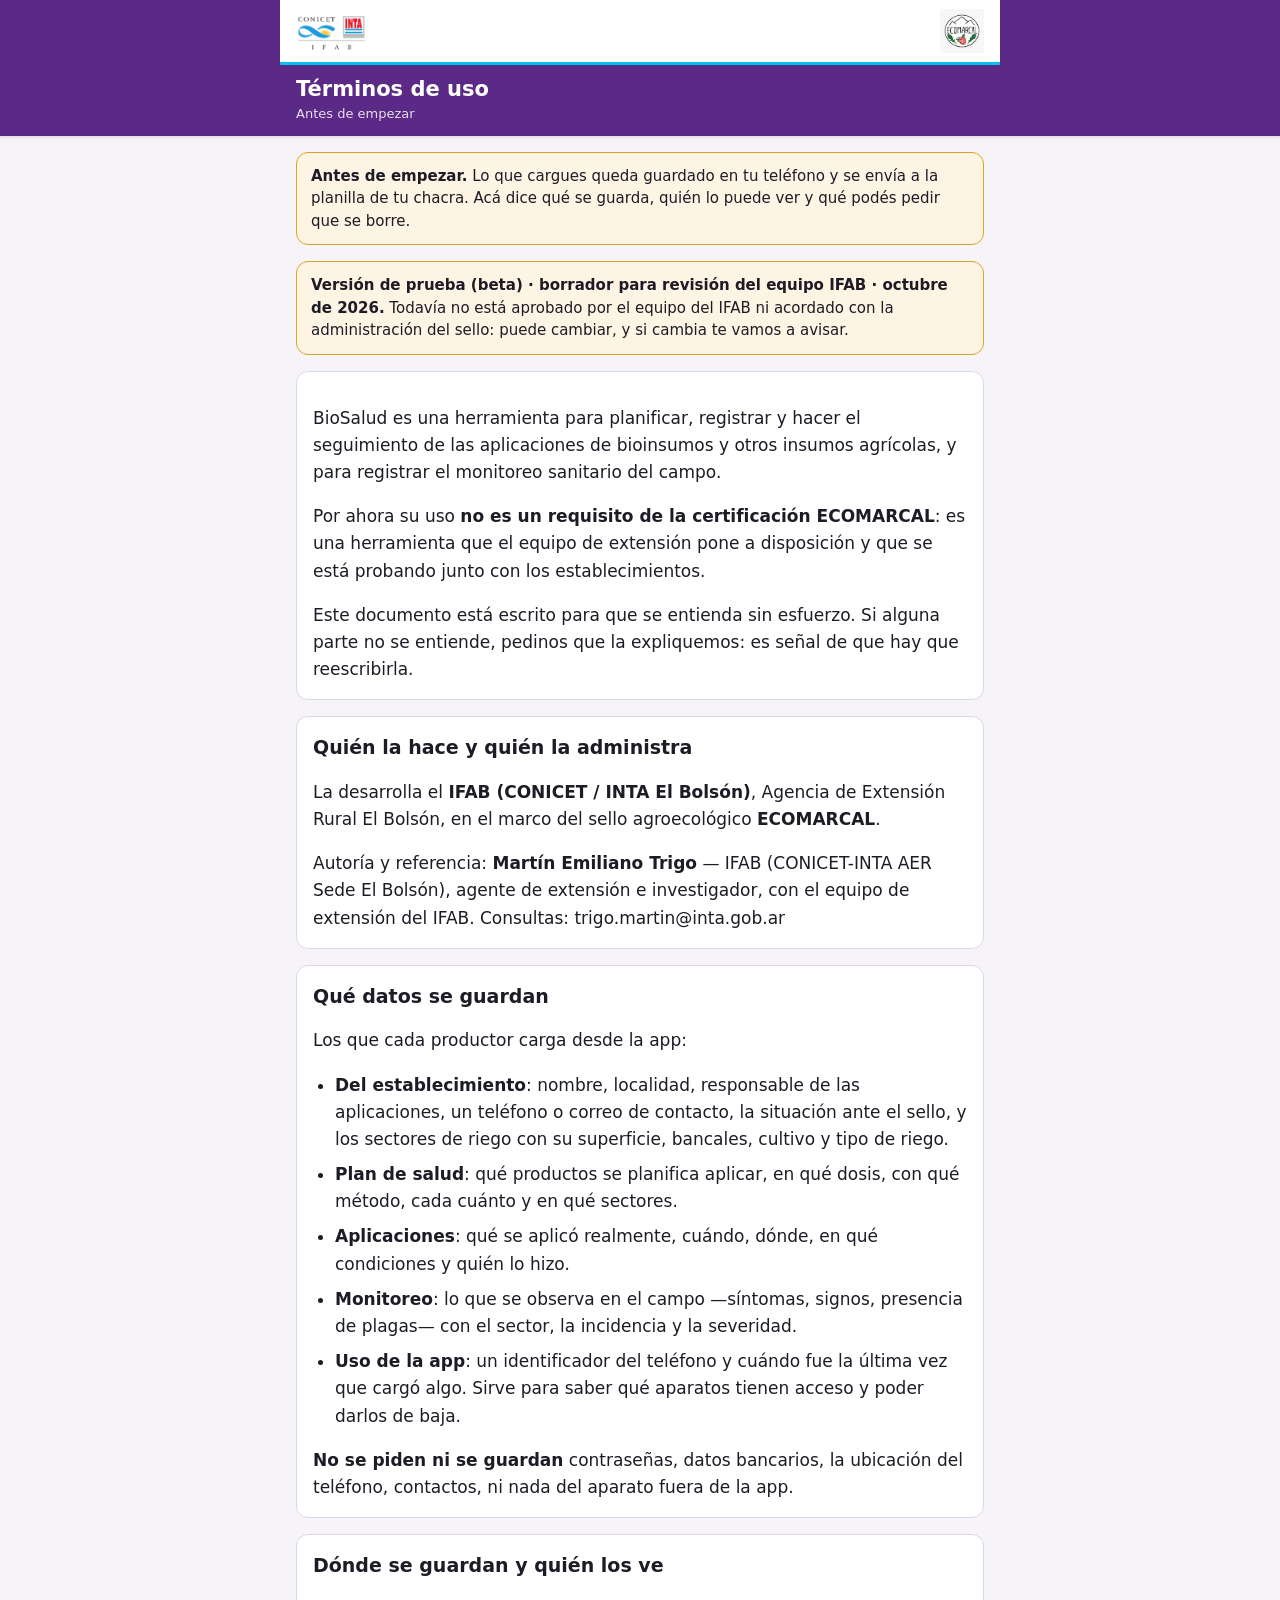
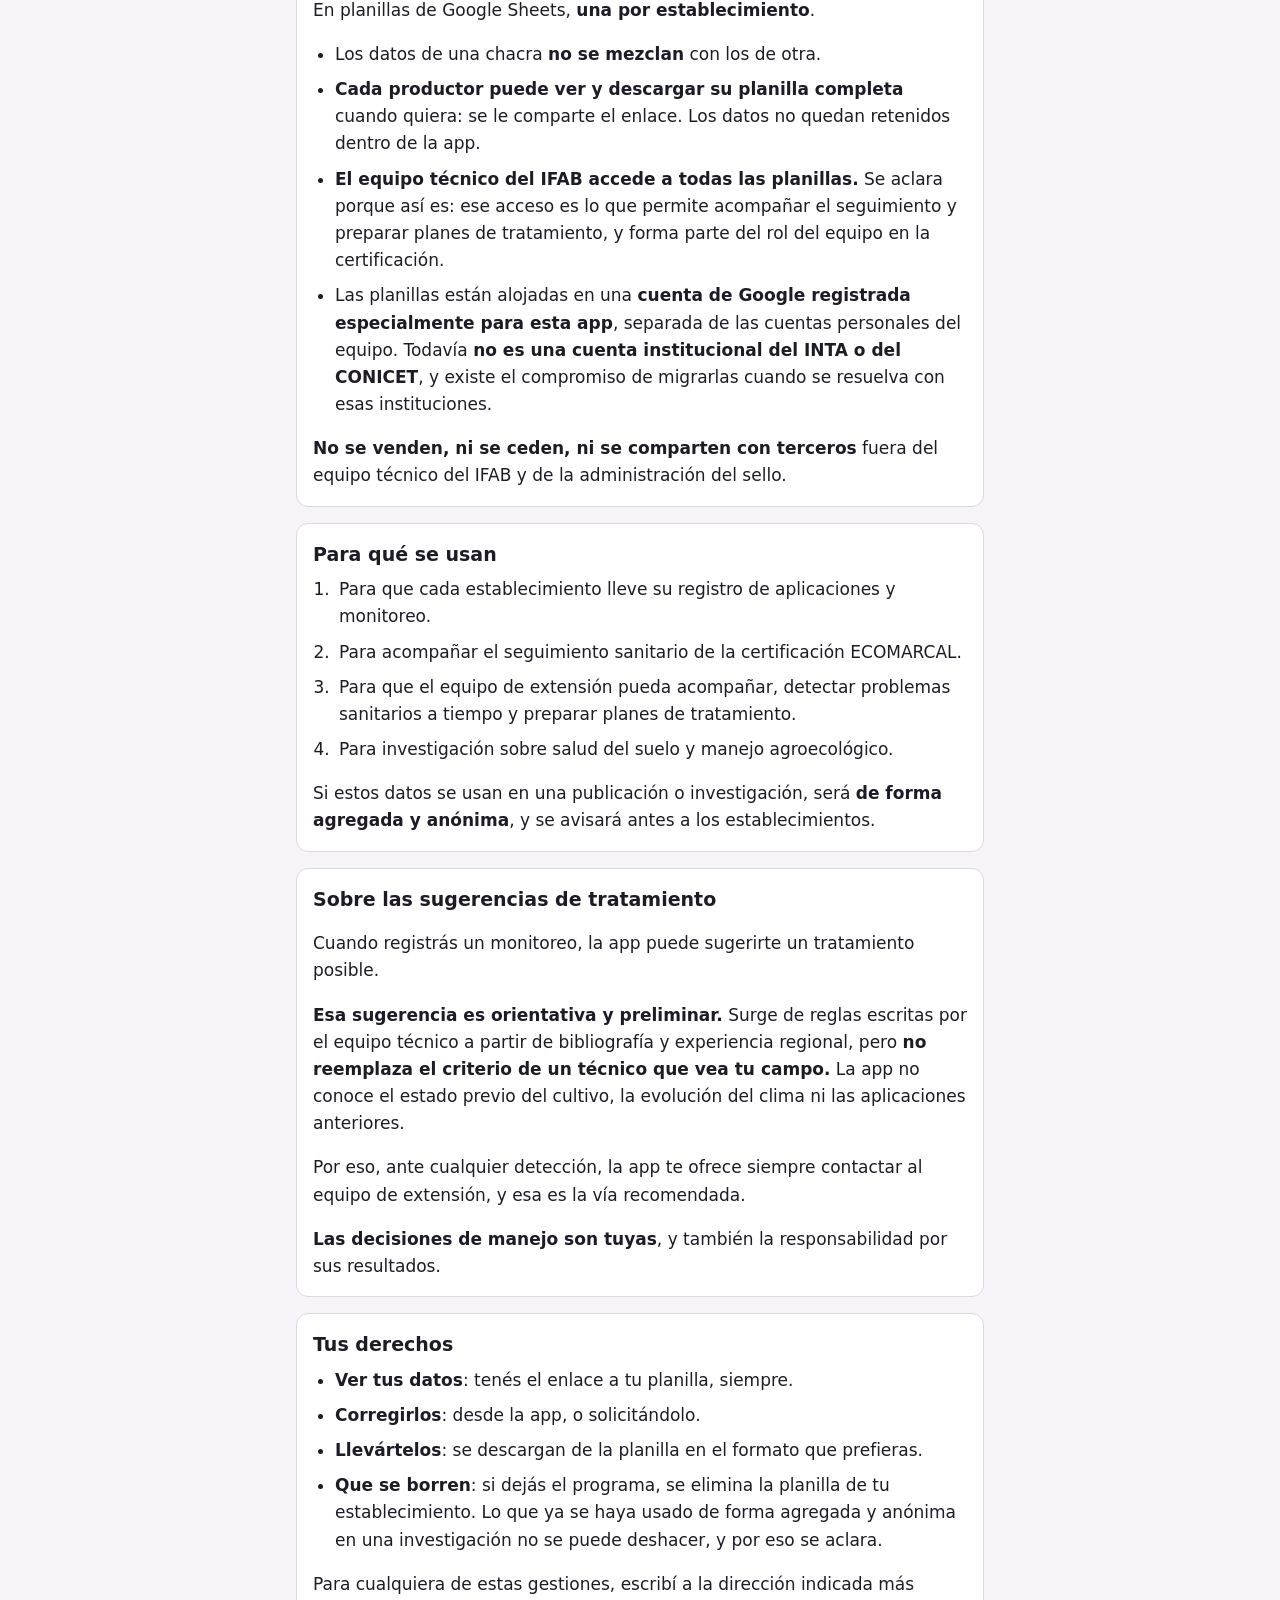
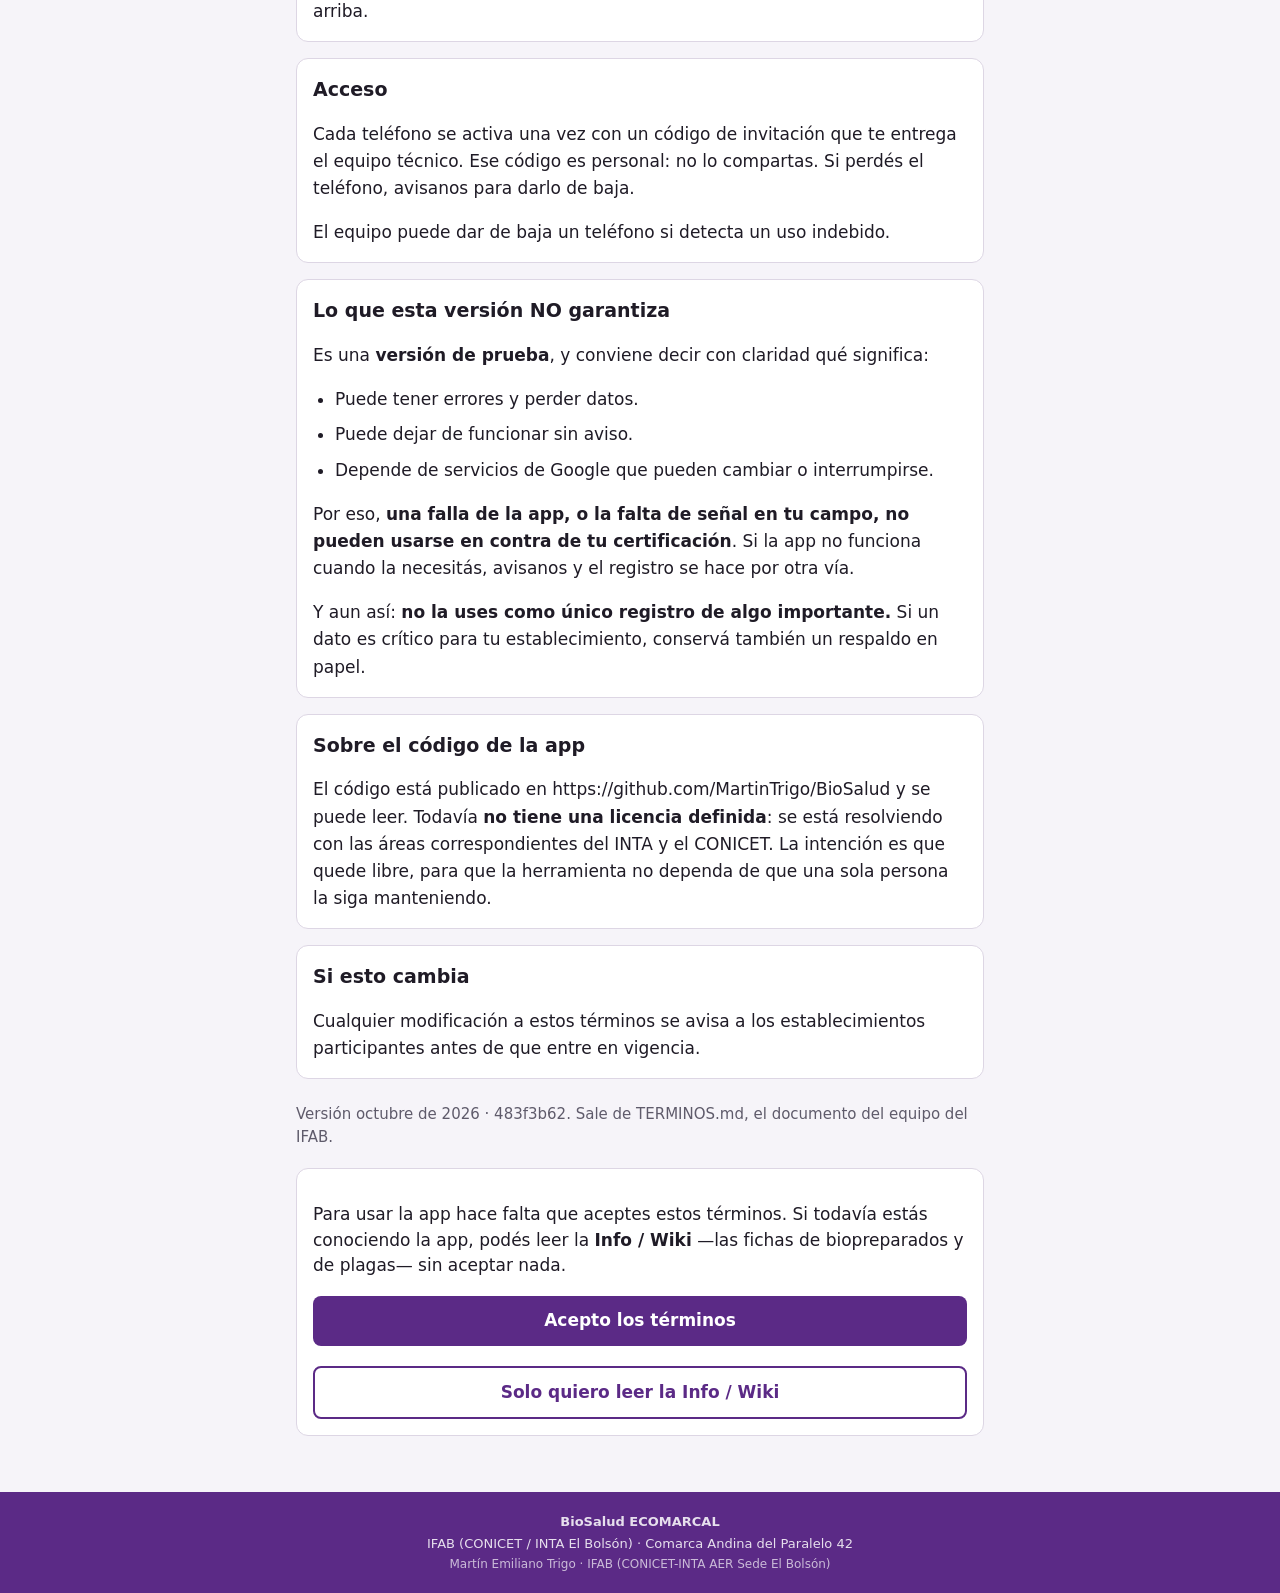
<file: docs/index.html>
<!DOCTYPE html>
<html lang="es">
<head>
  <meta charset="utf-8">
  <meta name="viewport" content="width=device-width, initial-scale=1, viewport-fit=cover">
  <meta name="theme-color" content="#5b2a86">
  <title>BioSalud ECOMARCAL</title>
  <meta name="description" content="Salud del suelo y de los cultivos. Plan de aplicaciones, seguimiento y monitoreo de campo para productores del sello agroecológico ECOMARCAL. IFAB (CONICET / INTA El Bolsón), Comarca Andina del Paralelo 42.">

  <!-- La app no carga nada de afuera: ni tipografías, ni librerías, ni imágenes
       de otros sitios. Eso permite declarar de dónde puede venir cada cosa y
       que el navegador rechace todo lo demás. Si alguna vez se colara un script
       ajeno, no llega a ejecutarse. Lo único externo permitido es el servicio de
       las planillas de Google, que es a donde se envían los registros. -->
  <meta http-equiv="Content-Security-Policy" content="
    default-src 'self';
    script-src 'self';
    style-src 'self';
    img-src 'self' data:;
    manifest-src 'self';
    connect-src 'self' https://script.google.com https://script.googleusercontent.com;
    base-uri 'none';
    form-action 'none';
    object-src 'none'">

  <!-- Al abrir un enlace externo no se le cuenta de dónde salió. -->
  <meta name="referrer" content="no-referrer">

  <link rel="manifest" href="manifest.webmanifest">
  <link rel="icon" href="img/icono-192.png">
  <link rel="apple-touch-icon" href="img/icono-192.png">
  <meta name="mobile-web-app-capable" content="yes">
  <link rel="stylesheet" href="css/estilos.css">
</head>
<body>

  <header class="cabecera">
    <!-- El logo del IFAB ya es un conjunto: trae CONICET, INTA y la sigla del
         instituto, así que no hacen falta los tres sueltos. Si algún archivo
         faltara, se muestra la sigla en texto en vez de una imagen rota
         (ver img/LEEME.md). -->
    <div class="logos">
      <span class="logo logo--ifab" data-sigla="IFAB · CONICET / INTA">
        <img src="img/logo-ifab.png" alt="IFAB · CONICET / INTA"></span>
      <span class="logo logo--sello" data-sigla="ECOMARCAL">
        <img src="img/logo-ecomarcal.jpg" alt="Sello ECOMARCAL"></span>
    </div>

    <div class="barra">
      <button class="volver" id="btn-volver" hidden aria-label="Volver al inicio">&#8592;</button>
      <div class="barra__texto">
        <h1 id="titulo-vista">BioSalud</h1>
        <p id="subtitulo-vista">Salud del suelo y los cultivos</p>
      </div>
    </div>
  </header>

  <main id="vista" class="vista" tabindex="-1">
    <p class="cargando">Cargando&hellip;</p>
  </main>

  <footer class="pie">
    <p><strong>BioSalud ECOMARCAL</strong></p>
    <p>IFAB (CONICET / INTA El Bolsón) &middot; Comarca Andina del Paralelo 42</p>
    <p class="pie__autoria">Martín Emiliano Trigo &middot; IFAB (CONICET-INTA AER Sede El Bolsón)</p>
    <p class="pie__version" id="pie-version"></p>
  </footer>

  <noscript>
    <p class="aviso aviso--error">Esta aplicación necesita JavaScript activado para funcionar.</p>
  </noscript>

  <script src="js/util.js"></script>
  <script src="js/acceso.js"></script>
  <script src="js/db.js"></script>
  <script src="js/envio.js"></script>
  <script src="js/terminos.js"></script>
  <script src="js/config.js"></script>
  <script src="js/wiki.js"></script>
  <script src="js/cobre.js"></script>
  <script src="js/plan.js"></script>
  <script src="js/seguimiento.js"></script>
  <script src="js/problemas.js"></script>
  <script src="js/monitoreo.js"></script>
  <script src="js/aplicacion.js"></script>
  <script src="js/sugerencias.js"></script>
  <script src="js/tablero.js"></script>
  <script src="js/app.js"></script>
</body>
</html>
</file>
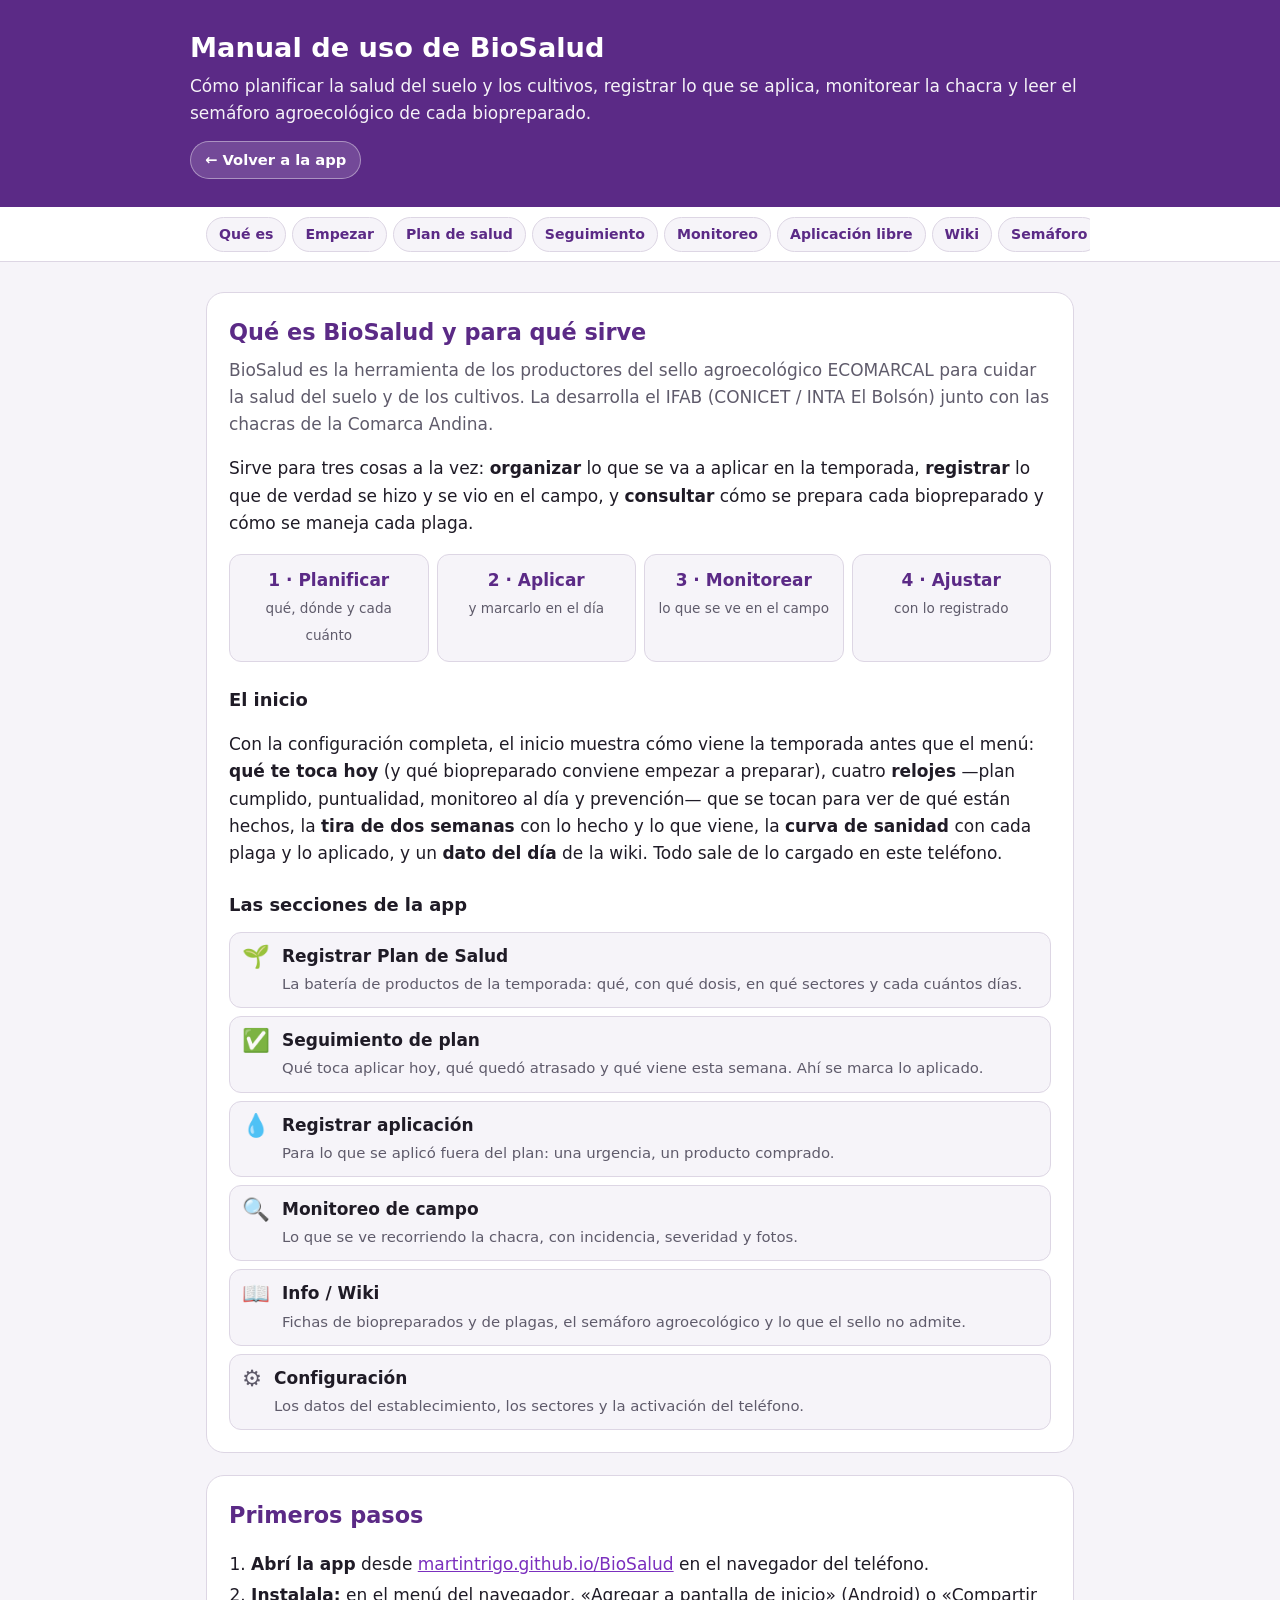
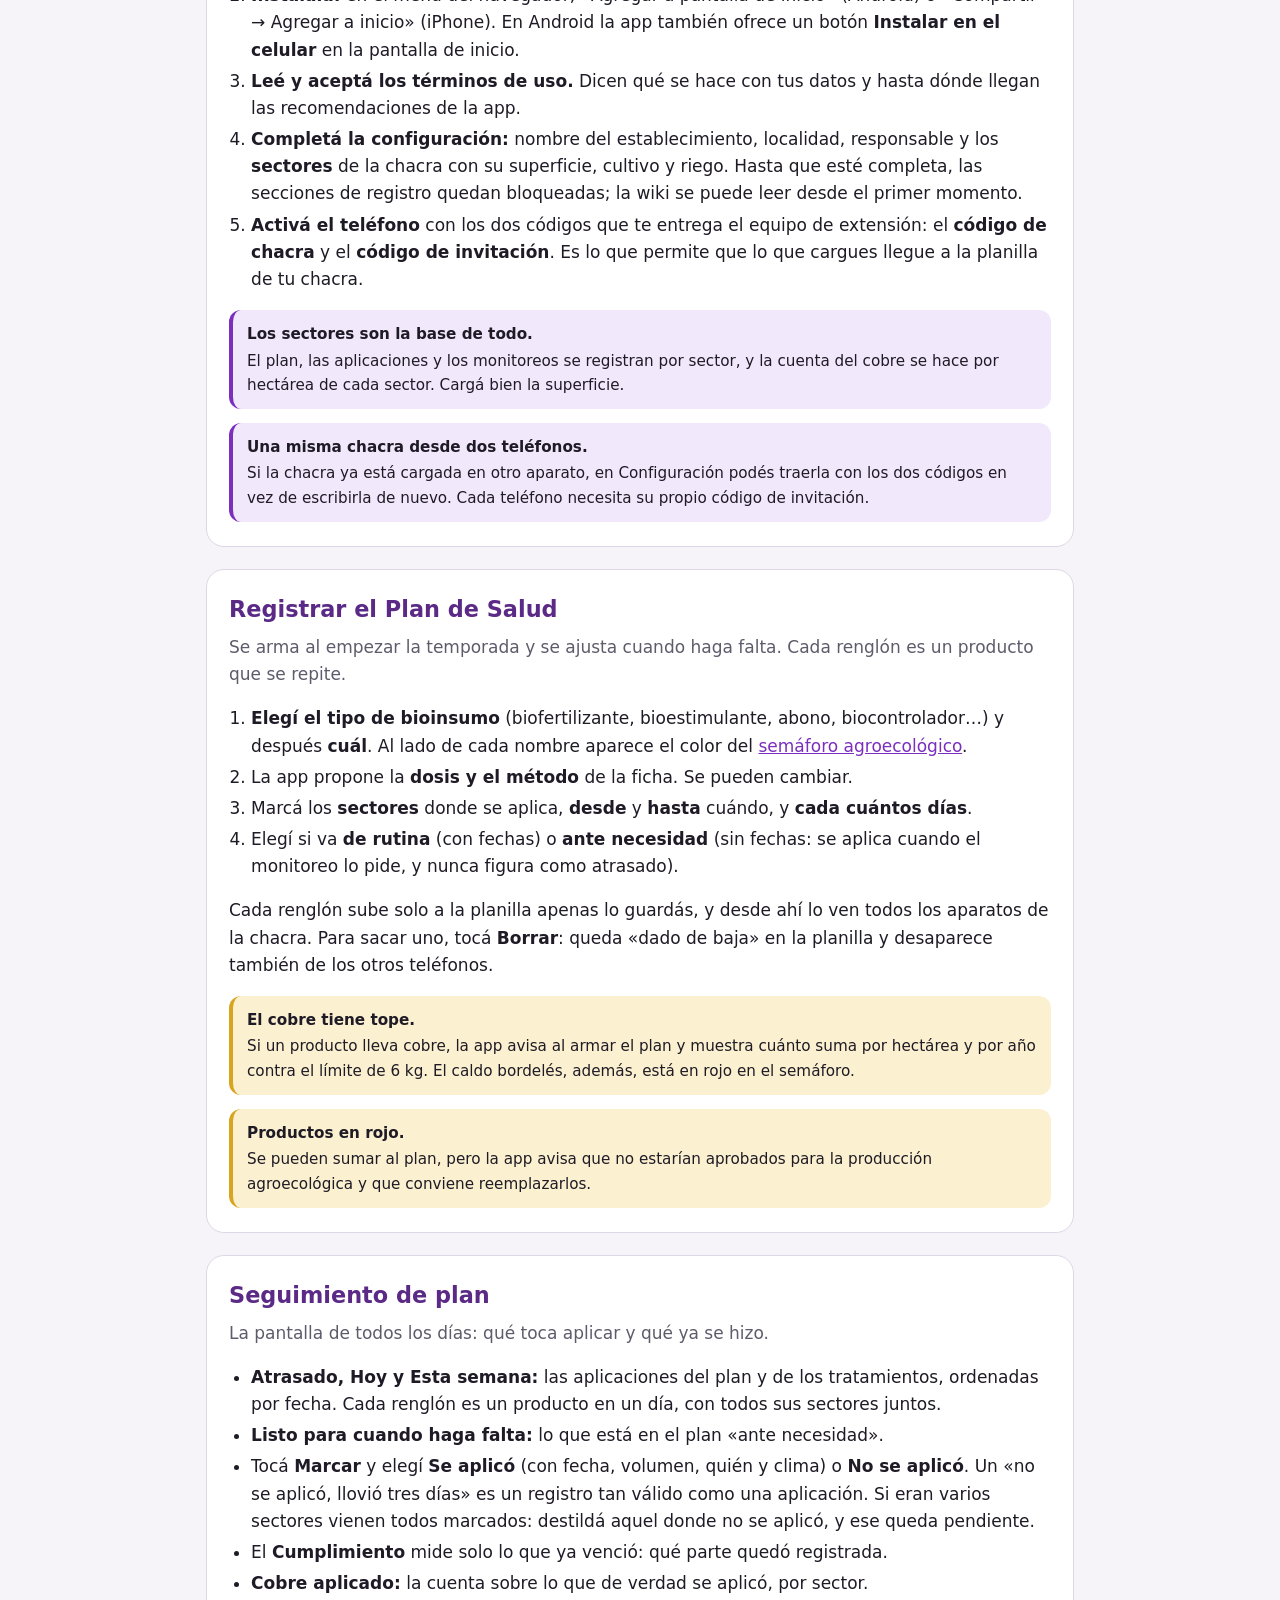
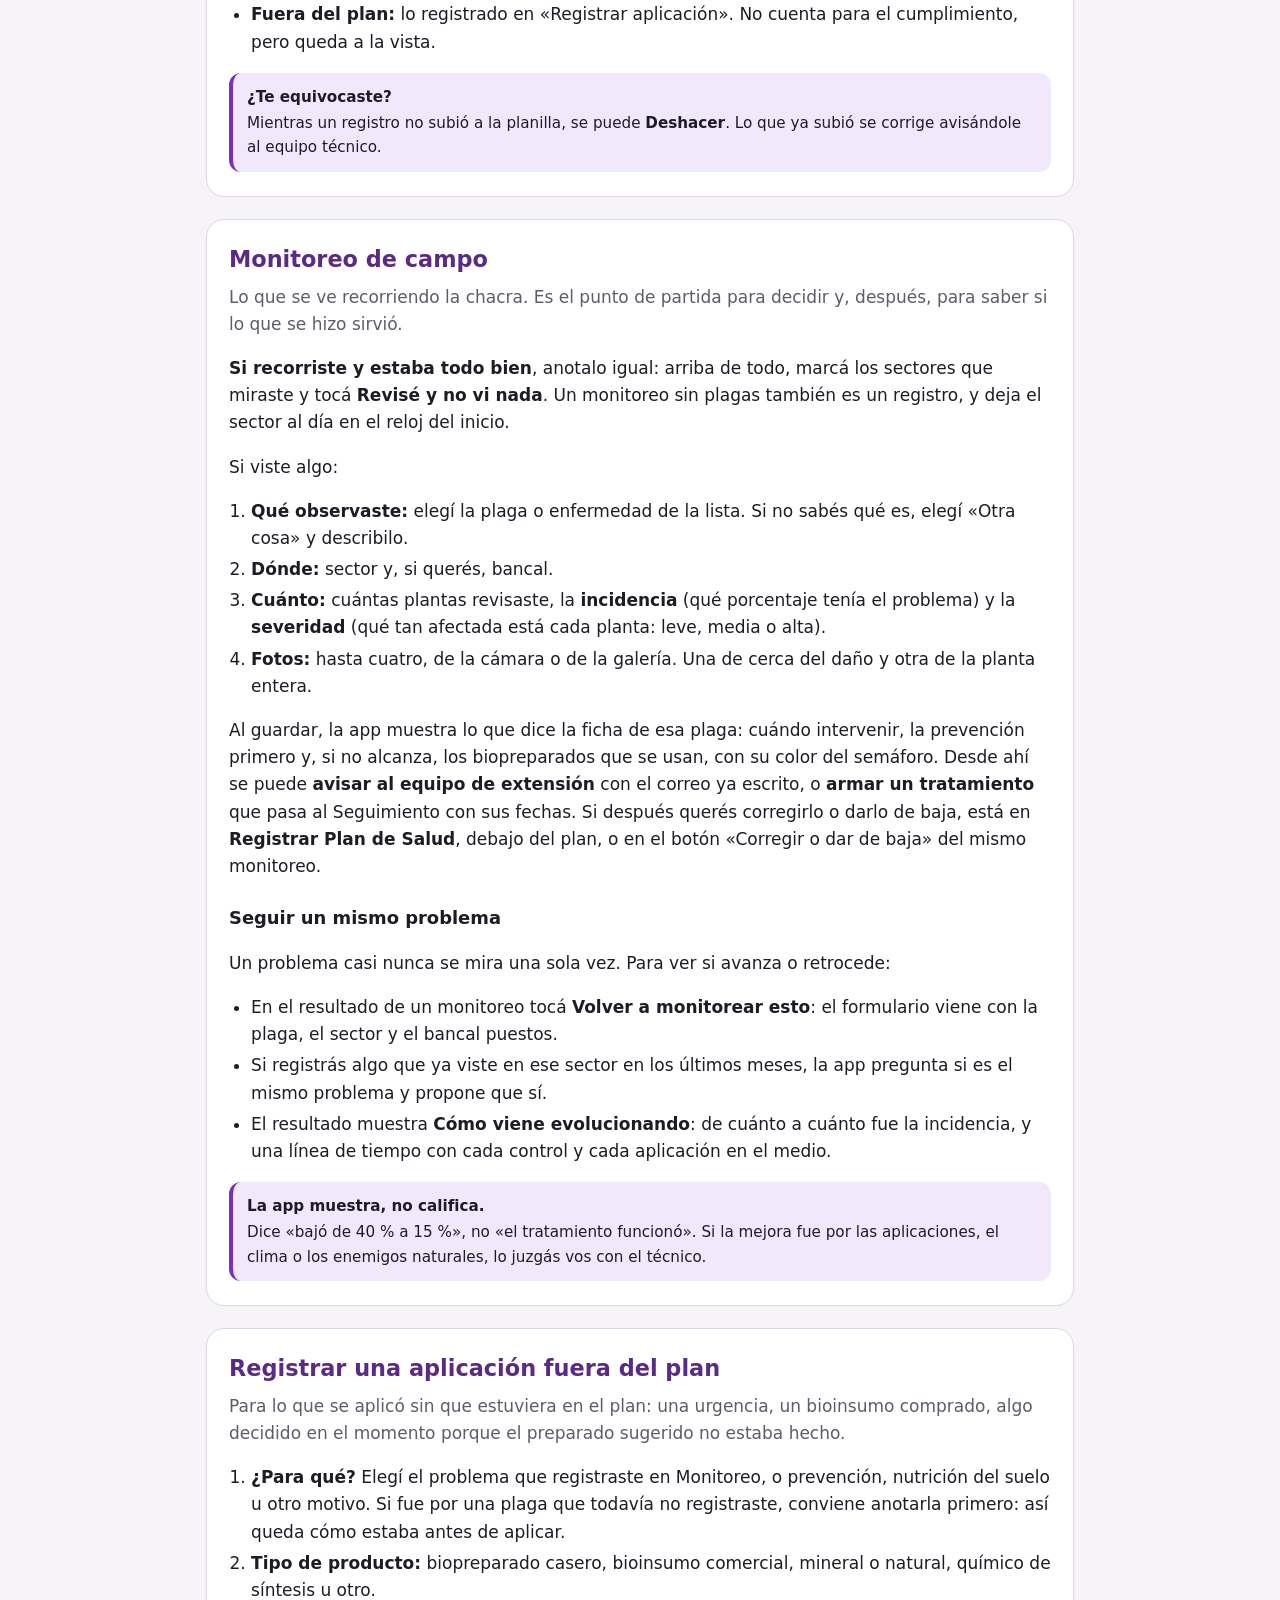
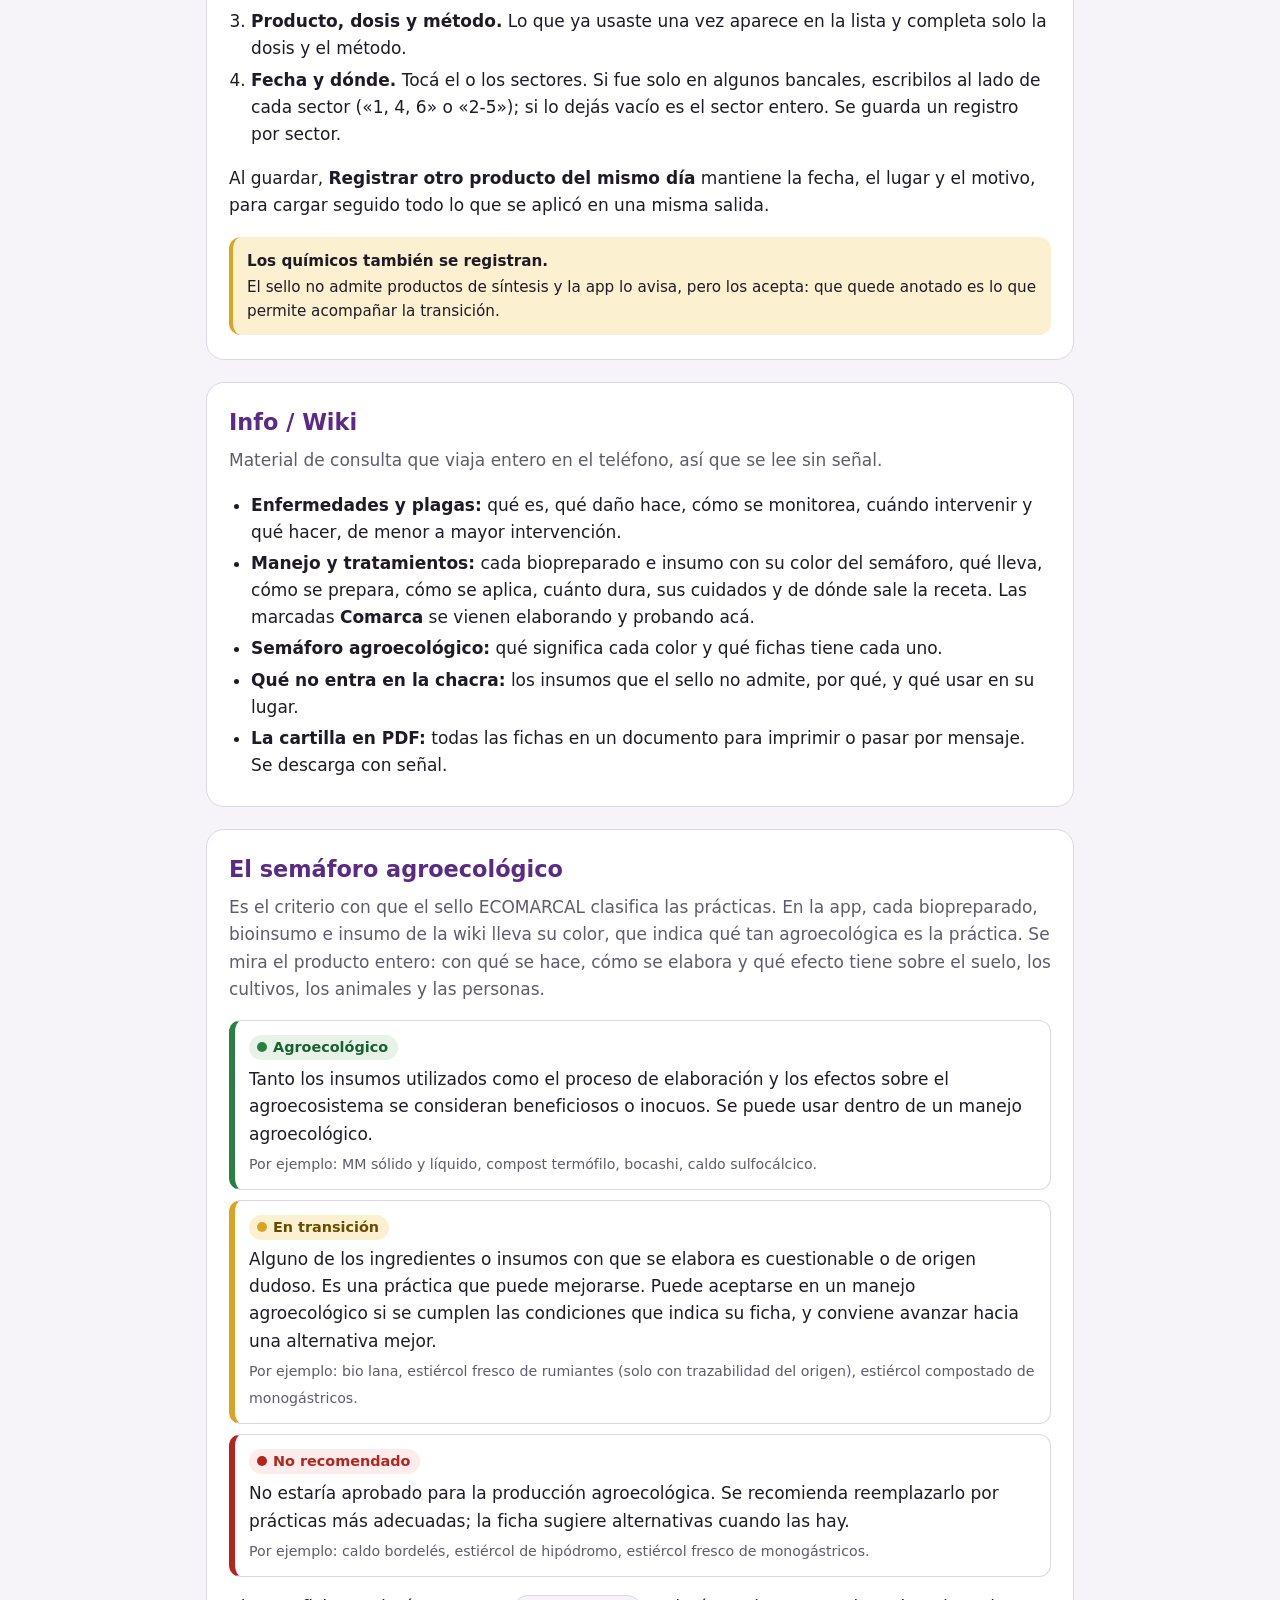
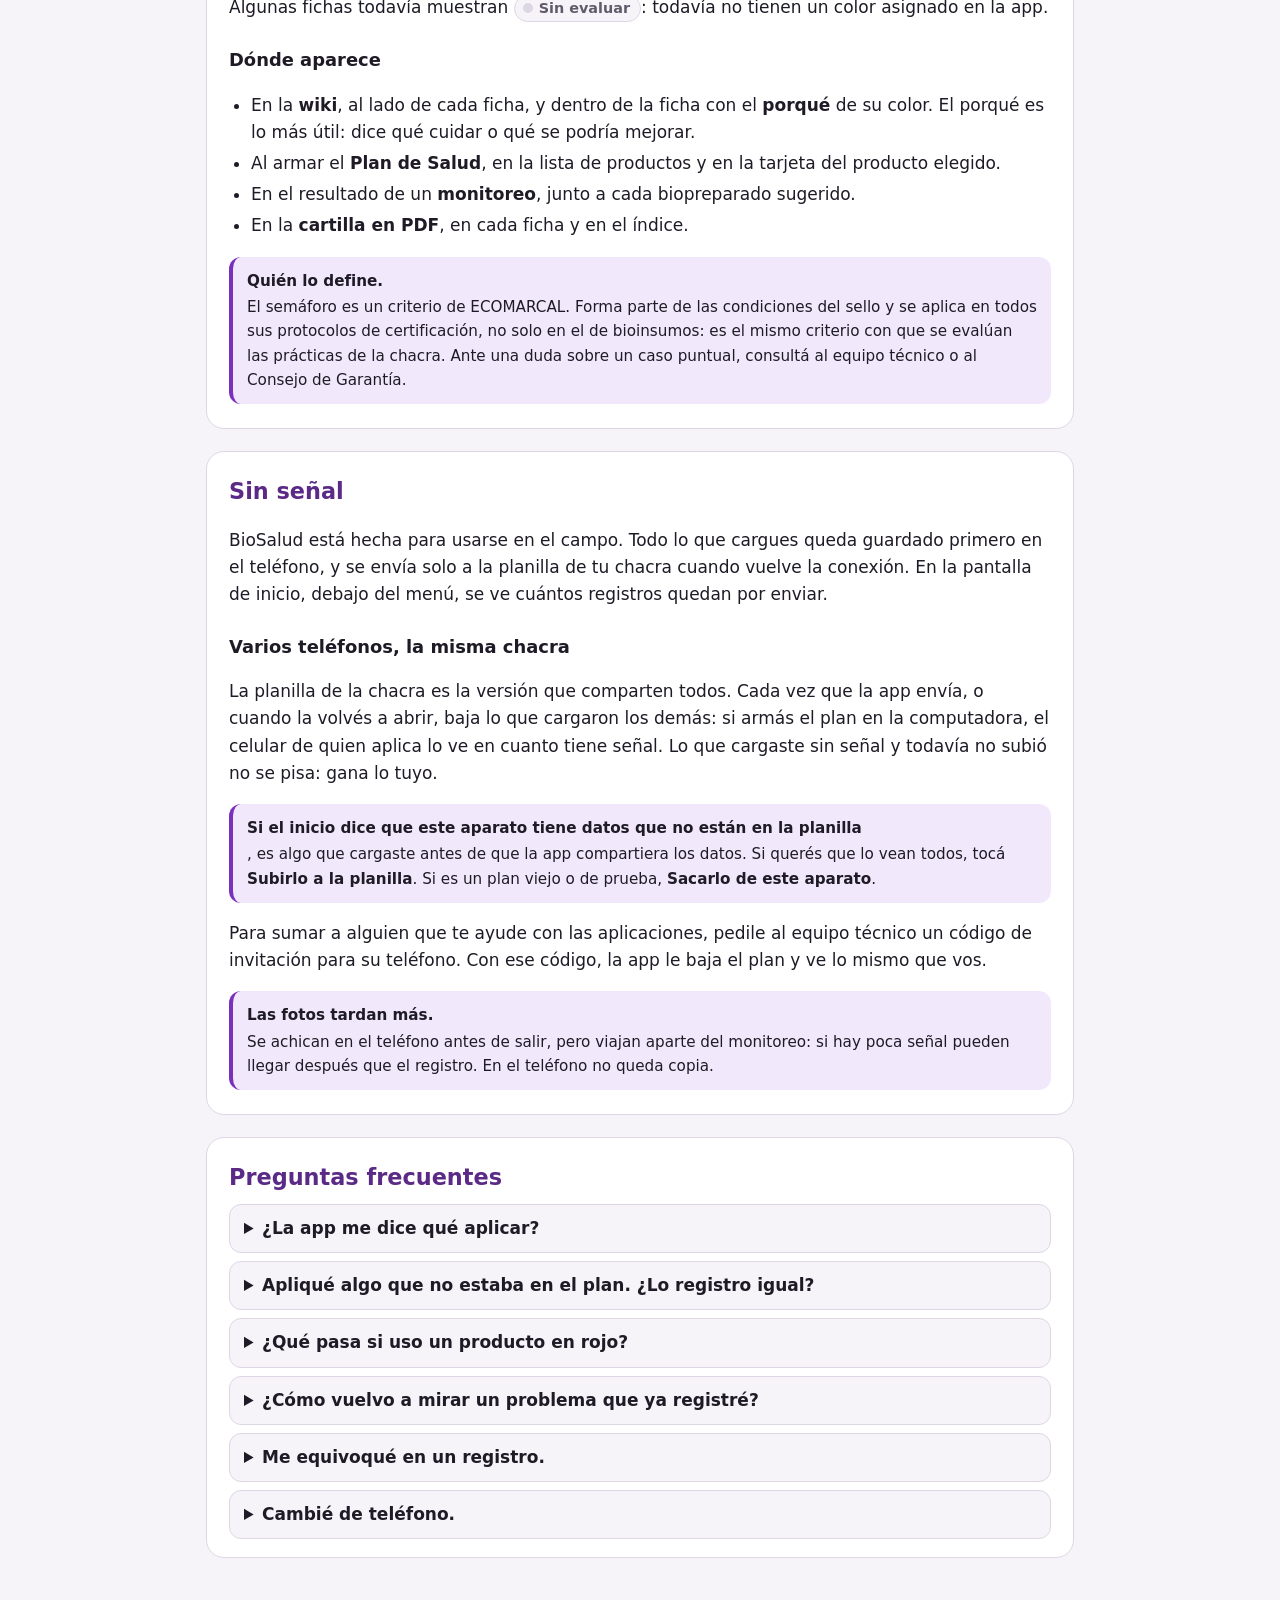
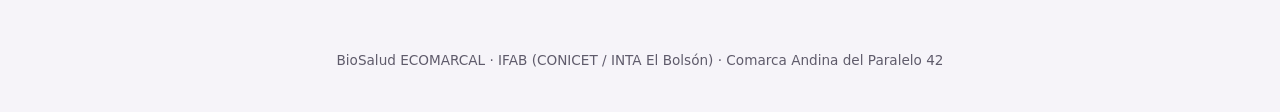
<file: docs/ayuda/index.html>
<!DOCTYPE html>
<html lang="es">
<head>
<meta charset="utf-8">
<meta name="viewport" content="width=device-width, initial-scale=1">
<meta name="theme-color" content="#5b2a86">
<title>Manual de uso · BioSalud ECOMARCAL</title>
<meta name="description" content="Cómo usar BioSalud: configurar la chacra, armar el plan de salud, seguir las aplicaciones, monitorear el campo y leer el semáforo agroecológico de cada biopreparado.">
<link rel="icon" href="../img/icono-192.png">
<!-- Página aparte de la app, como la guía de AMA Producción. Es solo texto, así
     que el service worker la guarda y se puede leer sin señal. Si se agregan
     capturas, conviene sacarlas de la lista del service worker para no
     sumarle peso al teléfono. -->
<meta http-equiv="Content-Security-Policy" content="default-src 'self'; style-src 'self' 'unsafe-inline'; img-src 'self' data:; base-uri 'none'; form-action 'none'; object-src 'none'">
<style>
  :root {
    --violeta: #5b2a86; --violeta-claro: #7b2fbe; --violeta-suave: #f1e9fb;
    --verde: #16632f; --verde-claro: #2a8043; --verde-suave: #e8f2e9;
    --dorado: #d9a521; --amarillo-suave: #fbf0cf; --amarillo-texto: #6b4b00;
    --error: #b3261e; --error-suave: #fceceb;
    --texto: #1f1b26; --gris: #5f5b6b; --fondo: #f6f4f9; --borde: #ddd6e4;
    --ancho: 900px;
  }
  * { box-sizing: border-box; }
  html { scroll-behavior: smooth; scroll-padding-top: 64px; }
  body { margin: 0; background: var(--fondo); color: var(--texto);
         font: 17px/1.6 system-ui, -apple-system, "Segoe UI", Roboto, sans-serif; }
  a { color: var(--violeta-claro); }
  header.portada { background: var(--violeta); color: #fff; padding: 32px 16px 28px; }
  .portada .dentro { max-width: var(--ancho); margin: 0 auto; }
  .portada h1 { margin: 0; font-size: 1.7rem; line-height: 1.2; }
  .portada p { margin: 8px 0 0; opacity: .94; }
  .volver { display: inline-block; margin-top: 14px; color: #fff; background: #ffffff26;
            border: 1px solid #ffffff66; padding: 6px 14px; border-radius: 999px;
            text-decoration: none; font-weight: 600; font-size: .92rem; }
  nav.indice { position: sticky; top: 0; z-index: 5; background: #fff; border-bottom: 1px solid var(--borde); }
  nav.indice .dentro { max-width: var(--ancho); margin: 0 auto; display: flex; gap: 6px; overflow-x: auto;
                       padding: 10px 16px; scrollbar-width: none; }
  nav.indice a { flex: 0 0 auto; text-decoration: none; padding: 5px 12px; border-radius: 999px;
                 background: var(--fondo); border: 1px solid var(--borde); font-size: .88rem;
                 font-weight: 600; color: var(--violeta); }
  main { max-width: var(--ancho); margin: 0 auto; padding: 8px 16px 60px; }
  section { background: #fff; border: 1px solid var(--borde); border-radius: 18px; padding: 22px 22px 10px; margin: 22px 0; }
  h2 { margin: 0 0 6px; font-size: 1.4rem; color: var(--violeta); }
  h3 { margin: 24px 0 6px; font-size: 1.12rem; }
  .bajada { color: var(--gris); margin-top: 0; }
  ol, ul { padding-left: 1.3em; }
  li { margin: 4px 0; }
  .consejo, .ojo { border-radius: 12px; padding: 12px 14px; margin: 14px 0; font-size: .95rem; }
  .consejo { background: var(--violeta-suave); border-left: 4px solid var(--violeta-claro); }
  .ojo { background: var(--amarillo-suave); border-left: 4px solid var(--dorado); }
  .consejo b:first-child, .ojo b:first-child { display: block; margin-bottom: 2px; }
  .ciclo { display: grid; grid-template-columns: repeat(4, 1fr); gap: 8px; margin: 16px 0 10px; }
  .ciclo div { background: var(--fondo); border: 1px solid var(--borde); border-radius: 12px; padding: 12px; text-align: center; }
  .ciclo b { display: block; color: var(--violeta); }
  .ciclo span { font-size: .85rem; color: var(--gris); }
  .menu-app { display: grid; gap: 8px; margin: 12px 0; padding: 0; list-style: none; }
  .menu-app li { display: flex; gap: 12px; align-items: flex-start; background: var(--fondo);
                 border: 1px solid var(--borde); border-radius: 12px; padding: 10px 12px; margin: 0; }
  .menu-app .ico { font-size: 1.4rem; line-height: 1.2; }
  .menu-app b { display: block; }
  .menu-app span { font-size: .93rem; color: var(--gris); }
  /* El semáforo: la palabra va siempre, no solo el color. */
  .luz { display: inline-block; padding: 1px 10px 1px 8px; border-radius: 999px; font-weight: 700;
         font-size: .9rem; white-space: nowrap; }
  .luz::before { content: ""; display: inline-block; width: 10px; height: 10px; border-radius: 50%; margin-right: 6px; }
  .luz--verde { background: var(--verde-suave); color: var(--verde); }
  .luz--verde::before { background: var(--verde-claro); }
  .luz--amarillo { background: var(--amarillo-suave); color: var(--amarillo-texto); }
  .luz--amarillo::before { background: var(--dorado); }
  .luz--rojo { background: var(--error-suave); color: var(--error); }
  .luz--rojo::before { background: var(--error); }
  .luz--sin { background: var(--fondo); color: var(--gris); border: 1px solid var(--borde); }
  .luz--sin::before { background: var(--borde); }
  .colores { display: grid; gap: 10px; margin: 14px 0; }
  .color { border: 1px solid var(--borde); border-left-width: 6px; border-radius: 12px; padding: 12px 14px; }
  .color--verde { border-left-color: var(--verde-claro); }
  .color--amarillo { border-left-color: var(--dorado); }
  .color--rojo { border-left-color: var(--error); }
  .color p { margin: 6px 0 2px; }
  .color small { color: var(--gris); }
  details { border: 1px solid var(--borde); border-radius: 12px; padding: 10px 14px; margin: 8px 0; background: var(--fondo); }
  summary { cursor: pointer; font-weight: 600; }
  footer { text-align: center; color: var(--gris); font-size: .85rem; padding: 10px 16px 40px; }
  @media (max-width: 560px) {
    body { font-size: 16px; }
    .portada h1 { font-size: 1.45rem; }
    section { padding: 18px 16px 8px; border-radius: 14px; }
    .ciclo { grid-template-columns: repeat(2, 1fr); }
  }
</style>
</head>
<body>

<header class="portada">
  <div class="dentro">
    <h1>Manual de uso de BioSalud</h1>
    <p>Cómo planificar la salud del suelo y los cultivos, registrar lo que se aplica,
    monitorear la chacra y leer el semáforo agroecológico de cada biopreparado.</p>
    <a class="volver" href="../">← Volver a la app</a>
  </div>
</header>

<nav class="indice" aria-label="Secciones">
  <div class="dentro">
    <a href="#que-es">Qué es</a>
    <a href="#empezar">Empezar</a>
    <a href="#plan">Plan de salud</a>
    <a href="#seguimiento">Seguimiento</a>
    <a href="#monitoreo">Monitoreo</a>
    <a href="#aplicacion">Aplicación libre</a>
    <a href="#wiki">Wiki</a>
    <a href="#semaforo">Semáforo</a>
    <a href="#senal">Sin señal</a>
    <a href="#preguntas">Preguntas</a>
  </div>
</nav>

<main>

<!-- ================================================================== -->
<section id="que-es">
  <h2>Qué es BioSalud y para qué sirve</h2>
  <p class="bajada">BioSalud es la herramienta de los productores del sello
  agroecológico ECOMARCAL para cuidar la salud del suelo y de los cultivos. La
  desarrolla el IFAB (CONICET / INTA El Bolsón) junto con las chacras de la
  Comarca Andina.</p>

  <p>Sirve para tres cosas a la vez: <b>organizar</b> lo que se va a aplicar en la
  temporada, <b>registrar</b> lo que de verdad se hizo y se vio en el campo, y
  <b>consultar</b> cómo se prepara cada biopreparado y cómo se maneja cada plaga.</p>

  <div class="ciclo">
    <div><b>1 · Planificar</b><span>qué, dónde y cada cuánto</span></div>
    <div><b>2 · Aplicar</b><span>y marcarlo en el día</span></div>
    <div><b>3 · Monitorear</b><span>lo que se ve en el campo</span></div>
    <div><b>4 · Ajustar</b><span>con lo registrado</span></div>
  </div>

  <h3>El inicio</h3>
  <p>Con la configuración completa, el inicio muestra cómo viene la temporada antes que el
  menú: <b>qué te toca hoy</b> (y qué biopreparado conviene empezar a preparar), cuatro
  <b>relojes</b> —plan cumplido, puntualidad, monitoreo al día y prevención— que se tocan
  para ver de qué están hechos, la <b>tira de dos semanas</b> con lo hecho y lo que viene, la
  <b>curva de sanidad</b> con cada plaga y lo aplicado, y un <b>dato del día</b> de la wiki.
  Todo sale de lo cargado en este teléfono.</p>

  <h3>Las secciones de la app</h3>
  <ul class="menu-app">
    <li><span class="ico">🌱</span><div><b>Registrar Plan de Salud</b>
      <span>La batería de productos de la temporada: qué, con qué dosis, en qué sectores y cada cuántos días.</span></div></li>
    <li><span class="ico">✅</span><div><b>Seguimiento de plan</b>
      <span>Qué toca aplicar hoy, qué quedó atrasado y qué viene esta semana. Ahí se marca lo aplicado.</span></div></li>
    <li><span class="ico">💧</span><div><b>Registrar aplicación</b>
      <span>Para lo que se aplicó fuera del plan: una urgencia, un producto comprado.</span></div></li>
    <li><span class="ico">🔍</span><div><b>Monitoreo de campo</b>
      <span>Lo que se ve recorriendo la chacra, con incidencia, severidad y fotos.</span></div></li>
    <li><span class="ico">📖</span><div><b>Info / Wiki</b>
      <span>Fichas de biopreparados y de plagas, el semáforo agroecológico y lo que el sello no admite.</span></div></li>
    <li><span class="ico">⚙️</span><div><b>Configuración</b>
      <span>Los datos del establecimiento, los sectores y la activación del teléfono.</span></div></li>
  </ul>
</section>

<!-- ================================================================== -->
<section id="empezar">
  <h2>Primeros pasos</h2>
  <ol>
    <li><b>Abrí la app</b> desde <a href="https://martintrigo.github.io/BioSalud/">martintrigo.github.io/BioSalud</a>
      en el navegador del teléfono.</li>
    <li><b>Instalala:</b> en el menú del navegador, «Agregar a pantalla de inicio» (Android) o
      «Compartir → Agregar a inicio» (iPhone). En Android la app también ofrece un botón
      <b>Instalar en el celular</b> en la pantalla de inicio.</li>
    <li><b>Leé y aceptá los términos de uso.</b> Dicen qué se hace con tus datos y hasta dónde
      llegan las recomendaciones de la app.</li>
    <li><b>Completá la configuración:</b> nombre del establecimiento, localidad, responsable y
      los <b>sectores</b> de la chacra con su superficie, cultivo y riego. Hasta que esté
      completa, las secciones de registro quedan bloqueadas; la wiki se puede leer desde el
      primer momento.</li>
    <li><b>Activá el teléfono</b> con los dos códigos que te entrega el equipo de extensión: el
      <b>código de chacra</b> y el <b>código de invitación</b>. Es lo que permite que lo que
      cargues llegue a la planilla de tu chacra.</li>
  </ol>
  <div class="consejo"><b>Los sectores son la base de todo.</b>
  El plan, las aplicaciones y los monitoreos se registran por sector, y la cuenta del
  cobre se hace por hectárea de cada sector. Cargá bien la superficie.</div>
  <div class="consejo"><b>Una misma chacra desde dos teléfonos.</b>
  Si la chacra ya está cargada en otro aparato, en Configuración podés traerla con los
  dos códigos en vez de escribirla de nuevo. Cada teléfono necesita su propio código de
  invitación.</div>
</section>

<!-- ================================================================== -->
<section id="plan">
  <h2>Registrar el Plan de Salud</h2>
  <p class="bajada">Se arma al empezar la temporada y se ajusta cuando haga falta. Cada
  renglón es un producto que se repite.</p>
  <ol>
    <li><b>Elegí el tipo de bioinsumo</b> (biofertilizante, bioestimulante, abono,
      biocontrolador…) y después <b>cuál</b>. Al lado de cada nombre aparece el color del
      <a href="#semaforo">semáforo agroecológico</a>.</li>
    <li>La app propone la <b>dosis y el método</b> de la ficha. Se pueden cambiar.</li>
    <li>Marcá los <b>sectores</b> donde se aplica, <b>desde</b> y <b>hasta</b> cuándo, y
      <b>cada cuántos días</b>.</li>
    <li>Elegí si va <b>de rutina</b> (con fechas) o <b>ante necesidad</b> (sin fechas: se
      aplica cuando el monitoreo lo pide, y nunca figura como atrasado).</li>
  </ol>
  <p>Cada renglón sube solo a la planilla apenas lo guardás, y desde ahí lo ven todos
  los aparatos de la chacra. Para sacar uno, tocá <b>Borrar</b>: queda «dado de baja» en
  la planilla y desaparece también de los otros teléfonos.</p>
  <div class="ojo"><b>El cobre tiene tope.</b>
  Si un producto lleva cobre, la app avisa al armar el plan y muestra cuánto suma por
  hectárea y por año contra el límite de 6 kg. El caldo bordelés, además, está en rojo
  en el semáforo.</div>
  <div class="ojo"><b>Productos en rojo.</b>
  Se pueden sumar al plan, pero la app avisa que no estarían aprobados para la producción
  agroecológica y que conviene reemplazarlos.</div>
</section>

<!-- ================================================================== -->
<section id="seguimiento">
  <h2>Seguimiento de plan</h2>
  <p class="bajada">La pantalla de todos los días: qué toca aplicar y qué ya se hizo.</p>
  <ul>
    <li><b>Atrasado, Hoy y Esta semana:</b> las aplicaciones del plan y de los tratamientos,
      ordenadas por fecha. Cada renglón es un producto en un día, con todos sus
      sectores juntos.</li>
    <li><b>Listo para cuando haga falta:</b> lo que está en el plan «ante necesidad».</li>
    <li>Tocá <b>Marcar</b> y elegí <b>Se aplicó</b> (con fecha, volumen, quién y clima) o
      <b>No se aplicó</b>. Un «no se aplicó, llovió tres días» es un registro tan válido como
      una aplicación. Si eran varios sectores vienen todos marcados: destildá aquel
      donde no se aplicó, y ese queda pendiente.</li>
    <li>El <b>Cumplimiento</b> mide solo lo que ya venció: qué parte quedó registrada.</li>
    <li><b>Cobre aplicado:</b> la cuenta sobre lo que de verdad se aplicó, por sector.</li>
    <li><b>Fuera del plan:</b> lo registrado en «Registrar aplicación». No cuenta para el
      cumplimiento, pero queda a la vista.</li>
  </ul>
  <div class="consejo"><b>¿Te equivocaste?</b>
  Mientras un registro no subió a la planilla, se puede <b>Deshacer</b>. Lo que ya subió
  se corrige avisándole al equipo técnico.</div>
</section>

<!-- ================================================================== -->
<section id="monitoreo">
  <h2>Monitoreo de campo</h2>
  <p class="bajada">Lo que se ve recorriendo la chacra. Es el punto de partida para decidir
  y, después, para saber si lo que se hizo sirvió.</p>
  <p><b>Si recorriste y estaba todo bien</b>, anotalo igual: arriba de todo, marcá los
  sectores que miraste y tocá <b>Revisé y no vi nada</b>. Un monitoreo sin plagas también
  es un registro, y deja el sector al día en el reloj del inicio.</p>
  <p>Si viste algo:</p>
  <ol>
    <li><b>Qué observaste:</b> elegí la plaga o enfermedad de la lista. Si no sabés qué es,
      elegí «Otra cosa» y describilo.</li>
    <li><b>Dónde:</b> sector y, si querés, bancal.</li>
    <li><b>Cuánto:</b> cuántas plantas revisaste, la <b>incidencia</b> (qué porcentaje tenía
      el problema) y la <b>severidad</b> (qué tan afectada está cada planta: leve, media o
      alta).</li>
    <li><b>Fotos:</b> hasta cuatro, de la cámara o de la galería. Una de cerca del daño y
      otra de la planta entera.</li>
  </ol>
  <p>Al guardar, la app muestra lo que dice la ficha de esa plaga: cuándo intervenir, la
  prevención primero y, si no alcanza, los biopreparados que se usan, con su color del
  semáforo. Desde ahí se puede <b>avisar al equipo de extensión</b> con el correo ya
  escrito, o <b>armar un tratamiento</b> que pasa al Seguimiento con sus fechas. Si
  después querés corregirlo o darlo de baja, está en <b>Registrar Plan de Salud</b>,
  debajo del plan, o en el botón «Corregir o dar de baja» del mismo monitoreo.</p>

  <h3>Seguir un mismo problema</h3>
  <p>Un problema casi nunca se mira una sola vez. Para ver si avanza o retrocede:</p>
  <ul>
    <li>En el resultado de un monitoreo tocá <b>Volver a monitorear esto</b>: el formulario
      viene con la plaga, el sector y el bancal puestos.</li>
    <li>Si registrás algo que ya viste en ese sector en los últimos meses, la app pregunta
      si es el mismo problema y propone que sí.</li>
    <li>El resultado muestra <b>Cómo viene evolucionando</b>: de cuánto a cuánto fue la
      incidencia, y una línea de tiempo con cada control y cada aplicación en el medio.</li>
  </ul>
  <div class="consejo"><b>La app muestra, no califica.</b>
  Dice «bajó de 40 % a 15 %», no «el tratamiento funcionó». Si la mejora fue por las
  aplicaciones, el clima o los enemigos naturales, lo juzgás vos con el técnico.</div>
</section>

<!-- ================================================================== -->
<section id="aplicacion">
  <h2>Registrar una aplicación fuera del plan</h2>
  <p class="bajada">Para lo que se aplicó sin que estuviera en el plan: una urgencia, un
  bioinsumo comprado, algo decidido en el momento porque el preparado sugerido no estaba
  hecho.</p>
  <ol>
    <li><b>¿Para qué?</b> Elegí el problema que registraste en Monitoreo, o prevención,
      nutrición del suelo u otro motivo. Si fue por una plaga que todavía no registraste,
      conviene anotarla primero: así queda cómo estaba antes de aplicar.</li>
    <li><b>Tipo de producto:</b> biopreparado casero, bioinsumo comercial, mineral o
      natural, químico de síntesis u otro.</li>
    <li><b>Producto, dosis y método.</b> Lo que ya usaste una vez aparece en la lista y
      completa solo la dosis y el método.</li>
    <li><b>Fecha y dónde.</b> Tocá el o los sectores. Si fue solo en algunos bancales,
      escribilos al lado de cada sector («1, 4, 6» o «2-5»); si lo dejás vacío es el
      sector entero. Se guarda un registro por sector.</li>
  </ol>
  <p>Al guardar, <b>Registrar otro producto del mismo día</b> mantiene la fecha, el lugar y
  el motivo, para cargar seguido todo lo que se aplicó en una misma salida.</p>
  <div class="ojo"><b>Los químicos también se registran.</b>
  El sello no admite productos de síntesis y la app lo avisa, pero los acepta: que quede
  anotado es lo que permite acompañar la transición.</div>
</section>

<!-- ================================================================== -->
<section id="wiki">
  <h2>Info / Wiki</h2>
  <p class="bajada">Material de consulta que viaja entero en el teléfono, así que se lee
  sin señal.</p>
  <ul>
    <li><b>Enfermedades y plagas:</b> qué es, qué daño hace, cómo se monitorea, cuándo
      intervenir y qué hacer, de menor a mayor intervención.</li>
    <li><b>Manejo y tratamientos:</b> cada biopreparado e insumo con su color del semáforo,
      qué lleva, cómo se prepara, cómo se aplica, cuánto dura, sus cuidados y de dónde sale
      la receta. Las marcadas <b>Comarca</b> se vienen elaborando y probando acá.</li>
    <li><b>Semáforo agroecológico:</b> qué significa cada color y qué fichas tiene cada uno.</li>
    <li><b>Qué no entra en la chacra:</b> los insumos que el sello no admite, por qué, y qué
      usar en su lugar.</li>
    <li><b>La cartilla en PDF:</b> todas las fichas en un documento para imprimir o pasar por
      mensaje. Se descarga con señal.</li>
  </ul>
</section>

<!-- ================================================================== -->
<section id="semaforo">
  <h2>El semáforo agroecológico</h2>
  <p class="bajada">Es el criterio con que el sello ECOMARCAL clasifica las prácticas. En
  la app, cada biopreparado, bioinsumo e insumo de la wiki lleva su color, que indica qué
  tan agroecológica es la práctica. Se mira el producto entero: con
  qué se hace, cómo se elabora y qué efecto tiene sobre el suelo, los cultivos, los
  animales y las personas.</p>

  <div class="colores">
    <div class="color color--verde">
      <span class="luz luz--verde">Agroecológico</span>
      <p>Tanto los insumos utilizados como el proceso de elaboración y los efectos sobre el
      agroecosistema se consideran beneficiosos o inocuos. Se puede usar dentro de un
      manejo agroecológico.</p>
      <small>Por ejemplo: MM sólido y líquido, compost termófilo, bocashi, caldo sulfocálcico.</small>
    </div>
    <div class="color color--amarillo">
      <span class="luz luz--amarillo">En transición</span>
      <p>Alguno de los ingredientes o insumos con que se elabora es cuestionable o de origen
      dudoso. Es una práctica que puede mejorarse. Puede aceptarse en un manejo
      agroecológico si se cumplen las condiciones que indica su ficha, y conviene avanzar
      hacia una alternativa mejor.</p>
      <small>Por ejemplo: bio lana, estiércol fresco de rumiantes (solo con trazabilidad del
      origen), estiércol compostado de monogástricos.</small>
    </div>
    <div class="color color--rojo">
      <span class="luz luz--rojo">No recomendado</span>
      <p>No estaría aprobado para la producción agroecológica. Se recomienda reemplazarlo por
      prácticas más adecuadas; la ficha sugiere alternativas cuando las hay.</p>
      <small>Por ejemplo: caldo bordelés, estiércol de hipódromo, estiércol fresco de monogástricos.</small>
    </div>
  </div>

  <p>Algunas fichas todavía muestran <span class="luz luz--sin">Sin evaluar</span>: todavía
  no tienen un color asignado en la app.</p>

  <h3>Dónde aparece</h3>
  <ul>
    <li>En la <b>wiki</b>, al lado de cada ficha, y dentro de la ficha con el <b>porqué</b> de
      su color. El porqué es lo más útil: dice qué cuidar o qué se podría mejorar.</li>
    <li>Al armar el <b>Plan de Salud</b>, en la lista de productos y en la tarjeta del
      producto elegido.</li>
    <li>En el resultado de un <b>monitoreo</b>, junto a cada biopreparado sugerido.</li>
    <li>En la <b>cartilla en PDF</b>, en cada ficha y en el índice.</li>
  </ul>

  <div class="consejo"><b>Quién lo define.</b>
  El semáforo es un criterio de ECOMARCAL. Forma parte de las condiciones del sello y se
  aplica en todos sus protocolos de certificación, no solo en el de bioinsumos: es el
  mismo criterio con que se evalúan las prácticas de la chacra. Ante una duda sobre un
  caso puntual, consultá al equipo técnico o al Consejo de Garantía.</div>
</section>

<!-- ================================================================== -->
<section id="senal">
  <h2>Sin señal</h2>
  <p>BioSalud está hecha para usarse en el campo. Todo lo que cargues queda guardado
  primero en el teléfono, y se envía solo a la planilla de tu chacra cuando vuelve la
  conexión. En la pantalla de inicio, debajo del menú, se ve cuántos registros quedan
  por enviar.</p>
  <h3>Varios teléfonos, la misma chacra</h3>
  <p>La planilla de la chacra es la versión que comparten todos. Cada vez que la app
  envía, o cuando la volvés a abrir, baja lo que cargaron los demás: si armás el plan en
  la computadora, el celular de quien aplica lo ve en cuanto tiene señal. Lo que cargaste
  sin señal y todavía no subió no se pisa: gana lo tuyo.</p>
  <div class="consejo"><b>Si el inicio dice que este aparato tiene datos que no están en
  la planilla</b>, es algo que cargaste antes de que la app compartiera los datos. Si
  querés que lo vean todos, tocá <b>Subirlo a la planilla</b>. Si es un plan viejo o de
  prueba, <b>Sacarlo de este aparato</b>.</div>
  <p>Para sumar a alguien que te ayude con las aplicaciones, pedile al equipo técnico un
  código de invitación para su teléfono. Con ese código, la app le baja el plan y ve lo
  mismo que vos.</p>
  <div class="consejo"><b>Las fotos tardan más.</b>
  Se achican en el teléfono antes de salir, pero viajan aparte del monitoreo: si hay poca
  señal pueden llegar después que el registro. En el teléfono no queda copia.</div>
</section>

<!-- ================================================================== -->
<section id="preguntas">
  <h2>Preguntas frecuentes</h2>
  <details><summary>¿La app me dice qué aplicar?</summary>
    <p>Acerca lo que dicen las fichas y la bibliografía, con la prevención primero. Las
    decisiones de manejo son tuyas, y ante la duda conviene consultar al equipo de
    extensión antes de aplicar algo que no esté en el plan.</p></details>
  <details><summary>Apliqué algo que no estaba en el plan. ¿Lo registro igual?</summary>
    <p>Sí, en <b>Registrar aplicación</b>. Si fue por un problema que viste, elegilo en
    «¿Para qué?» y la aplicación aparece en la historia de ese problema.</p></details>
  <details><summary>¿Qué pasa si uso un producto en rojo?</summary>
    <p>La app lo deja registrar y avisa. El semáforo es un criterio de certificación de
    ECOMARCAL, y un producto en rojo no estaría aprobado para la producción agroecológica.
    Registrarlo igual es lo correcto: conviene hablarlo con el equipo técnico para buscar
    cómo reemplazarlo.</p></details>
  <details><summary>¿Cómo vuelvo a mirar un problema que ya registré?</summary>
    <p>En Monitoreo, abrí «Lo que registraste», tocá el problema y después <b>Volver a
    monitorear esto</b>.</p></details>
  <details><summary>Me equivoqué en un registro.</summary>
    <p>Si todavía no subió a la planilla, aparece el botón <b>Deshacer</b>. Si ya subió,
    avisale al equipo técnico para que lo corrija.</p></details>
  <details><summary>Cambié de teléfono.</summary>
    <p>Pedile al equipo de extensión un código de invitación nuevo, y en Configuración
    traé la chacra con el código de chacra y la invitación.</p></details>
</section>

</main>

<footer>
  BioSalud ECOMARCAL · IFAB (CONICET / INTA El Bolsón) · Comarca Andina del Paralelo 42
</footer>

</body>
</html>
</file>
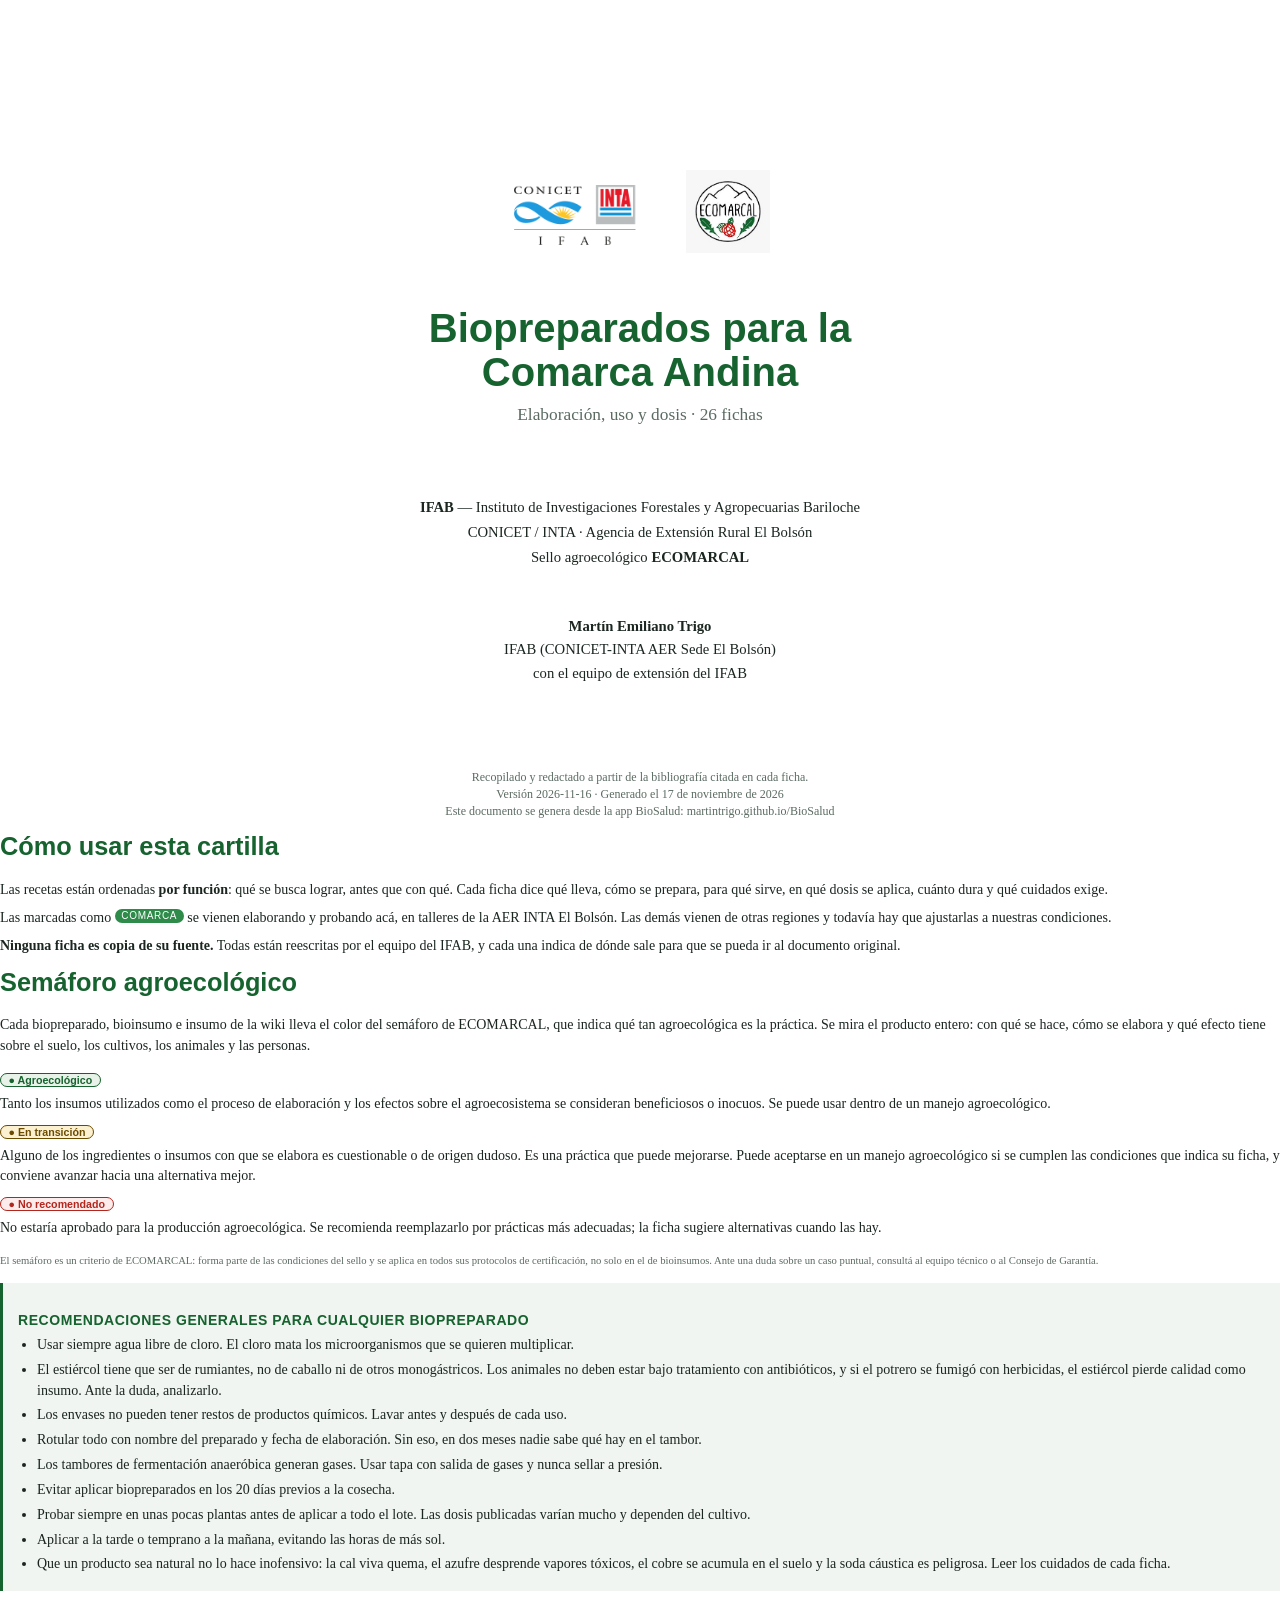
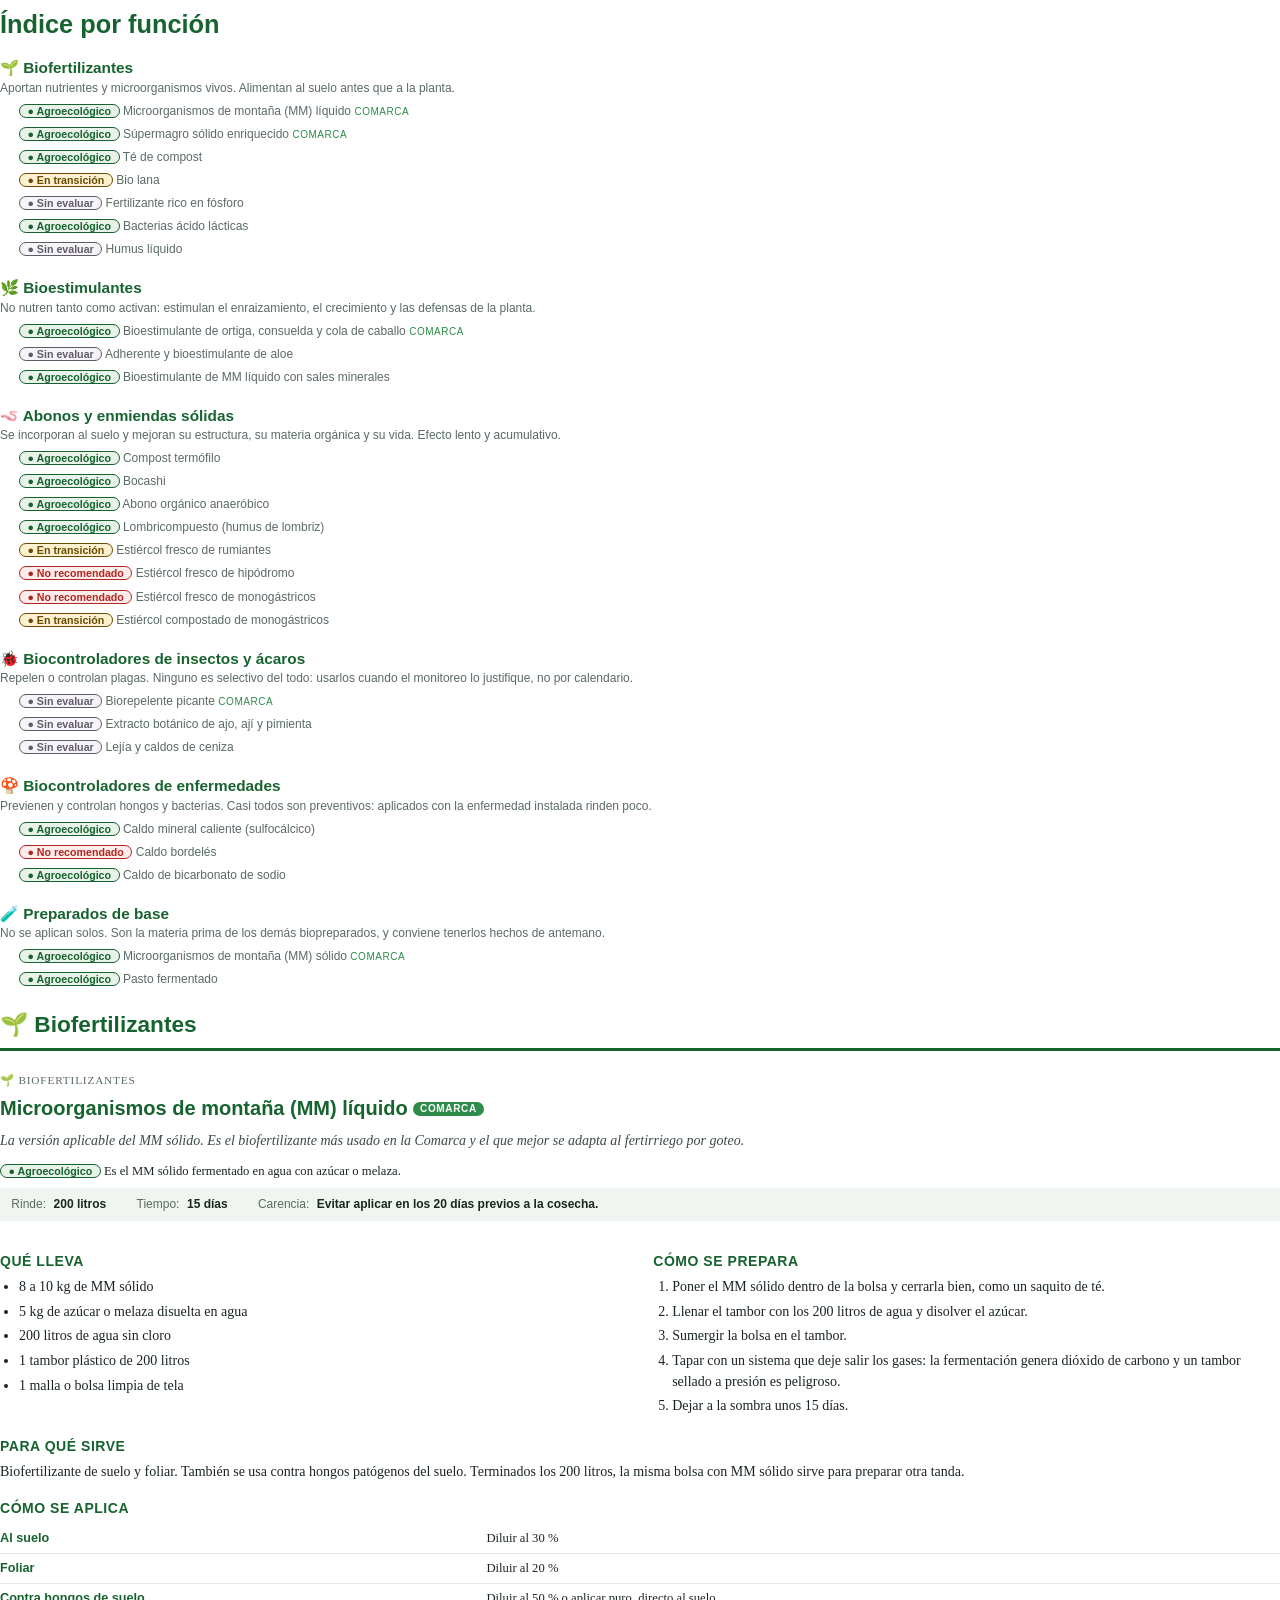
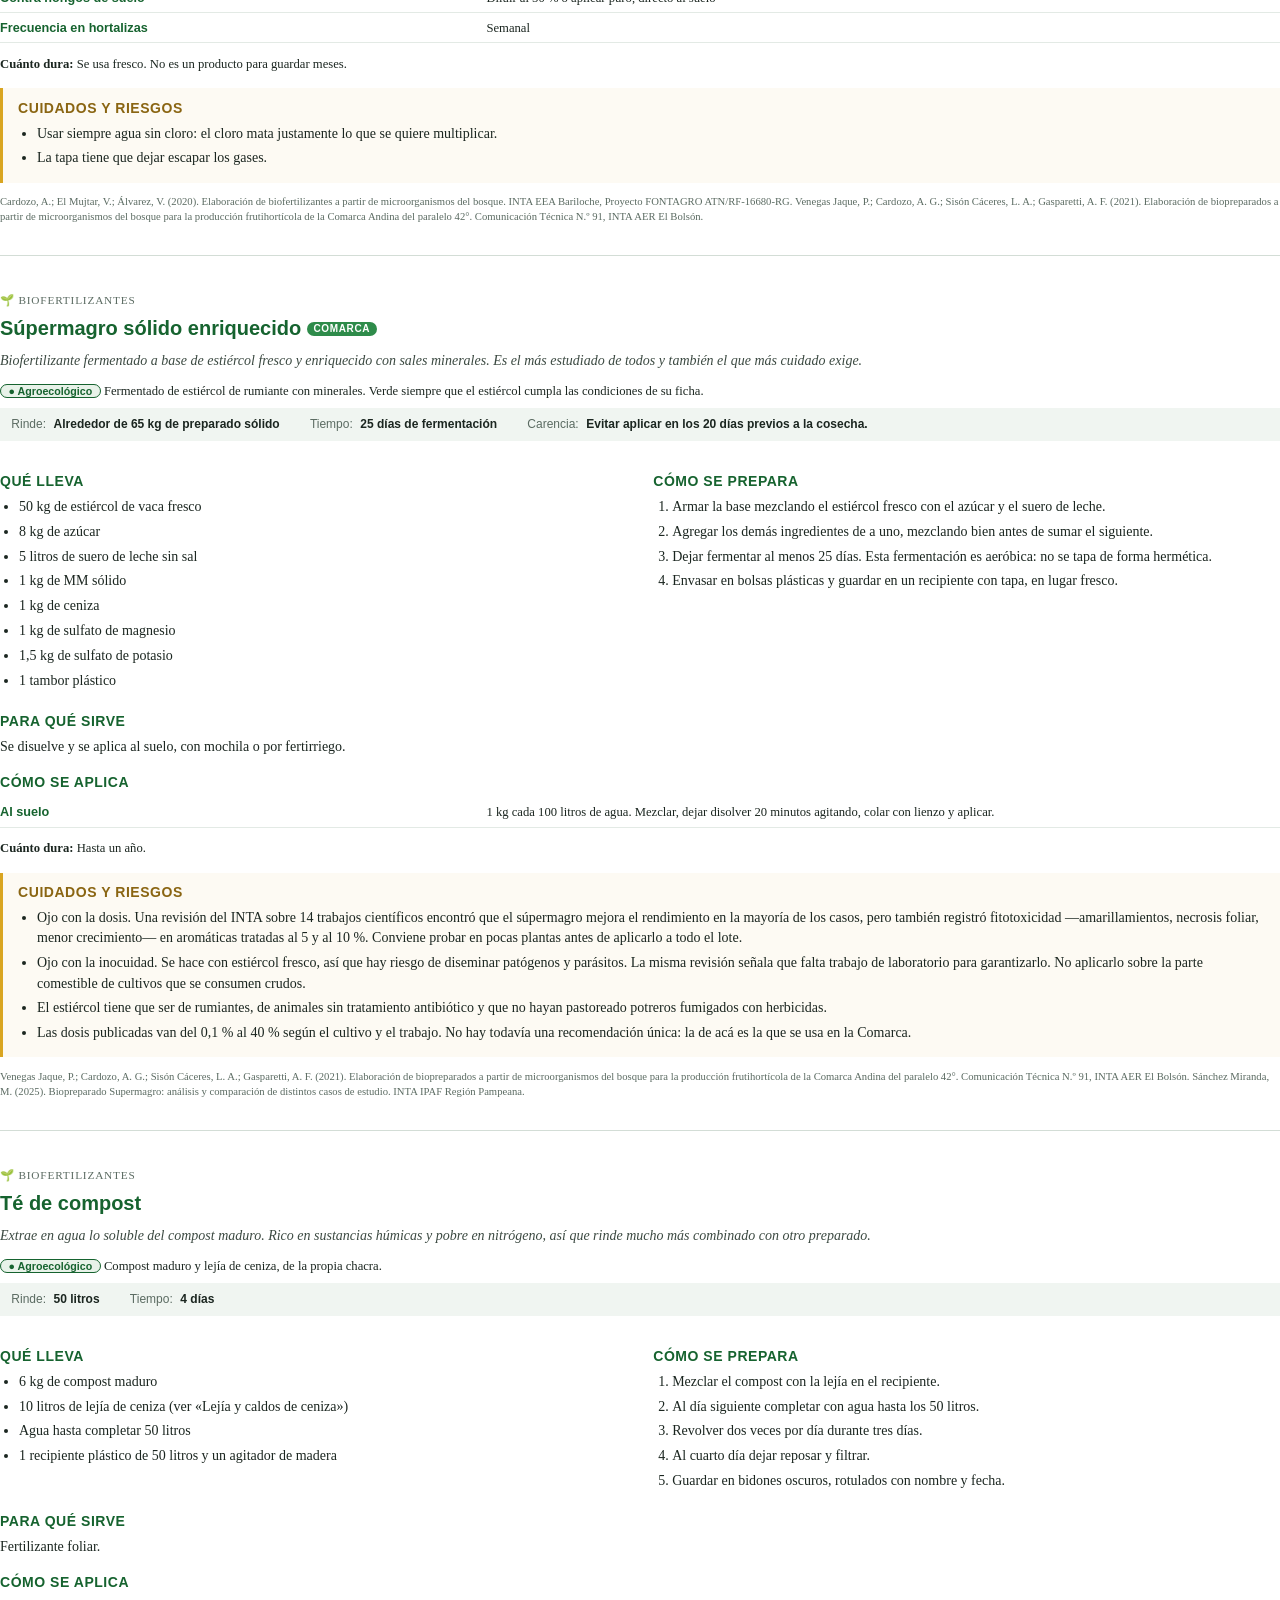
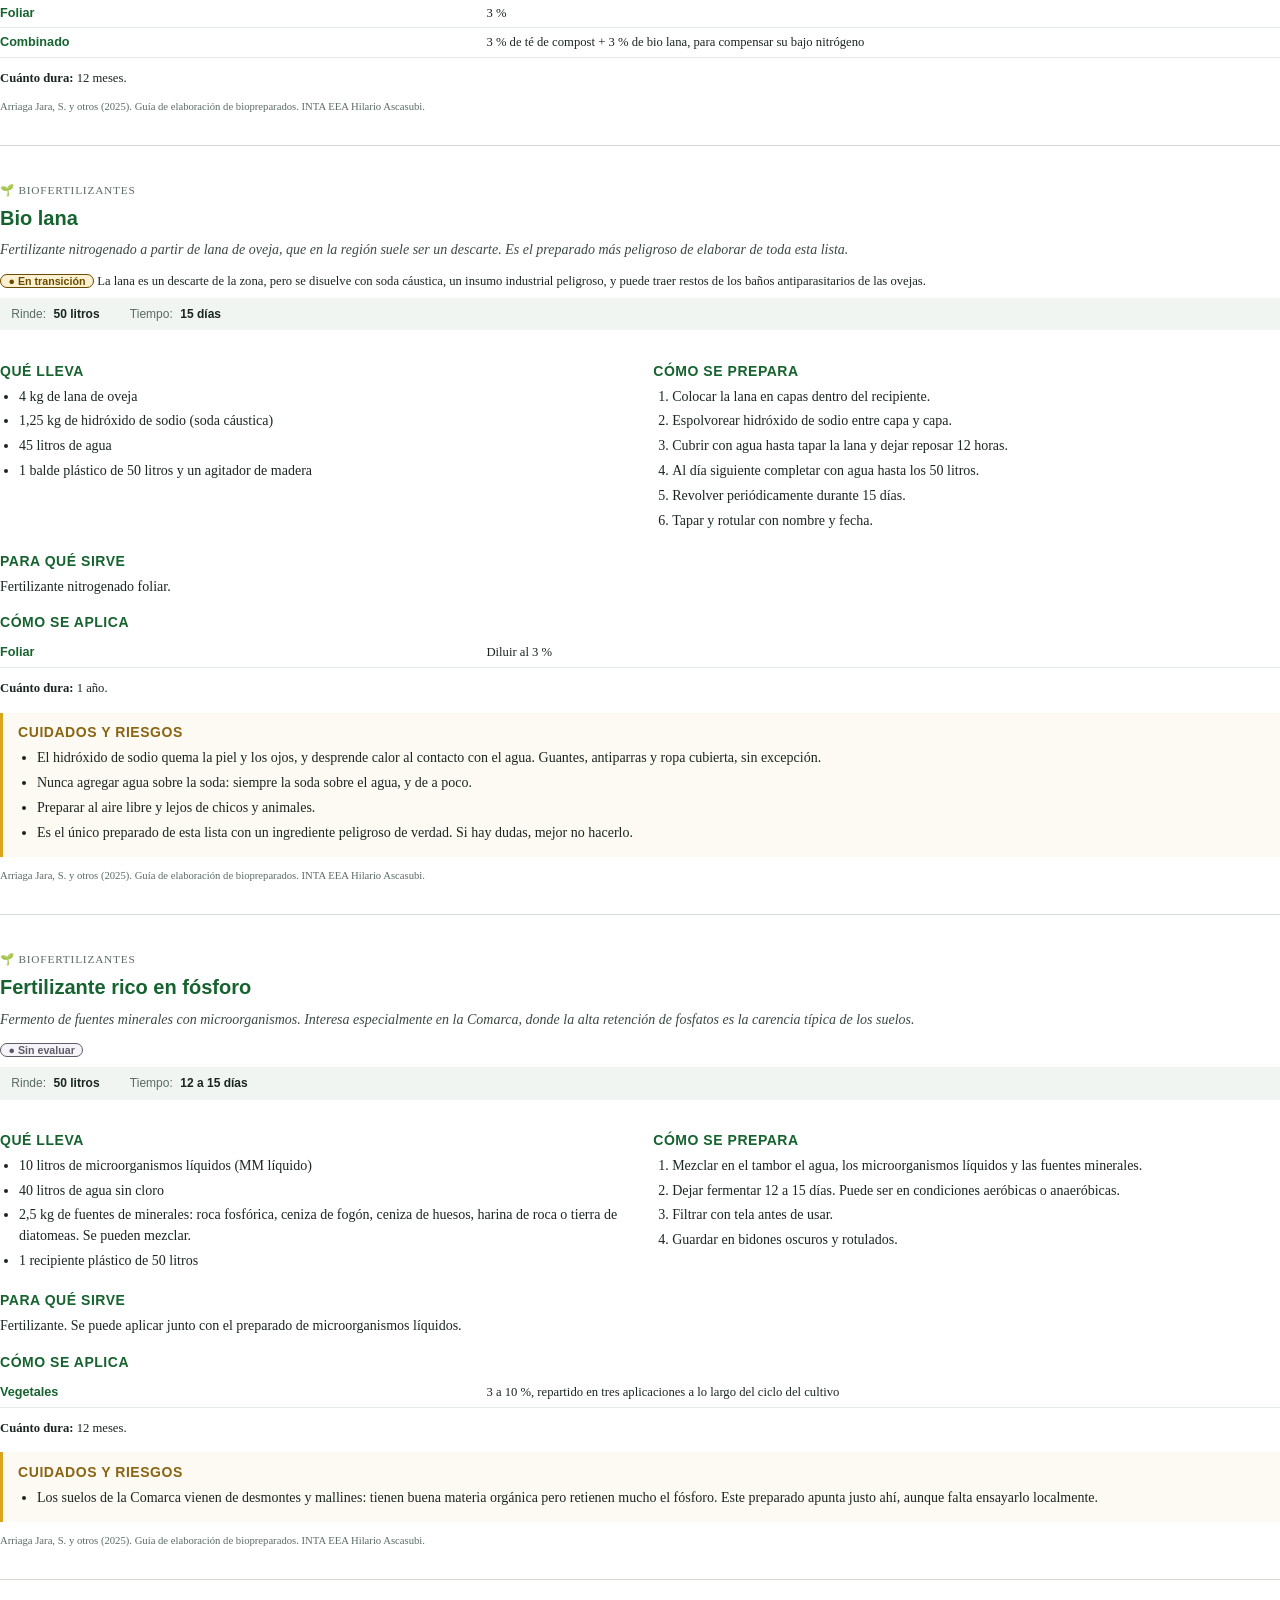
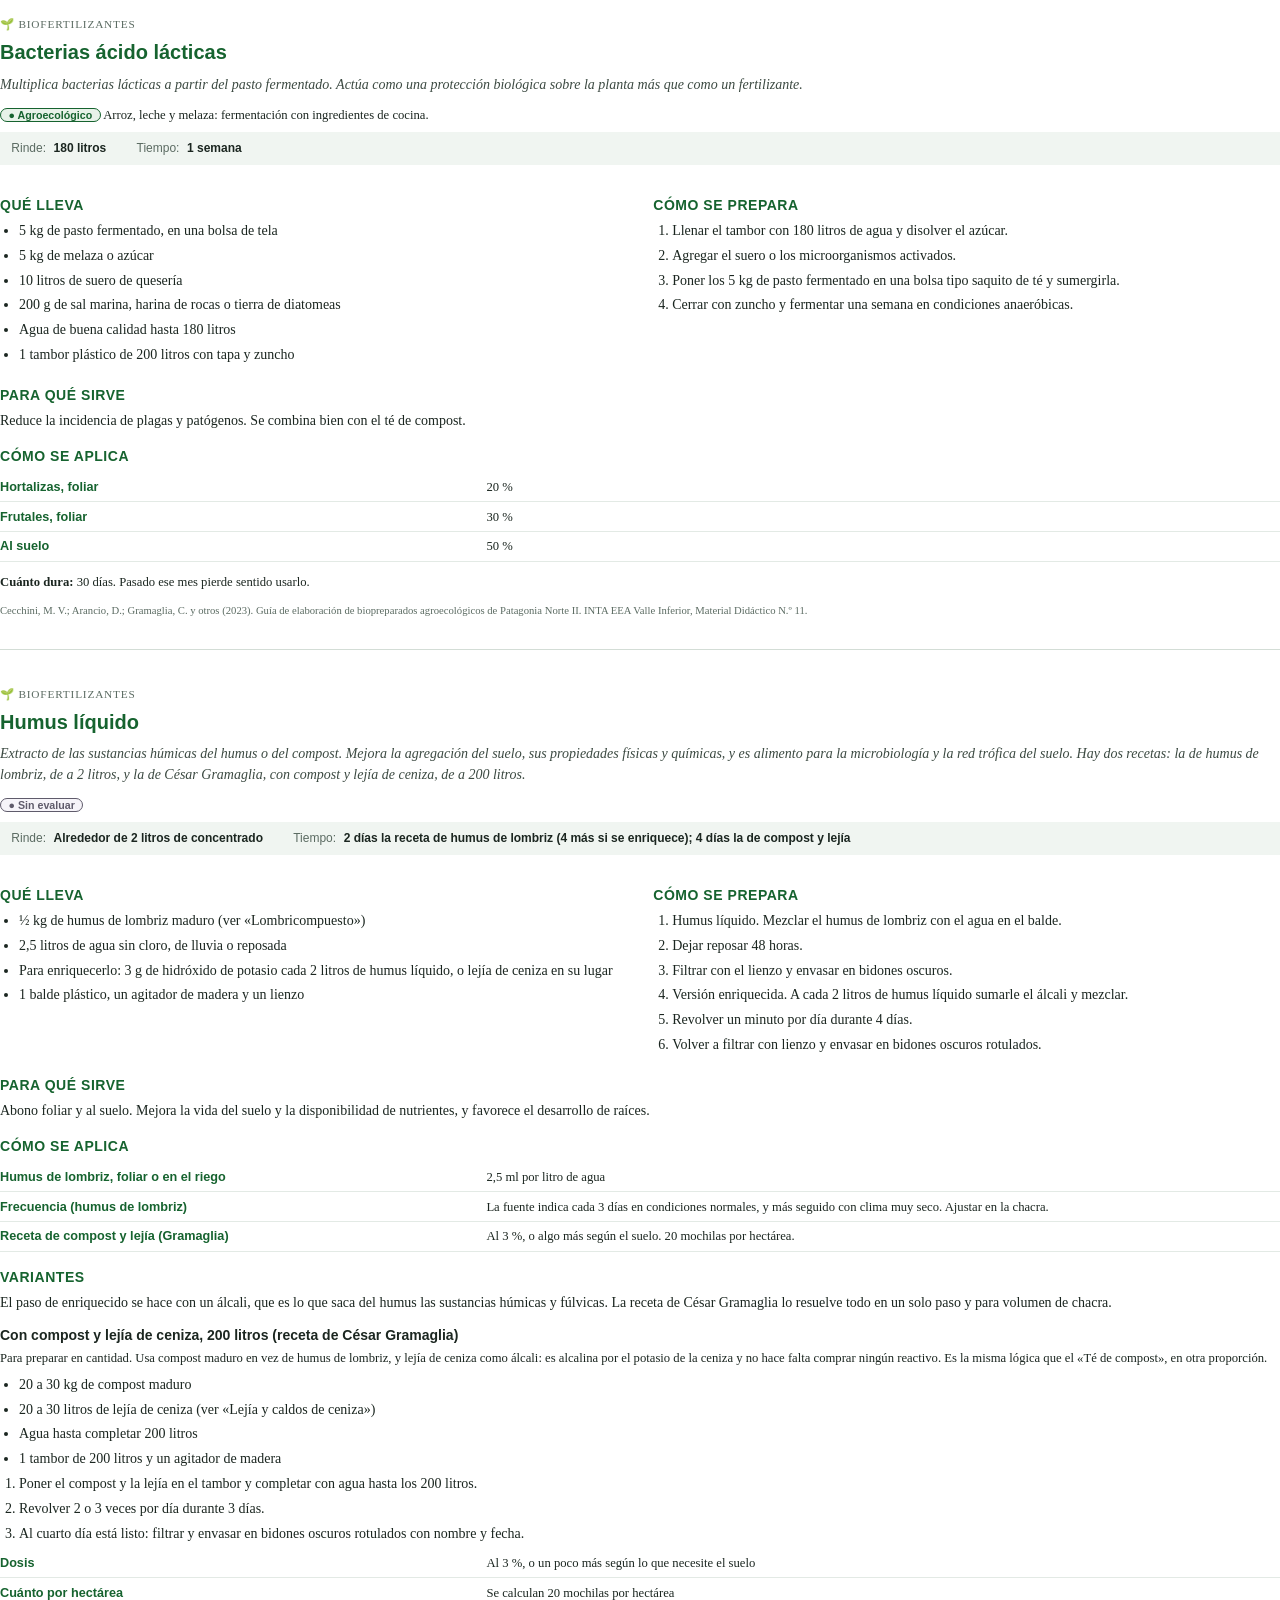
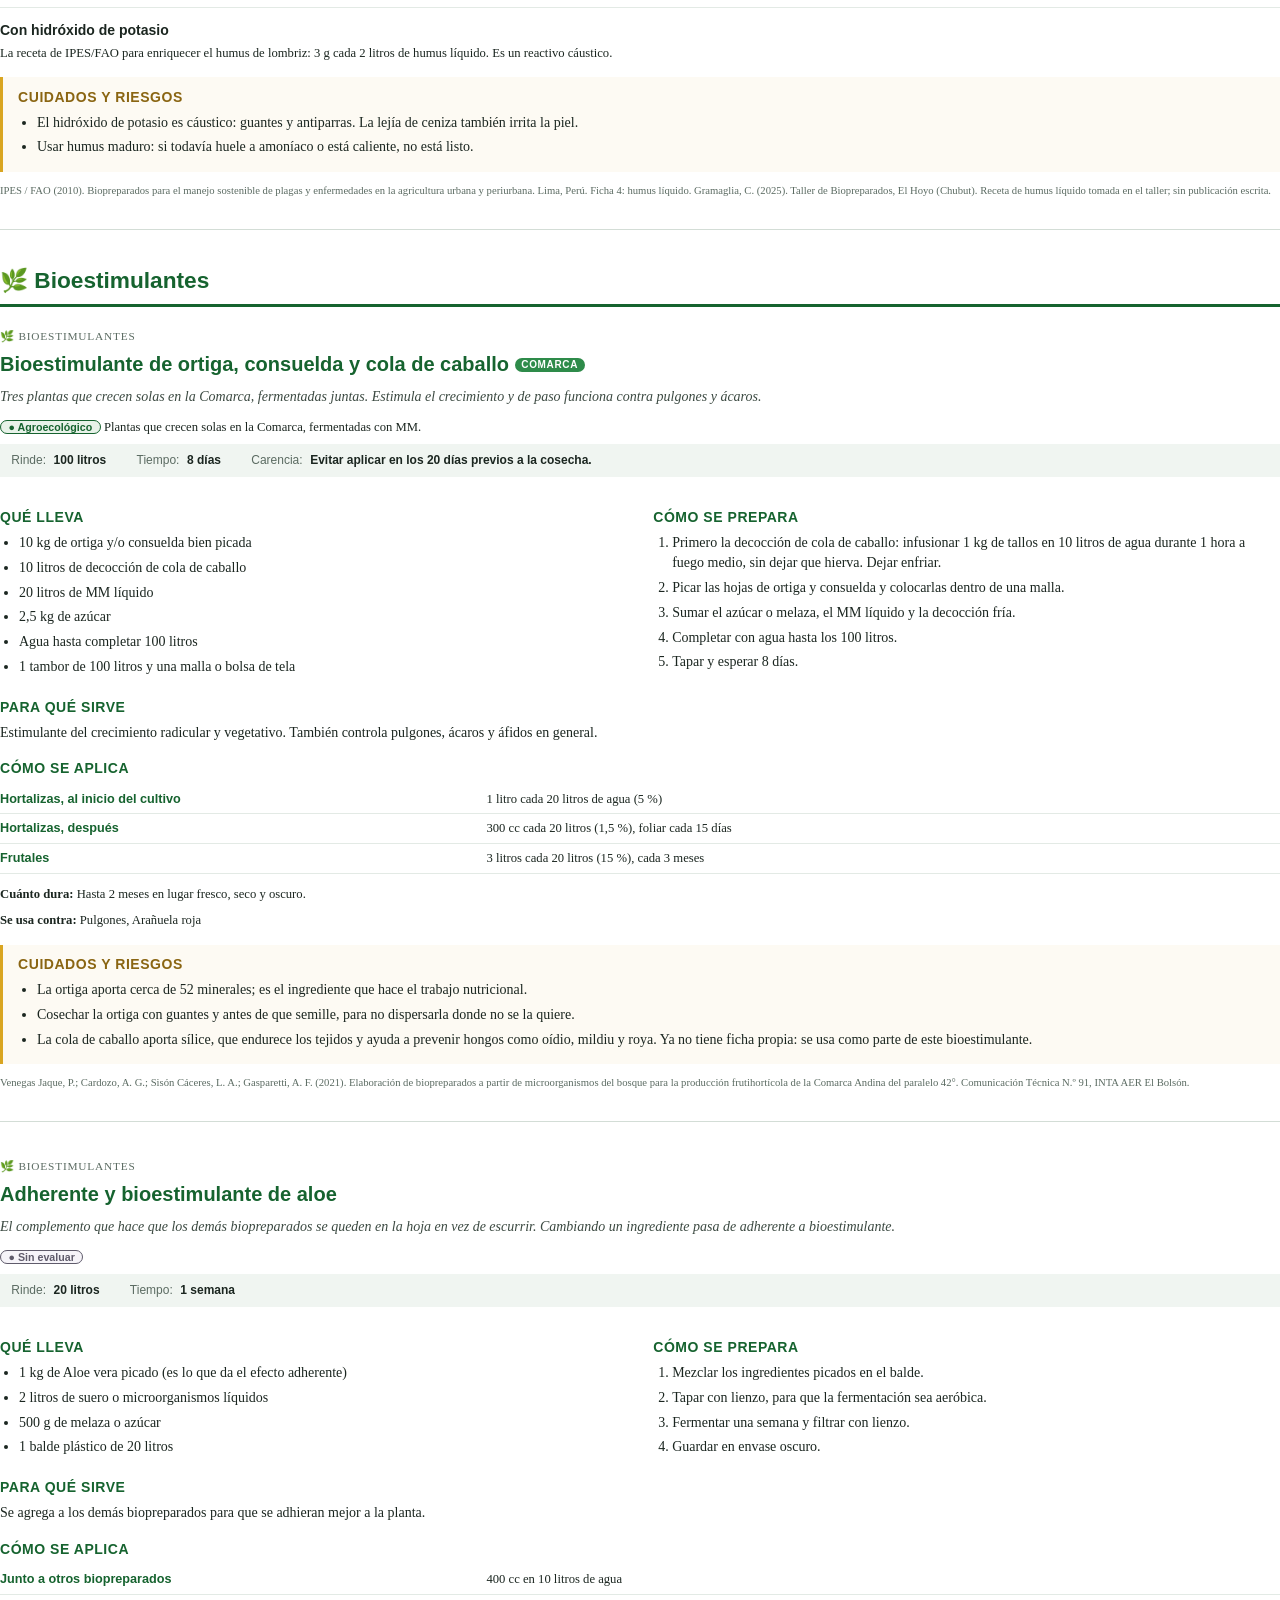
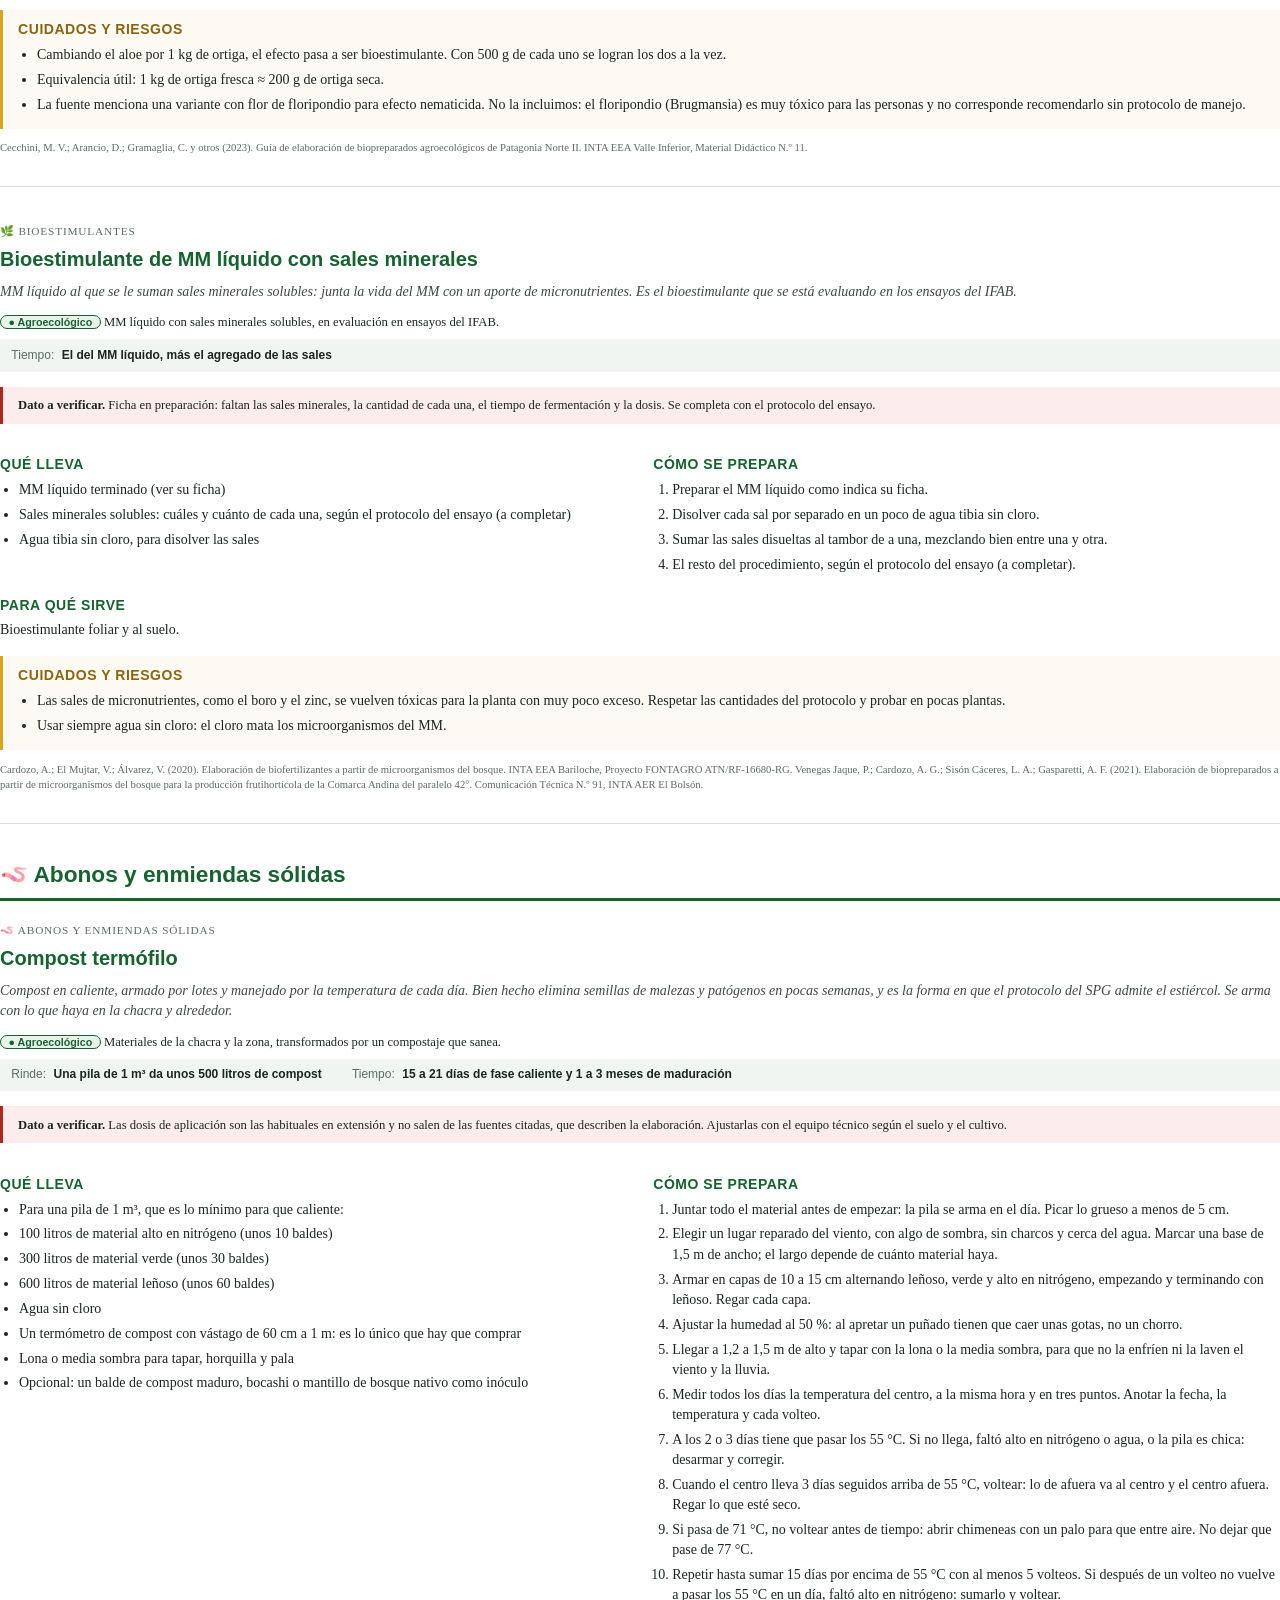
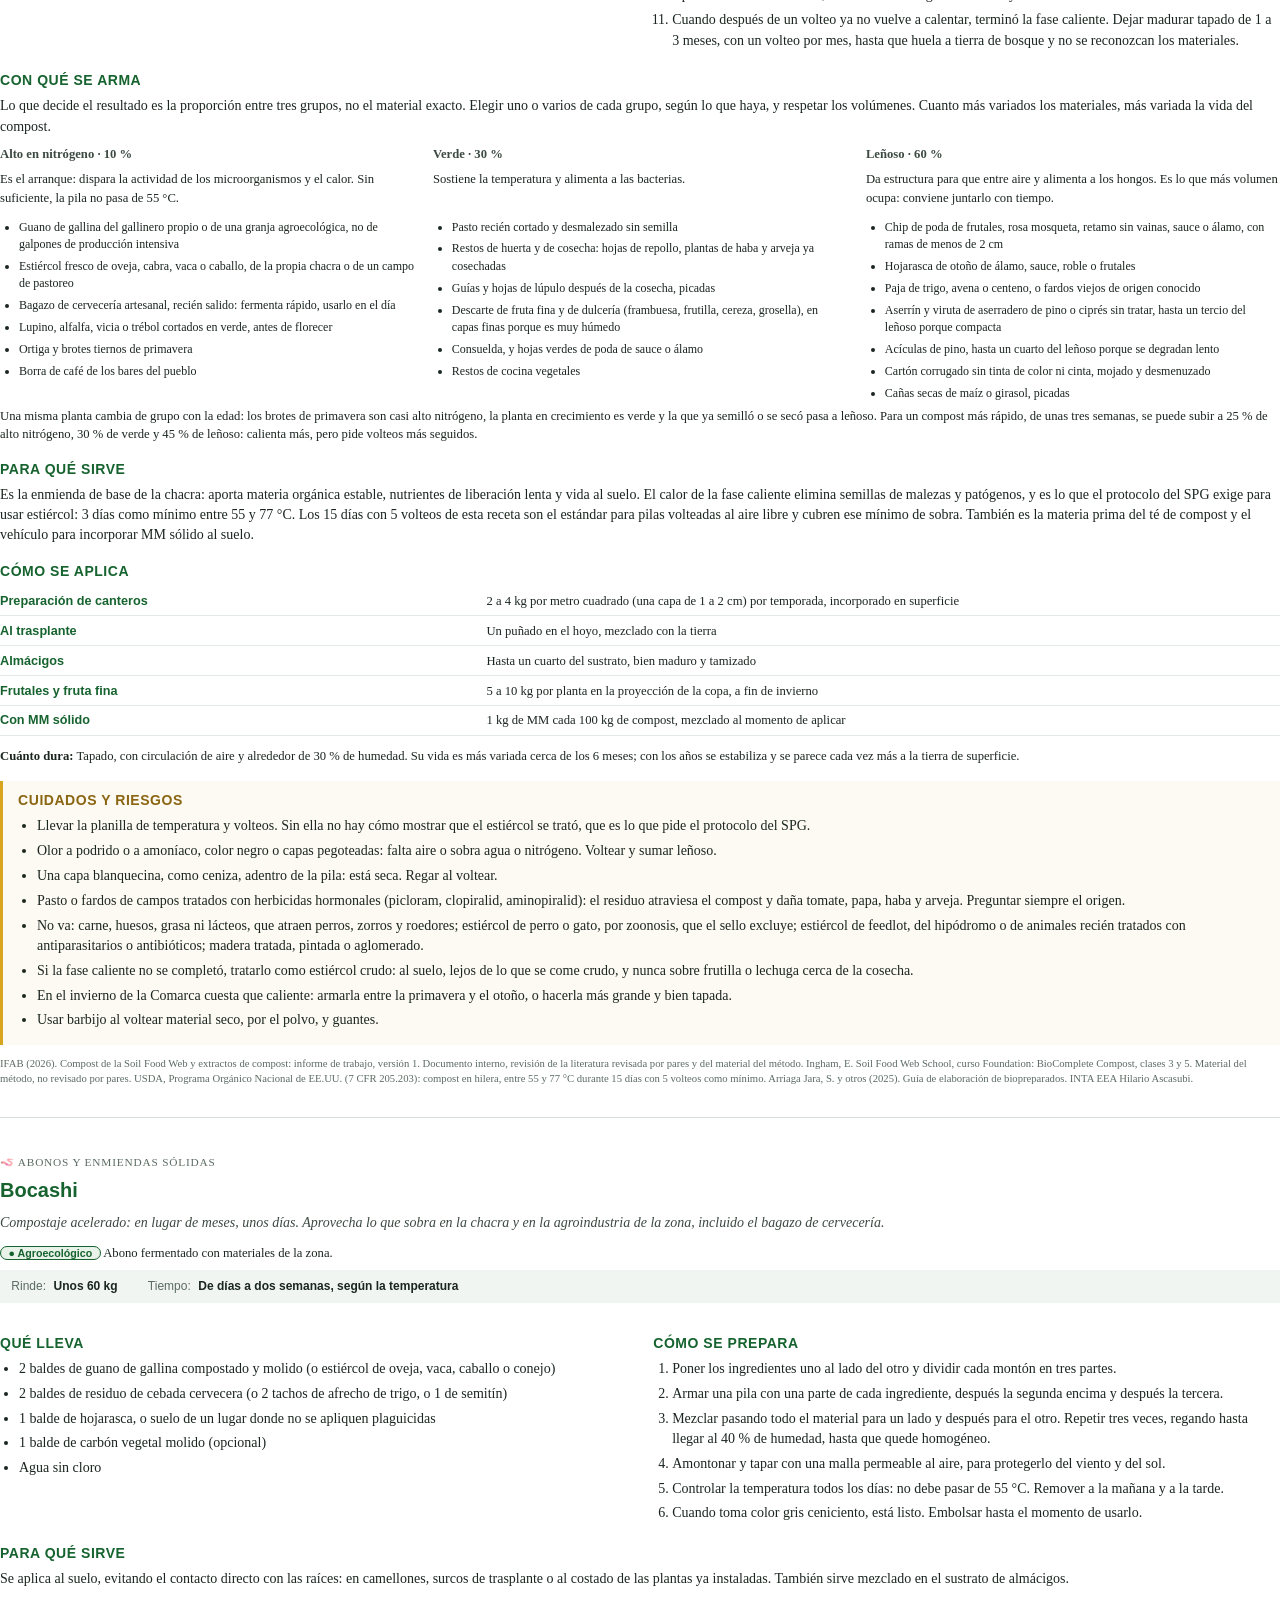
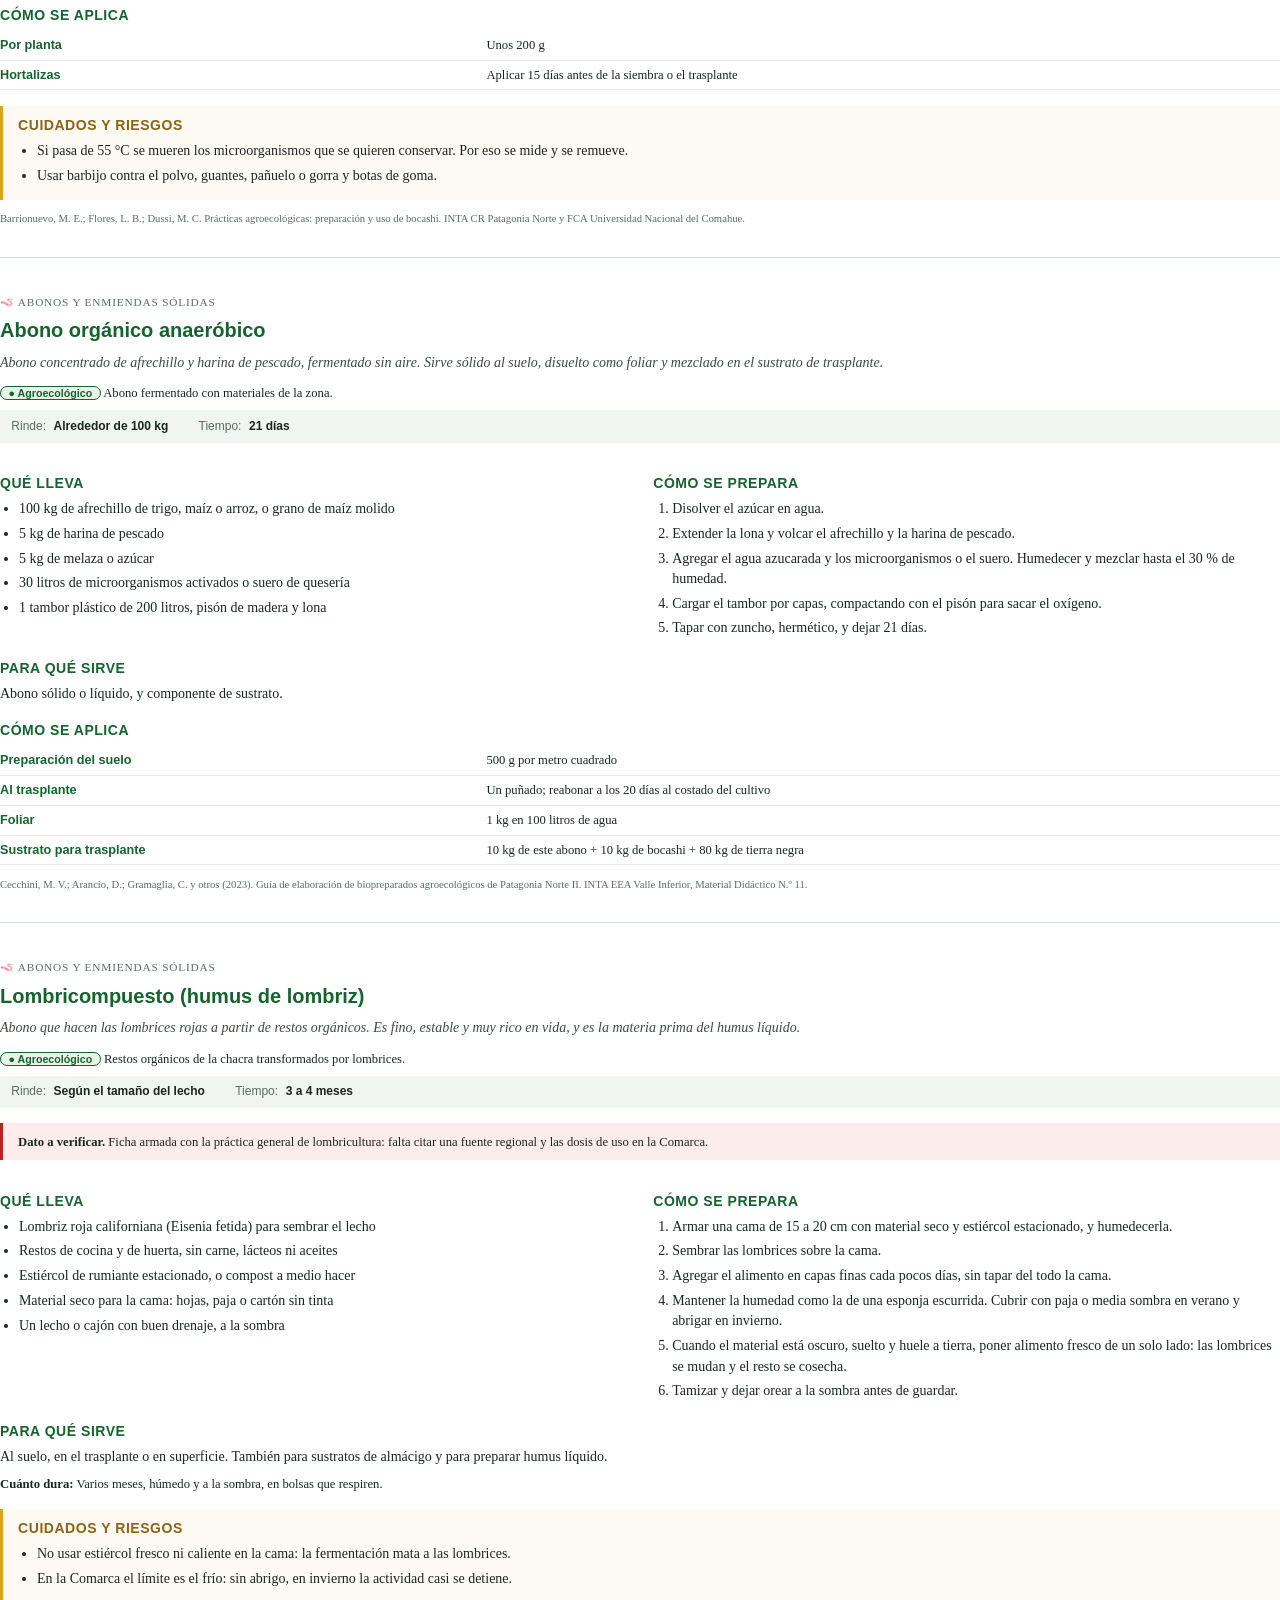
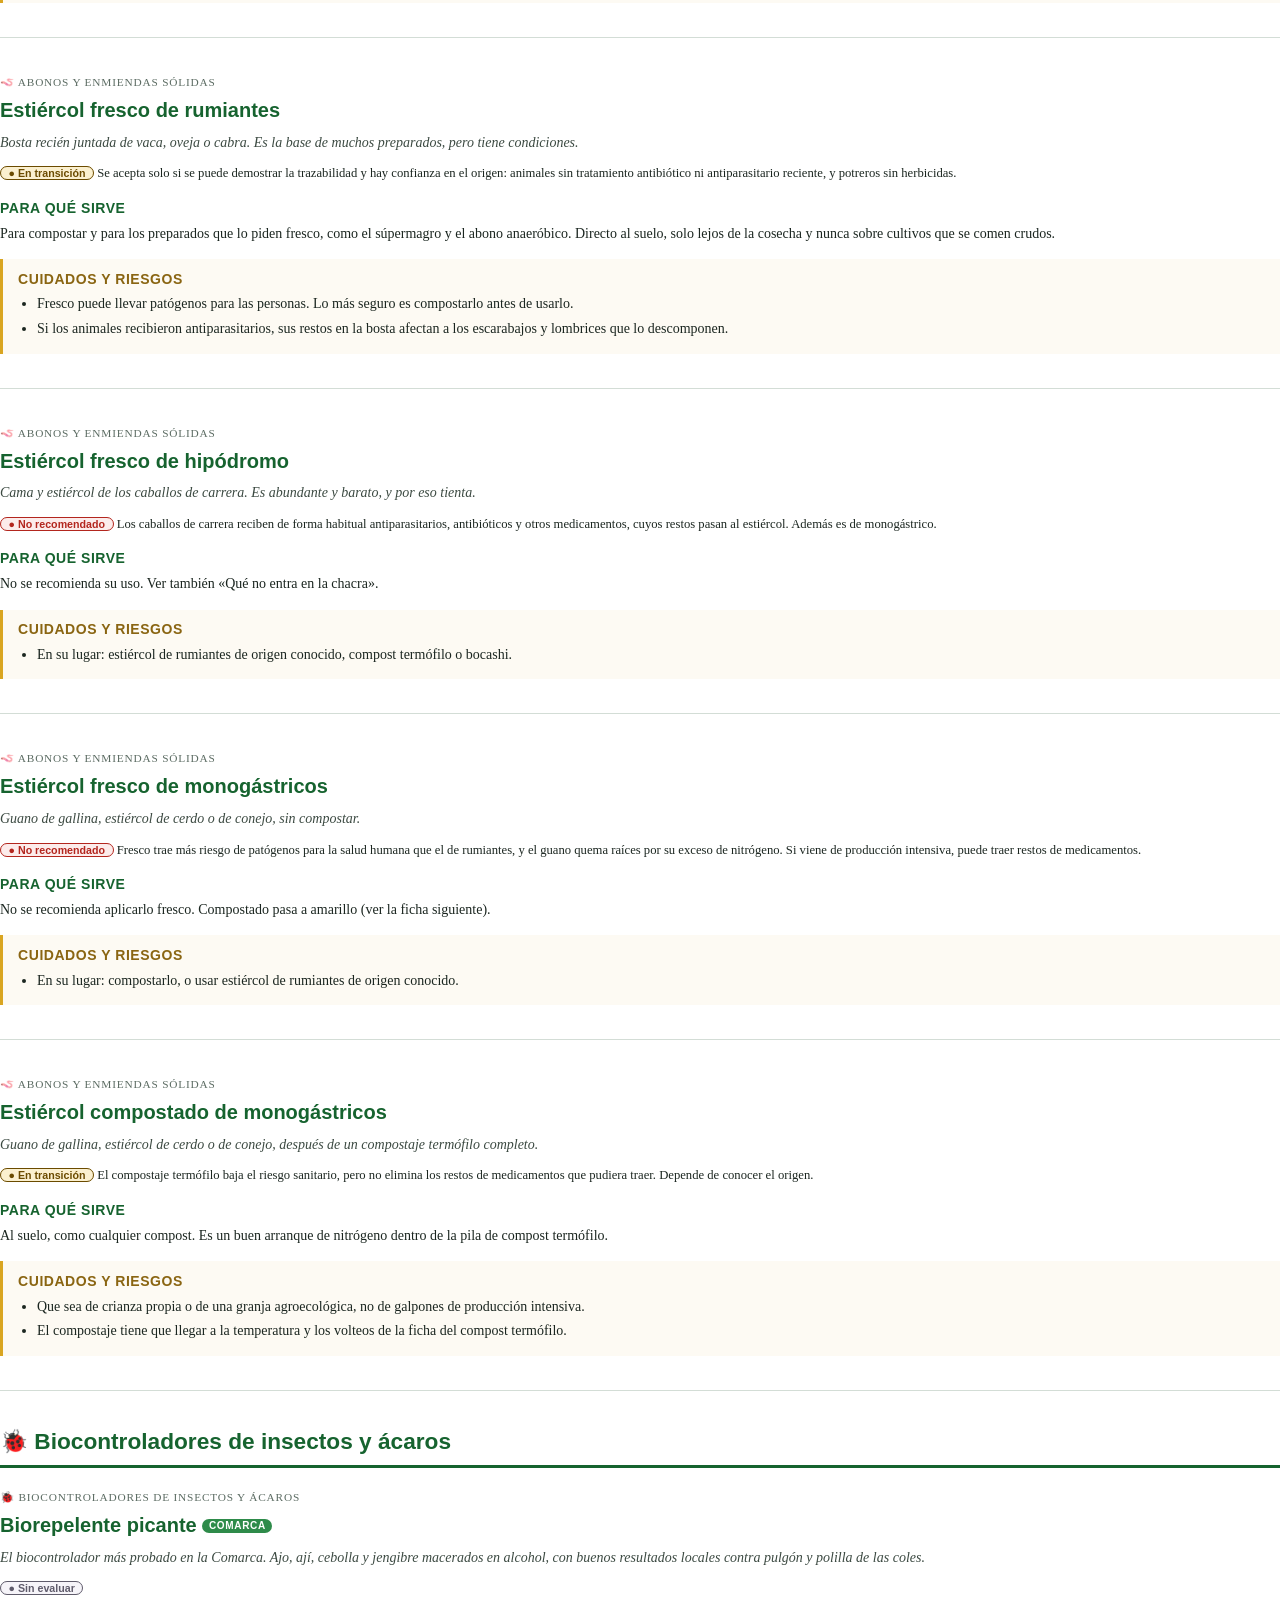
<file: docs/cartilla-biopreparados.html>
<!DOCTYPE html>
<html lang="es"><head><meta charset="utf-8">
<title>Biopreparados para la Comarca Andina — BioSalud ECOMARCAL</title>
<style>
    @page { size: A4; margin: 18mm 16mm 16mm; }
    * { box-sizing: border-box; }
    body { font-family: Georgia, 'Times New Roman', serif; font-size: 10.5pt;
           line-height: 1.45; color: #1b2620; margin: 0; }
    h1, h2, h3, .sello, .idx-cat, .rapidos, .dosis th, th {
           font-family: Helvetica, Arial, sans-serif; }

    .portada { text-align: center; padding-top: 45mm; page-break-after: always; }

    .luz { font-family: Helvetica, Arial, sans-serif; font-size: 8pt; font-weight: bold;
           padding: 0 2mm; border-radius: 3mm; white-space: nowrap; border: 0.3mm solid; }
    .luz::before { content: "●  "; }
    .luz--verde { color: #16632f; background: #e8f2e9; }
    .luz--amarillo { color: #6b4b00; background: #fbf0cf; }
    .luz--rojo { color: #b3261e; background: #fceceb; }
    .luz--sin { color: #5f5b6b; background: #f6f4f9; }
    .ficha__luz { font-size: 9.5pt; margin: 1mm 0 2mm; }
    .semaforo-def dt { margin-top: 2mm; }
    .semaforo-def dd { margin: 1mm 0 0 0; }
    .variantes h4 { font-family: Helvetica, Arial, sans-serif; margin: 3mm 0 1mm; }
    .portada img { height: 22mm; margin: 0 6mm; vertical-align: middle; }
    .portada h1 { font-size: 30pt; color: #16632f; margin: 14mm 0 2mm; line-height: 1.1; }
    .portada .bajada { font-size: 13pt; color: #5b6b62; margin: 0 0 18mm; }
    .portada .inst { font-size: 11pt; line-height: 1.7; }
    .portada .autoria { font-size: 11pt; line-height: 1.6; margin-top: 12mm; }
    .portada .pie { margin-top: 22mm; font-size: 9pt; color: #5b6b62; }

    .intro { page-break-after: always; }
    h1.seccion { font-size: 17pt; color: #16632f; border-bottom: 2.5pt solid #16632f;
                 padding-bottom: 2mm; margin: 0 0 5mm; page-break-before: always; }
    .intro h1 { font-size: 19pt; color: #16632f; margin: 0 0 4mm; }

    .ficha { page-break-inside: avoid; margin-bottom: 9mm;
             border-bottom: 0.5pt solid #d3ddd6; padding-bottom: 6mm; }
    .ficha__cat { font-size: 8.5pt; text-transform: uppercase; letter-spacing: .6pt; color: #5b6b62; }
    .ficha h2 { font-size: 15pt; color: #16632f; margin: 1mm 0 2mm; }
    .ficha__resumen { margin: 0 0 3mm; font-style: italic; color: #3c4a42; }

    .sello { font-size: 7.5pt; font-style: normal; text-transform: uppercase;
             letter-spacing: .5pt; background: #2e8b4a; color: #fff;
             padding: 1pt 5pt; border-radius: 8pt; vertical-align: 2pt; }

    .rapidos { display: flex; flex-wrap: wrap; gap: 1mm 8mm; margin: 0 0 4mm;
               font-size: 9pt; padding: 2mm 3mm; background: #f0f5f1; }
    .rapidos div { display: flex; gap: 2mm; }
    /* Los dos puntos son para que al copiar el texto no quede "Rinde65 kg". */
    .rapidos dt { color: #5b6b62; } .rapidos dt::after { content: ":"; }
    .rapidos dd { margin: 0; font-weight: bold; }

    h3 { font-size: 10.5pt; color: #16632f; margin: 4mm 0 1.5mm;
         text-transform: uppercase; letter-spacing: .4pt; }
    ul, ol { margin: 0; padding-left: 5mm; }
    li { margin-bottom: 1.2mm; }
    p { margin: 0 0 2mm; }

    /* Cada grupo de materiales es una columna: título, para qué y opciones. */
    .materiales h4 { font-size: 9.5pt; margin: 0 0 1mm; color: #3c4a42; }
    .materiales { display: grid; grid-template-columns: repeat(3, 1fr); grid-auto-flow: column;
                  grid-template-rows: auto auto auto; gap: 1mm 5mm; font-size: 9pt; }

    .dos-columnas { display: flex; gap: 7mm; }
    .dos-columnas section { flex: 1; }

    table { width: 100%; border-collapse: collapse; margin: 1mm 0 3mm; font-size: 9.5pt; }
    th { text-align: left; vertical-align: top; padding: 1.4mm 3mm 1.4mm 0;
         width: 38%; color: #16632f; border-bottom: 0.5pt solid #e3eae5; }
    td { padding: 1.4mm 0; border-bottom: 0.5pt solid #e3eae5; }

    .dato { font-size: 9.5pt; }
    .cuidados { background: #fdfaf3; border-left: 2.5pt solid #d9a521;
                padding: 2.5mm 4mm; margin: 4mm 0 0; page-break-inside: avoid; }
    .cuidados h3 { margin-top: 0; color: #8a6512; }
    .alerta { background: #fceceb; border-left: 2.5pt solid #b3261e;
              padding: 2.5mm 4mm; margin: 0 0 4mm; font-size: 9.5pt; }
    .fuente { font-size: 8pt; color: #5b6b62; margin-top: 3mm; }

    .idx { list-style: none; padding: 0; }
    .idx-cat { margin-bottom: 5mm; page-break-inside: avoid; }
    .idx-cat > strong { display: block; color: #16632f; font-size: 11.5pt; }
    .idx-cat > span { display: block; font-size: 9pt; color: #5b6b62; margin-bottom: 1.5mm; }
    .idx-item { display: block; font-size: 10pt; padding-left: 5mm; }
    .idx-item em { font-size: 7.5pt; font-style: normal; color: #2e8b4a;
                   text-transform: uppercase; letter-spacing: .4pt; }

    .aviso-general { background: #f0f5f1; border-left: 2.5pt solid #16632f;
                     padding: 3mm 4mm; margin: 4mm 0; }
    .cierre { page-break-before: always; }

    .veda { border-left: 2.5pt solid #b3261e; padding: 2mm 4mm; margin: 0 0 4mm;
            page-break-inside: avoid; }
    .veda h3 { margin: 0 0 1mm; }
    .veda__que { color: #5b6b62; margin: 0 0 2mm; }
    .veda__lugar { background: #f0f5f1; padding: 2mm 3mm; margin: 2mm 0 0; }
    .veda__abierto { background: #fdf4e3; padding: 2mm 3mm; margin: 2mm 0 0; }
    .veda--condicional { border-left-color: #d9a521; }
    </style></head><body>

<div class="portada">
  <div>
    <img src="[data-uri]" alt="IFAB CONICET INTA">
    <img src="[data-uri]" alt="ECOMARCAL">
  </div>
  <h1>Biopreparados para la<br>Comarca Andina</h1>
  <p class="bajada">Elaboración, uso y dosis · 26 fichas</p>
  <p class="inst">
    <strong>IFAB</strong> — Instituto de Investigaciones Forestales y Agropecuarias Bariloche<br>
    CONICET / INTA · Agencia de Extensión Rural El Bolsón<br>
    Sello agroecológico <strong>ECOMARCAL</strong>
  </p>
  <p class="autoria">
    <strong>Martín Emiliano Trigo</strong><br>
    IFAB (CONICET-INTA AER Sede El Bolsón)<br>
    con el equipo de extensión del IFAB
  </p>
  <p class="pie">
    Recopilado y redactado a partir de la bibliografía citada en cada ficha.<br>
    Versión 2026-11-16 · Generado el 17 de noviembre de 2026<br>
    Este documento se genera desde la app BioSalud: martintrigo.github.io/BioSalud
  </p>
</div>

<div class="intro">
  <h1>Cómo usar esta cartilla</h1>
  <p>Las recetas están ordenadas <strong>por función</strong>: qué se busca lograr,
  antes que con qué. Cada ficha dice qué lleva, cómo se prepara, para qué sirve,
  en qué dosis se aplica, cuánto dura y qué cuidados exige.</p>

  <p>Las marcadas como <span class="sello">Comarca</span> se vienen elaborando y
  probando acá, en talleres de la AER INTA El Bolsón. Las demás vienen de otras
  regiones y todavía hay que ajustarlas a nuestras condiciones.</p>

  <p><strong>Ninguna ficha es copia de su fuente.</strong> Todas están reescritas
  por el equipo del IFAB, y cada una indica de dónde sale para que se pueda ir al
  documento original.</p>

  <h1>Semáforo agroecológico</h1>
  <p>Cada biopreparado, bioinsumo e insumo de la wiki lleva el color del semáforo de ECOMARCAL, que indica qué tan agroecológica es la práctica. Se mira el producto entero: con qué se hace, cómo se elabora y qué efecto tiene sobre el suelo, los cultivos, los animales y las personas.</p>
  <dl class="semaforo-def"><dt><span class="luz luz--verde">Agroecológico</span></dt><dd>Tanto los insumos utilizados como el proceso de elaboración y los efectos sobre el agroecosistema se consideran beneficiosos o inocuos. Se puede usar dentro de un manejo agroecológico.</dd><dt><span class="luz luz--amarillo">En transición</span></dt><dd>Alguno de los ingredientes o insumos con que se elabora es cuestionable o de origen dudoso. Es una práctica que puede mejorarse. Puede aceptarse en un manejo agroecológico si se cumplen las condiciones que indica su ficha, y conviene avanzar hacia una alternativa mejor.</dd><dt><span class="luz luz--rojo">No recomendado</span></dt><dd>No estaría aprobado para la producción agroecológica. Se recomienda reemplazarlo por prácticas más adecuadas; la ficha sugiere alternativas cuando las hay.</dd></dl>
  <p class="fuente">El semáforo es un criterio de ECOMARCAL: forma parte de las condiciones del sello y se aplica en todos sus protocolos de certificación, no solo en el de bioinsumos. Ante una duda sobre un caso puntual, consultá al equipo técnico o al Consejo de Garantía.</p>

  <div class="aviso-general">
    <h3>Recomendaciones generales para cualquier biopreparado</h3>
    <ul class=""><li>Usar siempre agua libre de cloro. El cloro mata los microorganismos que se quieren multiplicar.</li><li>El estiércol tiene que ser de rumiantes, no de caballo ni de otros monogástricos. Los animales no deben estar bajo tratamiento con antibióticos, y si el potrero se fumigó con herbicidas, el estiércol pierde calidad como insumo. Ante la duda, analizarlo.</li><li>Los envases no pueden tener restos de productos químicos. Lavar antes y después de cada uso.</li><li>Rotular todo con nombre del preparado y fecha de elaboración. Sin eso, en dos meses nadie sabe qué hay en el tambor.</li><li>Los tambores de fermentación anaeróbica generan gases. Usar tapa con salida de gases y nunca sellar a presión.</li><li>Evitar aplicar biopreparados en los 20 días previos a la cosecha.</li><li>Probar siempre en unas pocas plantas antes de aplicar a todo el lote. Las dosis publicadas varían mucho y dependen del cultivo.</li><li>Aplicar a la tarde o temprano a la mañana, evitando las horas de más sol.</li><li>Que un producto sea natural no lo hace inofensivo: la cal viva quema, el azufre desprende vapores tóxicos, el cobre se acumula en el suelo y la soda cáustica es peligrosa. Leer los cuidados de cada ficha.</li></ul>
  </div>

  <h1>Índice por función</h1>
  <ul class="idx"><li class="idx-cat"><strong>🌱 Biofertilizantes</strong><span>Aportan nutrientes y microorganismos vivos. Alimentan al suelo antes que a la planta.</span><span class="idx-item"><span class="luz luz--verde">Agroecológico</span> Microorganismos de montaña (MM) líquido <em>Comarca</em></span><span class="idx-item"><span class="luz luz--verde">Agroecológico</span> Súpermagro sólido enriquecido <em>Comarca</em></span><span class="idx-item"><span class="luz luz--verde">Agroecológico</span> Té de compost</span><span class="idx-item"><span class="luz luz--amarillo">En transición</span> Bio lana</span><span class="idx-item"><span class="luz luz--sin">Sin evaluar</span> Fertilizante rico en fósforo</span><span class="idx-item"><span class="luz luz--verde">Agroecológico</span> Bacterias ácido lácticas</span><span class="idx-item"><span class="luz luz--sin">Sin evaluar</span> Humus líquido</span></li><li class="idx-cat"><strong>🌿 Bioestimulantes</strong><span>No nutren tanto como activan: estimulan el enraizamiento, el crecimiento y las defensas de la planta.</span><span class="idx-item"><span class="luz luz--verde">Agroecológico</span> Bioestimulante de ortiga, consuelda y cola de caballo <em>Comarca</em></span><span class="idx-item"><span class="luz luz--sin">Sin evaluar</span> Adherente y bioestimulante de aloe</span><span class="idx-item"><span class="luz luz--verde">Agroecológico</span> Bioestimulante de MM líquido con sales minerales</span></li><li class="idx-cat"><strong>🪱 Abonos y enmiendas sólidas</strong><span>Se incorporan al suelo y mejoran su estructura, su materia orgánica y su vida. Efecto lento y acumulativo.</span><span class="idx-item"><span class="luz luz--verde">Agroecológico</span> Compost termófilo</span><span class="idx-item"><span class="luz luz--verde">Agroecológico</span> Bocashi</span><span class="idx-item"><span class="luz luz--verde">Agroecológico</span> Abono orgánico anaeróbico</span><span class="idx-item"><span class="luz luz--verde">Agroecológico</span> Lombricompuesto (humus de lombriz)</span><span class="idx-item"><span class="luz luz--amarillo">En transición</span> Estiércol fresco de rumiantes</span><span class="idx-item"><span class="luz luz--rojo">No recomendado</span> Estiércol fresco de hipódromo</span><span class="idx-item"><span class="luz luz--rojo">No recomendado</span> Estiércol fresco de monogástricos</span><span class="idx-item"><span class="luz luz--amarillo">En transición</span> Estiércol compostado de monogástricos</span></li><li class="idx-cat"><strong>🐞 Biocontroladores de insectos y ácaros</strong><span>Repelen o controlan plagas. Ninguno es selectivo del todo: usarlos cuando el monitoreo lo justifique, no por calendario.</span><span class="idx-item"><span class="luz luz--sin">Sin evaluar</span> Biorepelente picante <em>Comarca</em></span><span class="idx-item"><span class="luz luz--sin">Sin evaluar</span> Extracto botánico de ajo, ají y pimienta</span><span class="idx-item"><span class="luz luz--sin">Sin evaluar</span> Lejía y caldos de ceniza</span></li><li class="idx-cat"><strong>🍄 Biocontroladores de enfermedades</strong><span>Previenen y controlan hongos y bacterias. Casi todos son preventivos: aplicados con la enfermedad instalada rinden poco.</span><span class="idx-item"><span class="luz luz--verde">Agroecológico</span> Caldo mineral caliente (sulfocálcico)</span><span class="idx-item"><span class="luz luz--rojo">No recomendado</span> Caldo bordelés</span><span class="idx-item"><span class="luz luz--verde">Agroecológico</span> Caldo de bicarbonato de sodio</span></li><li class="idx-cat"><strong>🧪 Preparados de base</strong><span>No se aplican solos. Son la materia prima de los demás biopreparados, y conviene tenerlos hechos de antemano.</span><span class="idx-item"><span class="luz luz--verde">Agroecológico</span> Microorganismos de montaña (MM) sólido <em>Comarca</em></span><span class="idx-item"><span class="luz luz--verde">Agroecológico</span> Pasto fermentado</span></li></ul>
</div>

<h1 class="seccion">🌱 Biofertilizantes</h1>
    <article class="ficha">
      <header class="ficha__cab">
        <span class="ficha__cat">🌱 Biofertilizantes</span>
        <h2>Microorganismos de montaña (MM) líquido <span class="sello">Comarca</span></h2>
        <p class="ficha__resumen">La versión aplicable del MM sólido. Es el biofertilizante más usado en la Comarca y el que mejor se adapta al fertirriego por goteo.</p>
        <p class="ficha__luz"><span class="luz luz--verde">Agroecológico</span> Es el MM sólido fermentado en agua con azúcar o melaza.</p>
        <dl class="rapidos"><div><dt>Rinde</dt><dd>200 litros</dd></div><div><dt>Tiempo</dt><dd>15 días</dd></div><div><dt>Carencia</dt><dd>Evitar aplicar en los 20 días previos a la cosecha.</dd></div></dl>
      </header>

      

      <div class="dos-columnas">
        <section>
          <h3>Qué lleva</h3>
          <ul class=""><li>8 a 10 kg de MM sólido</li><li>5 kg de azúcar o melaza disuelta en agua</li><li>200 litros de agua sin cloro</li><li>1 tambor plástico de 200 litros</li><li>1 malla o bolsa limpia de tela</li></ul>
        </section>
        <section>
          <h3>Cómo se prepara</h3>
          <ol><li>Poner el MM sólido dentro de la bolsa y cerrarla bien, como un saquito de té.</li><li>Llenar el tambor con los 200 litros de agua y disolver el azúcar.</li><li>Sumergir la bolsa en el tambor.</li><li>Tapar con un sistema que deje salir los gases: la fermentación genera dióxido de carbono y un tambor sellado a presión es peligroso.</li><li>Dejar a la sombra unos 15 días.</li></ol>
        </section>
      </div>

      
      <h3>Para qué sirve</h3><p>Biofertilizante de suelo y foliar. También se usa contra hongos patógenos del suelo. Terminados los 200 litros, la misma bolsa con MM sólido sirve para preparar otra tanda.</p>
      <h3>Cómo se aplica</h3><table class="dosis"><tr><th>Al suelo</th><td>Diluir al 30 %</td></tr><tr><th>Foliar</th><td>Diluir al 20 %</td></tr><tr><th>Contra hongos de suelo</th><td>Diluir al 50 % o aplicar puro, directo al suelo</td></tr><tr><th>Frecuencia en hortalizas</th><td>Semanal</td></tr></table>
      
      <p class="dato"><strong>Cuánto dura:</strong> Se usa fresco. No es un producto para guardar meses.</p>
      

      <div class="cuidados"><h3>Cuidados y riesgos</h3><ul class=""><li>Usar siempre agua sin cloro: el cloro mata justamente lo que se quiere multiplicar.</li><li>La tapa tiene que dejar escapar los gases.</li></ul></div>

      <p class="fuente">Cardozo, A.; El Mujtar, V.; Álvarez, V. (2020). Elaboración de biofertilizantes a partir de microorganismos del bosque. INTA EEA Bariloche, Proyecto FONTAGRO ATN/RF-16680-RG. Venegas Jaque, P.; Cardozo, A. G.; Sisón Cáceres, L. A.; Gasparetti, A. F. (2021). Elaboración de biopreparados a partir de microorganismos del bosque para la producción frutihortícola de la Comarca Andina del paralelo 42°. Comunicación Técnica N.º 91, INTA AER El Bolsón.</p>
    </article>
    <article class="ficha">
      <header class="ficha__cab">
        <span class="ficha__cat">🌱 Biofertilizantes</span>
        <h2>Súpermagro sólido enriquecido <span class="sello">Comarca</span></h2>
        <p class="ficha__resumen">Biofertilizante fermentado a base de estiércol fresco y enriquecido con sales minerales. Es el más estudiado de todos y también el que más cuidado exige.</p>
        <p class="ficha__luz"><span class="luz luz--verde">Agroecológico</span> Fermentado de estiércol de rumiante con minerales. Verde siempre que el estiércol cumpla las condiciones de su ficha.</p>
        <dl class="rapidos"><div><dt>Rinde</dt><dd>Alrededor de 65 kg de preparado sólido</dd></div><div><dt>Tiempo</dt><dd>25 días de fermentación</dd></div><div><dt>Carencia</dt><dd>Evitar aplicar en los 20 días previos a la cosecha.</dd></div></dl>
      </header>

      

      <div class="dos-columnas">
        <section>
          <h3>Qué lleva</h3>
          <ul class=""><li>50 kg de estiércol de vaca fresco</li><li>8 kg de azúcar</li><li>5 litros de suero de leche sin sal</li><li>1 kg de MM sólido</li><li>1 kg de ceniza</li><li>1 kg de sulfato de magnesio</li><li>1,5 kg de sulfato de potasio</li><li>1 tambor plástico</li></ul>
        </section>
        <section>
          <h3>Cómo se prepara</h3>
          <ol><li>Armar la base mezclando el estiércol fresco con el azúcar y el suero de leche.</li><li>Agregar los demás ingredientes de a uno, mezclando bien antes de sumar el siguiente.</li><li>Dejar fermentar al menos 25 días. Esta fermentación es aeróbica: no se tapa de forma hermética.</li><li>Envasar en bolsas plásticas y guardar en un recipiente con tapa, en lugar fresco.</li></ol>
        </section>
      </div>

      
      <h3>Para qué sirve</h3><p>Se disuelve y se aplica al suelo, con mochila o por fertirriego.</p>
      <h3>Cómo se aplica</h3><table class="dosis"><tr><th>Al suelo</th><td>1 kg cada 100 litros de agua. Mezclar, dejar disolver 20 minutos agitando, colar con lienzo y aplicar.</td></tr></table>
      
      <p class="dato"><strong>Cuánto dura:</strong> Hasta un año.</p>
      

      <div class="cuidados"><h3>Cuidados y riesgos</h3><ul class=""><li>Ojo con la dosis. Una revisión del INTA sobre 14 trabajos científicos encontró que el súpermagro mejora el rendimiento en la mayoría de los casos, pero también registró fitotoxicidad —amarillamientos, necrosis foliar, menor crecimiento— en aromáticas tratadas al 5 y al 10 %. Conviene probar en pocas plantas antes de aplicarlo a todo el lote.</li><li>Ojo con la inocuidad. Se hace con estiércol fresco, así que hay riesgo de diseminar patógenos y parásitos. La misma revisión señala que falta trabajo de laboratorio para garantizarlo. No aplicarlo sobre la parte comestible de cultivos que se consumen crudos.</li><li>El estiércol tiene que ser de rumiantes, de animales sin tratamiento antibiótico y que no hayan pastoreado potreros fumigados con herbicidas.</li><li>Las dosis publicadas van del 0,1 % al 40 % según el cultivo y el trabajo. No hay todavía una recomendación única: la de acá es la que se usa en la Comarca.</li></ul></div>

      <p class="fuente">Venegas Jaque, P.; Cardozo, A. G.; Sisón Cáceres, L. A.; Gasparetti, A. F. (2021). Elaboración de biopreparados a partir de microorganismos del bosque para la producción frutihortícola de la Comarca Andina del paralelo 42°. Comunicación Técnica N.º 91, INTA AER El Bolsón. Sánchez Miranda, M. (2025). Biopreparado Supermagro: análisis y comparación de distintos casos de estudio. INTA IPAF Región Pampeana.</p>
    </article>
    <article class="ficha">
      <header class="ficha__cab">
        <span class="ficha__cat">🌱 Biofertilizantes</span>
        <h2>Té de compost</h2>
        <p class="ficha__resumen">Extrae en agua lo soluble del compost maduro. Rico en sustancias húmicas y pobre en nitrógeno, así que rinde mucho más combinado con otro preparado.</p>
        <p class="ficha__luz"><span class="luz luz--verde">Agroecológico</span> Compost maduro y lejía de ceniza, de la propia chacra.</p>
        <dl class="rapidos"><div><dt>Rinde</dt><dd>50 litros</dd></div><div><dt>Tiempo</dt><dd>4 días</dd></div></dl>
      </header>

      

      <div class="dos-columnas">
        <section>
          <h3>Qué lleva</h3>
          <ul class=""><li>6 kg de compost maduro</li><li>10 litros de lejía de ceniza (ver «Lejía y caldos de ceniza»)</li><li>Agua hasta completar 50 litros</li><li>1 recipiente plástico de 50 litros y un agitador de madera</li></ul>
        </section>
        <section>
          <h3>Cómo se prepara</h3>
          <ol><li>Mezclar el compost con la lejía en el recipiente.</li><li>Al día siguiente completar con agua hasta los 50 litros.</li><li>Revolver dos veces por día durante tres días.</li><li>Al cuarto día dejar reposar y filtrar.</li><li>Guardar en bidones oscuros, rotulados con nombre y fecha.</li></ol>
        </section>
      </div>

      
      <h3>Para qué sirve</h3><p>Fertilizante foliar.</p>
      <h3>Cómo se aplica</h3><table class="dosis"><tr><th>Foliar</th><td>3 %</td></tr><tr><th>Combinado</th><td>3 % de té de compost + 3 % de bio lana, para compensar su bajo nitrógeno</td></tr></table>
      
      <p class="dato"><strong>Cuánto dura:</strong> 12 meses.</p>
      

      

      <p class="fuente">Arriaga Jara, S. y otros (2025). Guía de elaboración de biopreparados. INTA EEA Hilario Ascasubi.</p>
    </article>
    <article class="ficha">
      <header class="ficha__cab">
        <span class="ficha__cat">🌱 Biofertilizantes</span>
        <h2>Bio lana</h2>
        <p class="ficha__resumen">Fertilizante nitrogenado a partir de lana de oveja, que en la región suele ser un descarte. Es el preparado más peligroso de elaborar de toda esta lista.</p>
        <p class="ficha__luz"><span class="luz luz--amarillo">En transición</span> La lana es un descarte de la zona, pero se disuelve con soda cáustica, un insumo industrial peligroso, y puede traer restos de los baños antiparasitarios de las ovejas.</p>
        <dl class="rapidos"><div><dt>Rinde</dt><dd>50 litros</dd></div><div><dt>Tiempo</dt><dd>15 días</dd></div></dl>
      </header>

      

      <div class="dos-columnas">
        <section>
          <h3>Qué lleva</h3>
          <ul class=""><li>4 kg de lana de oveja</li><li>1,25 kg de hidróxido de sodio (soda cáustica)</li><li>45 litros de agua</li><li>1 balde plástico de 50 litros y un agitador de madera</li></ul>
        </section>
        <section>
          <h3>Cómo se prepara</h3>
          <ol><li>Colocar la lana en capas dentro del recipiente.</li><li>Espolvorear hidróxido de sodio entre capa y capa.</li><li>Cubrir con agua hasta tapar la lana y dejar reposar 12 horas.</li><li>Al día siguiente completar con agua hasta los 50 litros.</li><li>Revolver periódicamente durante 15 días.</li><li>Tapar y rotular con nombre y fecha.</li></ol>
        </section>
      </div>

      
      <h3>Para qué sirve</h3><p>Fertilizante nitrogenado foliar.</p>
      <h3>Cómo se aplica</h3><table class="dosis"><tr><th>Foliar</th><td>Diluir al 3 %</td></tr></table>
      
      <p class="dato"><strong>Cuánto dura:</strong> 1 año.</p>
      

      <div class="cuidados"><h3>Cuidados y riesgos</h3><ul class=""><li>El hidróxido de sodio quema la piel y los ojos, y desprende calor al contacto con el agua. Guantes, antiparras y ropa cubierta, sin excepción.</li><li>Nunca agregar agua sobre la soda: siempre la soda sobre el agua, y de a poco.</li><li>Preparar al aire libre y lejos de chicos y animales.</li><li>Es el único preparado de esta lista con un ingrediente peligroso de verdad. Si hay dudas, mejor no hacerlo.</li></ul></div>

      <p class="fuente">Arriaga Jara, S. y otros (2025). Guía de elaboración de biopreparados. INTA EEA Hilario Ascasubi.</p>
    </article>
    <article class="ficha">
      <header class="ficha__cab">
        <span class="ficha__cat">🌱 Biofertilizantes</span>
        <h2>Fertilizante rico en fósforo</h2>
        <p class="ficha__resumen">Fermento de fuentes minerales con microorganismos. Interesa especialmente en la Comarca, donde la alta retención de fosfatos es la carencia típica de los suelos.</p>
        <p class="ficha__luz"><span class="luz luz--sin">Sin evaluar</span> </p>
        <dl class="rapidos"><div><dt>Rinde</dt><dd>50 litros</dd></div><div><dt>Tiempo</dt><dd>12 a 15 días</dd></div></dl>
      </header>

      

      <div class="dos-columnas">
        <section>
          <h3>Qué lleva</h3>
          <ul class=""><li>10 litros de microorganismos líquidos (MM líquido)</li><li>40 litros de agua sin cloro</li><li>2,5 kg de fuentes de minerales: roca fosfórica, ceniza de fogón, ceniza de huesos, harina de roca o tierra de diatomeas. Se pueden mezclar.</li><li>1 recipiente plástico de 50 litros</li></ul>
        </section>
        <section>
          <h3>Cómo se prepara</h3>
          <ol><li>Mezclar en el tambor el agua, los microorganismos líquidos y las fuentes minerales.</li><li>Dejar fermentar 12 a 15 días. Puede ser en condiciones aeróbicas o anaeróbicas.</li><li>Filtrar con tela antes de usar.</li><li>Guardar en bidones oscuros y rotulados.</li></ol>
        </section>
      </div>

      
      <h3>Para qué sirve</h3><p>Fertilizante. Se puede aplicar junto con el preparado de microorganismos líquidos.</p>
      <h3>Cómo se aplica</h3><table class="dosis"><tr><th>Vegetales</th><td>3 a 10 %, repartido en tres aplicaciones a lo largo del ciclo del cultivo</td></tr></table>
      
      <p class="dato"><strong>Cuánto dura:</strong> 12 meses.</p>
      

      <div class="cuidados"><h3>Cuidados y riesgos</h3><ul class=""><li>Los suelos de la Comarca vienen de desmontes y mallines: tienen buena materia orgánica pero retienen mucho el fósforo. Este preparado apunta justo ahí, aunque falta ensayarlo localmente.</li></ul></div>

      <p class="fuente">Arriaga Jara, S. y otros (2025). Guía de elaboración de biopreparados. INTA EEA Hilario Ascasubi.</p>
    </article>
    <article class="ficha">
      <header class="ficha__cab">
        <span class="ficha__cat">🌱 Biofertilizantes</span>
        <h2>Bacterias ácido lácticas</h2>
        <p class="ficha__resumen">Multiplica bacterias lácticas a partir del pasto fermentado. Actúa como una protección biológica sobre la planta más que como un fertilizante.</p>
        <p class="ficha__luz"><span class="luz luz--verde">Agroecológico</span> Arroz, leche y melaza: fermentación con ingredientes de cocina.</p>
        <dl class="rapidos"><div><dt>Rinde</dt><dd>180 litros</dd></div><div><dt>Tiempo</dt><dd>1 semana</dd></div></dl>
      </header>

      

      <div class="dos-columnas">
        <section>
          <h3>Qué lleva</h3>
          <ul class=""><li>5 kg de pasto fermentado, en una bolsa de tela</li><li>5 kg de melaza o azúcar</li><li>10 litros de suero de quesería</li><li>200 g de sal marina, harina de rocas o tierra de diatomeas</li><li>Agua de buena calidad hasta 180 litros</li><li>1 tambor plástico de 200 litros con tapa y zuncho</li></ul>
        </section>
        <section>
          <h3>Cómo se prepara</h3>
          <ol><li>Llenar el tambor con 180 litros de agua y disolver el azúcar.</li><li>Agregar el suero o los microorganismos activados.</li><li>Poner los 5 kg de pasto fermentado en una bolsa tipo saquito de té y sumergirla.</li><li>Cerrar con zuncho y fermentar una semana en condiciones anaeróbicas.</li></ol>
        </section>
      </div>

      
      <h3>Para qué sirve</h3><p>Reduce la incidencia de plagas y patógenos. Se combina bien con el té de compost.</p>
      <h3>Cómo se aplica</h3><table class="dosis"><tr><th>Hortalizas, foliar</th><td>20 %</td></tr><tr><th>Frutales, foliar</th><td>30 %</td></tr><tr><th>Al suelo</th><td>50 %</td></tr></table>
      
      <p class="dato"><strong>Cuánto dura:</strong> 30 días. Pasado ese mes pierde sentido usarlo.</p>
      

      

      <p class="fuente">Cecchini, M. V.; Arancio, D.; Gramaglia, C. y otros (2023). Guía de elaboración de biopreparados agroecológicos de Patagonia Norte II. INTA EEA Valle Inferior, Material Didáctico N.º 11.</p>
    </article>
    <article class="ficha">
      <header class="ficha__cab">
        <span class="ficha__cat">🌱 Biofertilizantes</span>
        <h2>Humus líquido</h2>
        <p class="ficha__resumen">Extracto de las sustancias húmicas del humus o del compost. Mejora la agregación del suelo, sus propiedades físicas y químicas, y es alimento para la microbiología y la red trófica del suelo. Hay dos recetas: la de humus de lombriz, de a 2 litros, y la de César Gramaglia, con compost y lejía de ceniza, de a 200 litros.</p>
        <p class="ficha__luz"><span class="luz luz--sin">Sin evaluar</span> </p>
        <dl class="rapidos"><div><dt>Rinde</dt><dd>Alrededor de 2 litros de concentrado</dd></div><div><dt>Tiempo</dt><dd>2 días la receta de humus de lombriz (4 más si se enriquece); 4 días la de compost y lejía</dd></div></dl>
      </header>

      

      <div class="dos-columnas">
        <section>
          <h3>Qué lleva</h3>
          <ul class=""><li>½ kg de humus de lombriz maduro (ver «Lombricompuesto»)</li><li>2,5 litros de agua sin cloro, de lluvia o reposada</li><li>Para enriquecerlo: 3 g de hidróxido de potasio cada 2 litros de humus líquido, o lejía de ceniza en su lugar</li><li>1 balde plástico, un agitador de madera y un lienzo</li></ul>
        </section>
        <section>
          <h3>Cómo se prepara</h3>
          <ol><li>Humus líquido. Mezclar el humus de lombriz con el agua en el balde.</li><li>Dejar reposar 48 horas.</li><li>Filtrar con el lienzo y envasar en bidones oscuros.</li><li>Versión enriquecida. A cada 2 litros de humus líquido sumarle el álcali y mezclar.</li><li>Revolver un minuto por día durante 4 días.</li><li>Volver a filtrar con lienzo y envasar en bidones oscuros rotulados.</li></ol>
        </section>
      </div>

      
      <h3>Para qué sirve</h3><p>Abono foliar y al suelo. Mejora la vida del suelo y la disponibilidad de nutrientes, y favorece el desarrollo de raíces.</p>
      <h3>Cómo se aplica</h3><table class="dosis"><tr><th>Humus de lombriz, foliar o en el riego</th><td>2,5 ml por litro de agua</td></tr><tr><th>Frecuencia (humus de lombriz)</th><td>La fuente indica cada 3 días en condiciones normales, y más seguido con clima muy seco. Ajustar en la chacra.</td></tr><tr><th>Receta de compost y lejía (Gramaglia)</th><td>Al 3 %, o algo más según el suelo. 20 mochilas por hectárea.</td></tr></table>
      <h3>Variantes</h3><div class="variantes"><p>El paso de enriquecido se hace con un álcali, que es lo que saca del humus las sustancias húmicas y fúlvicas. La receta de César Gramaglia lo resuelve todo en un solo paso y para volumen de chacra.</p><h4>Con compost y lejía de ceniza, 200 litros (receta de César Gramaglia)</h4><p class="dato">Para preparar en cantidad. Usa compost maduro en vez de humus de lombriz, y lejía de ceniza como álcali: es alcalina por el potasio de la ceniza y no hace falta comprar ningún reactivo. Es la misma lógica que el «Té de compost», en otra proporción.</p><ul class=""><li>20 a 30 kg de compost maduro</li><li>20 a 30 litros de lejía de ceniza (ver «Lejía y caldos de ceniza»)</li><li>Agua hasta completar 200 litros</li><li>1 tambor de 200 litros y un agitador de madera</li></ul><ol><li>Poner el compost y la lejía en el tambor y completar con agua hasta los 200 litros.</li><li>Revolver 2 o 3 veces por día durante 3 días.</li><li>Al cuarto día está listo: filtrar y envasar en bidones oscuros rotulados con nombre y fecha.</li></ol><table class="dosis"><tr><th>Dosis</th><td>Al 3 %, o un poco más según lo que necesite el suelo</td></tr><tr><th>Cuánto por hectárea</th><td>Se calculan 20 mochilas por hectárea</td></tr></table><h4>Con hidróxido de potasio</h4><p class="dato">La receta de IPES/FAO para enriquecer el humus de lombriz: 3 g cada 2 litros de humus líquido. Es un reactivo cáustico.</p></div>
      
      

      <div class="cuidados"><h3>Cuidados y riesgos</h3><ul class=""><li>El hidróxido de potasio es cáustico: guantes y antiparras. La lejía de ceniza también irrita la piel.</li><li>Usar humus maduro: si todavía huele a amoníaco o está caliente, no está listo.</li></ul></div>

      <p class="fuente">IPES / FAO (2010). Biopreparados para el manejo sostenible de plagas y enfermedades en la agricultura urbana y periurbana. Lima, Perú. Ficha 4: humus líquido. Gramaglia, C. (2025). Taller de Biopreparados, El Hoyo (Chubut). Receta de humus líquido tomada en el taller; sin publicación escrita.</p>
    </article><h1 class="seccion">🌿 Bioestimulantes</h1>
    <article class="ficha">
      <header class="ficha__cab">
        <span class="ficha__cat">🌿 Bioestimulantes</span>
        <h2>Bioestimulante de ortiga, consuelda y cola de caballo <span class="sello">Comarca</span></h2>
        <p class="ficha__resumen">Tres plantas que crecen solas en la Comarca, fermentadas juntas. Estimula el crecimiento y de paso funciona contra pulgones y ácaros.</p>
        <p class="ficha__luz"><span class="luz luz--verde">Agroecológico</span> Plantas que crecen solas en la Comarca, fermentadas con MM.</p>
        <dl class="rapidos"><div><dt>Rinde</dt><dd>100 litros</dd></div><div><dt>Tiempo</dt><dd>8 días</dd></div><div><dt>Carencia</dt><dd>Evitar aplicar en los 20 días previos a la cosecha.</dd></div></dl>
      </header>

      

      <div class="dos-columnas">
        <section>
          <h3>Qué lleva</h3>
          <ul class=""><li>10 kg de ortiga y/o consuelda bien picada</li><li>10 litros de decocción de cola de caballo</li><li>20 litros de MM líquido</li><li>2,5 kg de azúcar</li><li>Agua hasta completar 100 litros</li><li>1 tambor de 100 litros y una malla o bolsa de tela</li></ul>
        </section>
        <section>
          <h3>Cómo se prepara</h3>
          <ol><li>Primero la decocción de cola de caballo: infusionar 1 kg de tallos en 10 litros de agua durante 1 hora a fuego medio, sin dejar que hierva. Dejar enfriar.</li><li>Picar las hojas de ortiga y consuelda y colocarlas dentro de una malla.</li><li>Sumar el azúcar o melaza, el MM líquido y la decocción fría.</li><li>Completar con agua hasta los 100 litros.</li><li>Tapar y esperar 8 días.</li></ol>
        </section>
      </div>

      
      <h3>Para qué sirve</h3><p>Estimulante del crecimiento radicular y vegetativo. También controla pulgones, ácaros y áfidos en general.</p>
      <h3>Cómo se aplica</h3><table class="dosis"><tr><th>Hortalizas, al inicio del cultivo</th><td>1 litro cada 20 litros de agua (5 %)</td></tr><tr><th>Hortalizas, después</th><td>300 cc cada 20 litros (1,5 %), foliar cada 15 días</td></tr><tr><th>Frutales</th><td>3 litros cada 20 litros (15 %), cada 3 meses</td></tr></table>
      
      <p class="dato"><strong>Cuánto dura:</strong> Hasta 2 meses en lugar fresco, seco y oscuro.</p>
      <p class="dato"><strong>Se usa contra:</strong> Pulgones, Arañuela roja</p>

      <div class="cuidados"><h3>Cuidados y riesgos</h3><ul class=""><li>La ortiga aporta cerca de 52 minerales; es el ingrediente que hace el trabajo nutricional.</li><li>Cosechar la ortiga con guantes y antes de que semille, para no dispersarla donde no se la quiere.</li><li>La cola de caballo aporta sílice, que endurece los tejidos y ayuda a prevenir hongos como oídio, mildiu y roya. Ya no tiene ficha propia: se usa como parte de este bioestimulante.</li></ul></div>

      <p class="fuente">Venegas Jaque, P.; Cardozo, A. G.; Sisón Cáceres, L. A.; Gasparetti, A. F. (2021). Elaboración de biopreparados a partir de microorganismos del bosque para la producción frutihortícola de la Comarca Andina del paralelo 42°. Comunicación Técnica N.º 91, INTA AER El Bolsón.</p>
    </article>
    <article class="ficha">
      <header class="ficha__cab">
        <span class="ficha__cat">🌿 Bioestimulantes</span>
        <h2>Adherente y bioestimulante de aloe</h2>
        <p class="ficha__resumen">El complemento que hace que los demás biopreparados se queden en la hoja en vez de escurrir. Cambiando un ingrediente pasa de adherente a bioestimulante.</p>
        <p class="ficha__luz"><span class="luz luz--sin">Sin evaluar</span> </p>
        <dl class="rapidos"><div><dt>Rinde</dt><dd>20 litros</dd></div><div><dt>Tiempo</dt><dd>1 semana</dd></div></dl>
      </header>

      

      <div class="dos-columnas">
        <section>
          <h3>Qué lleva</h3>
          <ul class=""><li>1 kg de Aloe vera picado (es lo que da el efecto adherente)</li><li>2 litros de suero o microorganismos líquidos</li><li>500 g de melaza o azúcar</li><li>1 balde plástico de 20 litros</li></ul>
        </section>
        <section>
          <h3>Cómo se prepara</h3>
          <ol><li>Mezclar los ingredientes picados en el balde.</li><li>Tapar con lienzo, para que la fermentación sea aeróbica.</li><li>Fermentar una semana y filtrar con lienzo.</li><li>Guardar en envase oscuro.</li></ol>
        </section>
      </div>

      
      <h3>Para qué sirve</h3><p>Se agrega a los demás biopreparados para que se adhieran mejor a la planta.</p>
      <h3>Cómo se aplica</h3><table class="dosis"><tr><th>Junto a otros biopreparados</th><td>400 cc en 10 litros de agua</td></tr></table>
      
      
      

      <div class="cuidados"><h3>Cuidados y riesgos</h3><ul class=""><li>Cambiando el aloe por 1 kg de ortiga, el efecto pasa a ser bioestimulante. Con 500 g de cada uno se logran los dos a la vez.</li><li>Equivalencia útil: 1 kg de ortiga fresca ≈ 200 g de ortiga seca.</li><li>La fuente menciona una variante con flor de floripondio para efecto nematicida. No la incluimos: el floripondio (Brugmansia) es muy tóxico para las personas y no corresponde recomendarlo sin protocolo de manejo.</li></ul></div>

      <p class="fuente">Cecchini, M. V.; Arancio, D.; Gramaglia, C. y otros (2023). Guía de elaboración de biopreparados agroecológicos de Patagonia Norte II. INTA EEA Valle Inferior, Material Didáctico N.º 11.</p>
    </article>
    <article class="ficha">
      <header class="ficha__cab">
        <span class="ficha__cat">🌿 Bioestimulantes</span>
        <h2>Bioestimulante de MM líquido con sales minerales</h2>
        <p class="ficha__resumen">MM líquido al que se le suman sales minerales solubles: junta la vida del MM con un aporte de micronutrientes. Es el bioestimulante que se está evaluando en los ensayos del IFAB.</p>
        <p class="ficha__luz"><span class="luz luz--verde">Agroecológico</span> MM líquido con sales minerales solubles, en evaluación en ensayos del IFAB.</p>
        <dl class="rapidos"><div><dt>Tiempo</dt><dd>El del MM líquido, más el agregado de las sales</dd></div></dl>
      </header>

      <div class="alerta"><strong>Dato a verificar.</strong> Ficha en preparación: faltan las sales minerales, la cantidad de cada una, el tiempo de fermentación y la dosis. Se completa con el protocolo del ensayo.</div>

      <div class="dos-columnas">
        <section>
          <h3>Qué lleva</h3>
          <ul class=""><li>MM líquido terminado (ver su ficha)</li><li>Sales minerales solubles: cuáles y cuánto de cada una, según el protocolo del ensayo (a completar)</li><li>Agua tibia sin cloro, para disolver las sales</li></ul>
        </section>
        <section>
          <h3>Cómo se prepara</h3>
          <ol><li>Preparar el MM líquido como indica su ficha.</li><li>Disolver cada sal por separado en un poco de agua tibia sin cloro.</li><li>Sumar las sales disueltas al tambor de a una, mezclando bien entre una y otra.</li><li>El resto del procedimiento, según el protocolo del ensayo (a completar).</li></ol>
        </section>
      </div>

      
      <h3>Para qué sirve</h3><p>Bioestimulante foliar y al suelo.</p>
      
      
      
      

      <div class="cuidados"><h3>Cuidados y riesgos</h3><ul class=""><li>Las sales de micronutrientes, como el boro y el zinc, se vuelven tóxicas para la planta con muy poco exceso. Respetar las cantidades del protocolo y probar en pocas plantas.</li><li>Usar siempre agua sin cloro: el cloro mata los microorganismos del MM.</li></ul></div>

      <p class="fuente">Cardozo, A.; El Mujtar, V.; Álvarez, V. (2020). Elaboración de biofertilizantes a partir de microorganismos del bosque. INTA EEA Bariloche, Proyecto FONTAGRO ATN/RF-16680-RG. Venegas Jaque, P.; Cardozo, A. G.; Sisón Cáceres, L. A.; Gasparetti, A. F. (2021). Elaboración de biopreparados a partir de microorganismos del bosque para la producción frutihortícola de la Comarca Andina del paralelo 42°. Comunicación Técnica N.º 91, INTA AER El Bolsón.</p>
    </article><h1 class="seccion">🪱 Abonos y enmiendas sólidas</h1>
    <article class="ficha">
      <header class="ficha__cab">
        <span class="ficha__cat">🪱 Abonos y enmiendas sólidas</span>
        <h2>Compost termófilo</h2>
        <p class="ficha__resumen">Compost en caliente, armado por lotes y manejado por la temperatura de cada día. Bien hecho elimina semillas de malezas y patógenos en pocas semanas, y es la forma en que el protocolo del SPG admite el estiércol. Se arma con lo que haya en la chacra y alrededor.</p>
        <p class="ficha__luz"><span class="luz luz--verde">Agroecológico</span> Materiales de la chacra y la zona, transformados por un compostaje que sanea.</p>
        <dl class="rapidos"><div><dt>Rinde</dt><dd>Una pila de 1 m³ da unos 500 litros de compost</dd></div><div><dt>Tiempo</dt><dd>15 a 21 días de fase caliente y 1 a 3 meses de maduración</dd></div></dl>
      </header>

      <div class="alerta"><strong>Dato a verificar.</strong> Las dosis de aplicación son las habituales en extensión y no salen de las fuentes citadas, que describen la elaboración. Ajustarlas con el equipo técnico según el suelo y el cultivo.</div>

      <div class="dos-columnas">
        <section>
          <h3>Qué lleva</h3>
          <ul class=""><li>Para una pila de 1 m³, que es lo mínimo para que caliente:</li><li>100 litros de material alto en nitrógeno (unos 10 baldes)</li><li>300 litros de material verde (unos 30 baldes)</li><li>600 litros de material leñoso (unos 60 baldes)</li><li>Agua sin cloro</li><li>Un termómetro de compost con vástago de 60 cm a 1 m: es lo único que hay que comprar</li><li>Lona o media sombra para tapar, horquilla y pala</li><li>Opcional: un balde de compost maduro, bocashi o mantillo de bosque nativo como inóculo</li></ul>
        </section>
        <section>
          <h3>Cómo se prepara</h3>
          <ol><li>Juntar todo el material antes de empezar: la pila se arma en el día. Picar lo grueso a menos de 5 cm.</li><li>Elegir un lugar reparado del viento, con algo de sombra, sin charcos y cerca del agua. Marcar una base de 1,5 m de ancho; el largo depende de cuánto material haya.</li><li>Armar en capas de 10 a 15 cm alternando leñoso, verde y alto en nitrógeno, empezando y terminando con leñoso. Regar cada capa.</li><li>Ajustar la humedad al 50 %: al apretar un puñado tienen que caer unas gotas, no un chorro.</li><li>Llegar a 1,2 a 1,5 m de alto y tapar con la lona o la media sombra, para que no la enfríen ni la laven el viento y la lluvia.</li><li>Medir todos los días la temperatura del centro, a la misma hora y en tres puntos. Anotar la fecha, la temperatura y cada volteo.</li><li>A los 2 o 3 días tiene que pasar los 55 °C. Si no llega, faltó alto en nitrógeno o agua, o la pila es chica: desarmar y corregir.</li><li>Cuando el centro lleva 3 días seguidos arriba de 55 °C, voltear: lo de afuera va al centro y el centro afuera. Regar lo que esté seco.</li><li>Si pasa de 71 °C, no voltear antes de tiempo: abrir chimeneas con un palo para que entre aire. No dejar que pase de 77 °C.</li><li>Repetir hasta sumar 15 días por encima de 55 °C con al menos 5 volteos. Si después de un volteo no vuelve a pasar los 55 °C en un día, faltó alto en nitrógeno: sumarlo y voltear.</li><li>Cuando después de un volteo ya no vuelve a calentar, terminó la fase caliente. Dejar madurar tapado de 1 a 3 meses, con un volteo por mes, hasta que huela a tierra de bosque y no se reconozcan los materiales.</li></ol>
        </section>
      </div>

      <h3>Con qué se arma</h3><p>Lo que decide el resultado es la proporción entre tres grupos, no el material exacto. Elegir uno o varios de cada grupo, según lo que haya, y respetar los volúmenes. Cuanto más variados los materiales, más variada la vida del compost.</p><div class="materiales"><h4>Alto en nitrógeno · 10 %</h4><p class="dato">Es el arranque: dispara la actividad de los microorganismos y el calor. Sin suficiente, la pila no pasa de 55 °C.</p><ul class=""><li>Guano de gallina del gallinero propio o de una granja agroecológica, no de galpones de producción intensiva</li><li>Estiércol fresco de oveja, cabra, vaca o caballo, de la propia chacra o de un campo de pastoreo</li><li>Bagazo de cervecería artesanal, recién salido: fermenta rápido, usarlo en el día</li><li>Lupino, alfalfa, vicia o trébol cortados en verde, antes de florecer</li><li>Ortiga y brotes tiernos de primavera</li><li>Borra de café de los bares del pueblo</li></ul><h4>Verde · 30 %</h4><p class="dato">Sostiene la temperatura y alimenta a las bacterias.</p><ul class=""><li>Pasto recién cortado y desmalezado sin semilla</li><li>Restos de huerta y de cosecha: hojas de repollo, plantas de haba y arveja ya cosechadas</li><li>Guías y hojas de lúpulo después de la cosecha, picadas</li><li>Descarte de fruta fina y de dulcería (frambuesa, frutilla, cereza, grosella), en capas finas porque es muy húmedo</li><li>Consuelda, y hojas verdes de poda de sauce o álamo</li><li>Restos de cocina vegetales</li></ul><h4>Leñoso · 60 %</h4><p class="dato">Da estructura para que entre aire y alimenta a los hongos. Es lo que más volumen ocupa: conviene juntarlo con tiempo.</p><ul class=""><li>Chip de poda de frutales, rosa mosqueta, retamo sin vainas, sauce o álamo, con ramas de menos de 2 cm</li><li>Hojarasca de otoño de álamo, sauce, roble o frutales</li><li>Paja de trigo, avena o centeno, o fardos viejos de origen conocido</li><li>Aserrín y viruta de aserradero de pino o ciprés sin tratar, hasta un tercio del leñoso porque compacta</li><li>Acículas de pino, hasta un cuarto del leñoso porque se degradan lento</li><li>Cartón corrugado sin tinta de color ni cinta, mojado y desmenuzado</li><li>Cañas secas de maíz o girasol, picadas</li></ul></div><p class="dato">Una misma planta cambia de grupo con la edad: los brotes de primavera son casi alto nitrógeno, la planta en crecimiento es verde y la que ya semilló o se secó pasa a leñoso. Para un compost más rápido, de unas tres semanas, se puede subir a 25 % de alto nitrógeno, 30 % de verde y 45 % de leñoso: calienta más, pero pide volteos más seguidos.</p>
      <h3>Para qué sirve</h3><p>Es la enmienda de base de la chacra: aporta materia orgánica estable, nutrientes de liberación lenta y vida al suelo. El calor de la fase caliente elimina semillas de malezas y patógenos, y es lo que el protocolo del SPG exige para usar estiércol: 3 días como mínimo entre 55 y 77 °C. Los 15 días con 5 volteos de esta receta son el estándar para pilas volteadas al aire libre y cubren ese mínimo de sobra. También es la materia prima del té de compost y el vehículo para incorporar MM sólido al suelo.</p>
      <h3>Cómo se aplica</h3><table class="dosis"><tr><th>Preparación de canteros</th><td>2 a 4 kg por metro cuadrado (una capa de 1 a 2 cm) por temporada, incorporado en superficie</td></tr><tr><th>Al trasplante</th><td>Un puñado en el hoyo, mezclado con la tierra</td></tr><tr><th>Almácigos</th><td>Hasta un cuarto del sustrato, bien maduro y tamizado</td></tr><tr><th>Frutales y fruta fina</th><td>5 a 10 kg por planta en la proyección de la copa, a fin de invierno</td></tr><tr><th>Con MM sólido</th><td>1 kg de MM cada 100 kg de compost, mezclado al momento de aplicar</td></tr></table>
      
      <p class="dato"><strong>Cuánto dura:</strong> Tapado, con circulación de aire y alrededor de 30 % de humedad. Su vida es más variada cerca de los 6 meses; con los años se estabiliza y se parece cada vez más a la tierra de superficie.</p>
      

      <div class="cuidados"><h3>Cuidados y riesgos</h3><ul class=""><li>Llevar la planilla de temperatura y volteos. Sin ella no hay cómo mostrar que el estiércol se trató, que es lo que pide el protocolo del SPG.</li><li>Olor a podrido o a amoníaco, color negro o capas pegoteadas: falta aire o sobra agua o nitrógeno. Voltear y sumar leñoso.</li><li>Una capa blanquecina, como ceniza, adentro de la pila: está seca. Regar al voltear.</li><li>Pasto o fardos de campos tratados con herbicidas hormonales (picloram, clopiralid, aminopiralid): el residuo atraviesa el compost y daña tomate, papa, haba y arveja. Preguntar siempre el origen.</li><li>No va: carne, huesos, grasa ni lácteos, que atraen perros, zorros y roedores; estiércol de perro o gato, por zoonosis, que el sello excluye; estiércol de feedlot, del hipódromo o de animales recién tratados con antiparasitarios o antibióticos; madera tratada, pintada o aglomerado.</li><li>Si la fase caliente no se completó, tratarlo como estiércol crudo: al suelo, lejos de lo que se come crudo, y nunca sobre frutilla o lechuga cerca de la cosecha.</li><li>En el invierno de la Comarca cuesta que caliente: armarla entre la primavera y el otoño, o hacerla más grande y bien tapada.</li><li>Usar barbijo al voltear material seco, por el polvo, y guantes.</li></ul></div>

      <p class="fuente">IFAB (2026). Compost de la Soil Food Web y extractos de compost: informe de trabajo, versión 1. Documento interno, revisión de la literatura revisada por pares y del material del método. Ingham, E. Soil Food Web School, curso Foundation: BioComplete Compost, clases 3 y 5. Material del método, no revisado por pares. USDA, Programa Orgánico Nacional de EE.UU. (7 CFR 205.203): compost en hilera, entre 55 y 77 °C durante 15 días con 5 volteos como mínimo. Arriaga Jara, S. y otros (2025). Guía de elaboración de biopreparados. INTA EEA Hilario Ascasubi.</p>
    </article>
    <article class="ficha">
      <header class="ficha__cab">
        <span class="ficha__cat">🪱 Abonos y enmiendas sólidas</span>
        <h2>Bocashi</h2>
        <p class="ficha__resumen">Compostaje acelerado: en lugar de meses, unos días. Aprovecha lo que sobra en la chacra y en la agroindustria de la zona, incluido el bagazo de cervecería.</p>
        <p class="ficha__luz"><span class="luz luz--verde">Agroecológico</span> Abono fermentado con materiales de la zona.</p>
        <dl class="rapidos"><div><dt>Rinde</dt><dd>Unos 60 kg</dd></div><div><dt>Tiempo</dt><dd>De días a dos semanas, según la temperatura</dd></div></dl>
      </header>

      

      <div class="dos-columnas">
        <section>
          <h3>Qué lleva</h3>
          <ul class=""><li>2 baldes de guano de gallina compostado y molido (o estiércol de oveja, vaca, caballo o conejo)</li><li>2 baldes de residuo de cebada cervecera (o 2 tachos de afrecho de trigo, o 1 de semitín)</li><li>1 balde de hojarasca, o suelo de un lugar donde no se apliquen plaguicidas</li><li>1 balde de carbón vegetal molido (opcional)</li><li>Agua sin cloro</li></ul>
        </section>
        <section>
          <h3>Cómo se prepara</h3>
          <ol><li>Poner los ingredientes uno al lado del otro y dividir cada montón en tres partes.</li><li>Armar una pila con una parte de cada ingrediente, después la segunda encima y después la tercera.</li><li>Mezclar pasando todo el material para un lado y después para el otro. Repetir tres veces, regando hasta llegar al 40 % de humedad, hasta que quede homogéneo.</li><li>Amontonar y tapar con una malla permeable al aire, para protegerlo del viento y del sol.</li><li>Controlar la temperatura todos los días: no debe pasar de 55 °C. Remover a la mañana y a la tarde.</li><li>Cuando toma color gris ceniciento, está listo. Embolsar hasta el momento de usarlo.</li></ol>
        </section>
      </div>

      
      <h3>Para qué sirve</h3><p>Se aplica al suelo, evitando el contacto directo con las raíces: en camellones, surcos de trasplante o al costado de las plantas ya instaladas. También sirve mezclado en el sustrato de almácigos.</p>
      <h3>Cómo se aplica</h3><table class="dosis"><tr><th>Por planta</th><td>Unos 200 g</td></tr><tr><th>Hortalizas</th><td>Aplicar 15 días antes de la siembra o el trasplante</td></tr></table>
      
      
      

      <div class="cuidados"><h3>Cuidados y riesgos</h3><ul class=""><li>Si pasa de 55 °C se mueren los microorganismos que se quieren conservar. Por eso se mide y se remueve.</li><li>Usar barbijo contra el polvo, guantes, pañuelo o gorra y botas de goma.</li></ul></div>

      <p class="fuente">Barrionuevo, M. E.; Flores, L. B.; Dussi, M. C. Prácticas agroecológicas: preparación y uso de bocashi. INTA CR Patagonia Norte y FCA Universidad Nacional del Comahue.</p>
    </article>
    <article class="ficha">
      <header class="ficha__cab">
        <span class="ficha__cat">🪱 Abonos y enmiendas sólidas</span>
        <h2>Abono orgánico anaeróbico</h2>
        <p class="ficha__resumen">Abono concentrado de afrechillo y harina de pescado, fermentado sin aire. Sirve sólido al suelo, disuelto como foliar y mezclado en el sustrato de trasplante.</p>
        <p class="ficha__luz"><span class="luz luz--verde">Agroecológico</span> Abono fermentado con materiales de la zona.</p>
        <dl class="rapidos"><div><dt>Rinde</dt><dd>Alrededor de 100 kg</dd></div><div><dt>Tiempo</dt><dd>21 días</dd></div></dl>
      </header>

      

      <div class="dos-columnas">
        <section>
          <h3>Qué lleva</h3>
          <ul class=""><li>100 kg de afrechillo de trigo, maíz o arroz, o grano de maíz molido</li><li>5 kg de harina de pescado</li><li>5 kg de melaza o azúcar</li><li>30 litros de microorganismos activados o suero de quesería</li><li>1 tambor plástico de 200 litros, pisón de madera y lona</li></ul>
        </section>
        <section>
          <h3>Cómo se prepara</h3>
          <ol><li>Disolver el azúcar en agua.</li><li>Extender la lona y volcar el afrechillo y la harina de pescado.</li><li>Agregar el agua azucarada y los microorganismos o el suero. Humedecer y mezclar hasta el 30 % de humedad.</li><li>Cargar el tambor por capas, compactando con el pisón para sacar el oxígeno.</li><li>Tapar con zuncho, hermético, y dejar 21 días.</li></ol>
        </section>
      </div>

      
      <h3>Para qué sirve</h3><p>Abono sólido o líquido, y componente de sustrato.</p>
      <h3>Cómo se aplica</h3><table class="dosis"><tr><th>Preparación del suelo</th><td>500 g por metro cuadrado</td></tr><tr><th>Al trasplante</th><td>Un puñado; reabonar a los 20 días al costado del cultivo</td></tr><tr><th>Foliar</th><td>1 kg en 100 litros de agua</td></tr><tr><th>Sustrato para trasplante</th><td>10 kg de este abono + 10 kg de bocashi + 80 kg de tierra negra</td></tr></table>
      
      
      

      

      <p class="fuente">Cecchini, M. V.; Arancio, D.; Gramaglia, C. y otros (2023). Guía de elaboración de biopreparados agroecológicos de Patagonia Norte II. INTA EEA Valle Inferior, Material Didáctico N.º 11.</p>
    </article>
    <article class="ficha">
      <header class="ficha__cab">
        <span class="ficha__cat">🪱 Abonos y enmiendas sólidas</span>
        <h2>Lombricompuesto (humus de lombriz)</h2>
        <p class="ficha__resumen">Abono que hacen las lombrices rojas a partir de restos orgánicos. Es fino, estable y muy rico en vida, y es la materia prima del humus líquido.</p>
        <p class="ficha__luz"><span class="luz luz--verde">Agroecológico</span> Restos orgánicos de la chacra transformados por lombrices.</p>
        <dl class="rapidos"><div><dt>Rinde</dt><dd>Según el tamaño del lecho</dd></div><div><dt>Tiempo</dt><dd>3 a 4 meses</dd></div></dl>
      </header>

      <div class="alerta"><strong>Dato a verificar.</strong> Ficha armada con la práctica general de lombricultura: falta citar una fuente regional y las dosis de uso en la Comarca.</div>

      <div class="dos-columnas">
        <section>
          <h3>Qué lleva</h3>
          <ul class=""><li>Lombriz roja californiana (Eisenia fetida) para sembrar el lecho</li><li>Restos de cocina y de huerta, sin carne, lácteos ni aceites</li><li>Estiércol de rumiante estacionado, o compost a medio hacer</li><li>Material seco para la cama: hojas, paja o cartón sin tinta</li><li>Un lecho o cajón con buen drenaje, a la sombra</li></ul>
        </section>
        <section>
          <h3>Cómo se prepara</h3>
          <ol><li>Armar una cama de 15 a 20 cm con material seco y estiércol estacionado, y humedecerla.</li><li>Sembrar las lombrices sobre la cama.</li><li>Agregar el alimento en capas finas cada pocos días, sin tapar del todo la cama.</li><li>Mantener la humedad como la de una esponja escurrida. Cubrir con paja o media sombra en verano y abrigar en invierno.</li><li>Cuando el material está oscuro, suelto y huele a tierra, poner alimento fresco de un solo lado: las lombrices se mudan y el resto se cosecha.</li><li>Tamizar y dejar orear a la sombra antes de guardar.</li></ol>
        </section>
      </div>

      
      <h3>Para qué sirve</h3><p>Al suelo, en el trasplante o en superficie. También para sustratos de almácigo y para preparar humus líquido.</p>
      
      
      <p class="dato"><strong>Cuánto dura:</strong> Varios meses, húmedo y a la sombra, en bolsas que respiren.</p>
      

      <div class="cuidados"><h3>Cuidados y riesgos</h3><ul class=""><li>No usar estiércol fresco ni caliente en la cama: la fermentación mata a las lombrices.</li><li>En la Comarca el límite es el frío: sin abrigo, en invierno la actividad casi se detiene.</li></ul></div>

      <p class="fuente"></p>
    </article>
    <article class="ficha">
      <header class="ficha__cab">
        <span class="ficha__cat">🪱 Abonos y enmiendas sólidas</span>
        <h2>Estiércol fresco de rumiantes</h2>
        <p class="ficha__resumen">Bosta recién juntada de vaca, oveja o cabra. Es la base de muchos preparados, pero tiene condiciones.</p>
        <p class="ficha__luz"><span class="luz luz--amarillo">En transición</span> Se acepta solo si se puede demostrar la trazabilidad y hay confianza en el origen: animales sin tratamiento antibiótico ni antiparasitario reciente, y potreros sin herbicidas.</p>
        
      </header>

      

      

      
      <h3>Para qué sirve</h3><p>Para compostar y para los preparados que lo piden fresco, como el súpermagro y el abono anaeróbico. Directo al suelo, solo lejos de la cosecha y nunca sobre cultivos que se comen crudos.</p>
      
      
      
      

      <div class="cuidados"><h3>Cuidados y riesgos</h3><ul class=""><li>Fresco puede llevar patógenos para las personas. Lo más seguro es compostarlo antes de usarlo.</li><li>Si los animales recibieron antiparasitarios, sus restos en la bosta afectan a los escarabajos y lombrices que lo descomponen.</li></ul></div>

      <p class="fuente"></p>
    </article>
    <article class="ficha">
      <header class="ficha__cab">
        <span class="ficha__cat">🪱 Abonos y enmiendas sólidas</span>
        <h2>Estiércol fresco de hipódromo</h2>
        <p class="ficha__resumen">Cama y estiércol de los caballos de carrera. Es abundante y barato, y por eso tienta.</p>
        <p class="ficha__luz"><span class="luz luz--rojo">No recomendado</span> Los caballos de carrera reciben de forma habitual antiparasitarios, antibióticos y otros medicamentos, cuyos restos pasan al estiércol. Además es de monogástrico.</p>
        
      </header>

      

      

      
      <h3>Para qué sirve</h3><p>No se recomienda su uso. Ver también «Qué no entra en la chacra».</p>
      
      
      
      

      <div class="cuidados"><h3>Cuidados y riesgos</h3><ul class=""><li>En su lugar: estiércol de rumiantes de origen conocido, compost termófilo o bocashi.</li></ul></div>

      <p class="fuente"></p>
    </article>
    <article class="ficha">
      <header class="ficha__cab">
        <span class="ficha__cat">🪱 Abonos y enmiendas sólidas</span>
        <h2>Estiércol fresco de monogástricos</h2>
        <p class="ficha__resumen">Guano de gallina, estiércol de cerdo o de conejo, sin compostar.</p>
        <p class="ficha__luz"><span class="luz luz--rojo">No recomendado</span> Fresco trae más riesgo de patógenos para la salud humana que el de rumiantes, y el guano quema raíces por su exceso de nitrógeno. Si viene de producción intensiva, puede traer restos de medicamentos.</p>
        
      </header>

      

      

      
      <h3>Para qué sirve</h3><p>No se recomienda aplicarlo fresco. Compostado pasa a amarillo (ver la ficha siguiente).</p>
      
      
      
      

      <div class="cuidados"><h3>Cuidados y riesgos</h3><ul class=""><li>En su lugar: compostarlo, o usar estiércol de rumiantes de origen conocido.</li></ul></div>

      <p class="fuente"></p>
    </article>
    <article class="ficha">
      <header class="ficha__cab">
        <span class="ficha__cat">🪱 Abonos y enmiendas sólidas</span>
        <h2>Estiércol compostado de monogástricos</h2>
        <p class="ficha__resumen">Guano de gallina, estiércol de cerdo o de conejo, después de un compostaje termófilo completo.</p>
        <p class="ficha__luz"><span class="luz luz--amarillo">En transición</span> El compostaje termófilo baja el riesgo sanitario, pero no elimina los restos de medicamentos que pudiera traer. Depende de conocer el origen.</p>
        
      </header>

      

      

      
      <h3>Para qué sirve</h3><p>Al suelo, como cualquier compost. Es un buen arranque de nitrógeno dentro de la pila de compost termófilo.</p>
      
      
      
      

      <div class="cuidados"><h3>Cuidados y riesgos</h3><ul class=""><li>Que sea de crianza propia o de una granja agroecológica, no de galpones de producción intensiva.</li><li>El compostaje tiene que llegar a la temperatura y los volteos de la ficha del compost termófilo.</li></ul></div>

      <p class="fuente"></p>
    </article><h1 class="seccion">🐞 Biocontroladores de insectos y ácaros</h1>
    <article class="ficha">
      <header class="ficha__cab">
        <span class="ficha__cat">🐞 Biocontroladores de insectos y ácaros</span>
        <h2>Biorepelente picante <span class="sello">Comarca</span></h2>
        <p class="ficha__resumen">El biocontrolador más probado en la Comarca. Ajo, ají, cebolla y jengibre macerados en alcohol, con buenos resultados locales contra pulgón y polilla de las coles.</p>
        <p class="ficha__luz"><span class="luz luz--sin">Sin evaluar</span> </p>
        <dl class="rapidos"><div><dt>Rinde</dt><dd>100 litros</dd></div><div><dt>Tiempo</dt><dd>15 días de maceración</dd></div><div><dt>Carencia</dt><dd>Evitar aplicar en los 20 días previos a la cosecha.</dd></div></dl>
      </header>

      

      <div class="dos-columnas">
        <section>
          <h3>Qué lleva</h3>
          <ul class=""><li>1 kg de ajo</li><li>1 kg de ají picante</li><li>1 kg de cebolla morada</li><li>1 kg de jengibre</li><li>2,5 litros de alcohol</li><li>2,5 litros de vinagre</li><li>2,5 litros de MM líquido</li><li>2,5 kg de azúcar</li><li>Plantas aromáticas: ajenjo, tomillo, salvia, romero</li><li>1 tacho plástico de 100 litros</li></ul>
        </section>
        <section>
          <h3>Cómo se prepara</h3>
          <ol><li>Picar el ajo, el ají, la cebolla y el jengibre.</li><li>Agregar el alcohol y dejar macerar 15 días.</li><li>Disolver el azúcar en 100 litros de agua.</li><li>Sumar el macerado, el MM líquido y las aromáticas.</li></ol>
        </section>
      </div>

      
      <h3>Para qué sirve</h3><p>Repele insectos y controla nematodos y hongos patógenos del suelo. En la Comarca dio buenos resultados con pulgones y con polilla de las coles (Plutella xylostella), y contra Fusarium, Rhizoctonia y Sclerotinia. Aporta minerales.</p>
      <h3>Cómo se aplica</h3><table class="dosis"><tr><th>Hortalizas</th><td>200 cc por mochila de 20 litros, foliar y al suelo, cada 15 a 20 días</td></tr><tr><th>Frutales</th><td>5 litros en 200 litros de agua (2,5 %)</td></tr><tr><th>Papa</th><td>Aplicar al suelo antes de sembrar</td></tr></table>
      
      
      <p class="dato"><strong>Se usa contra:</strong> Polilla de la col, Polilla del tomate, Mosca de la cebolla, Pulgones, Trips, Arañuela roja</p>

      <div class="cuidados"><h3>Cuidados y riesgos</h3><ul class=""><li>El ají y el alcohol irritan ojos y vías respiratorias al picarlos y al aplicar. Guantes, antiparras y aplicar a favor del viento.</li><li>Repele insectos en general, incluidos los benéficos. Aplicar cuando el monitoreo lo justifique, no por rutina.</li><li>Un ensayo del INTA en Córdoba comparando biopreparados encontró que el extracto de ajo y ají fue el que más redujo la presencia de insectos fitófagos en tomate.</li></ul></div>

      <p class="fuente">Venegas Jaque, P.; Cardozo, A. G.; Sisón Cáceres, L. A.; Gasparetti, A. F. (2021). Elaboración de biopreparados a partir de microorganismos del bosque para la producción frutihortícola de la Comarca Andina del paralelo 42°. Comunicación Técnica N.º 91, INTA AER El Bolsón. Arguello Caro, E. B. y otros (2021). Biopreparados para el manejo de insectos en horticultura: experimentación participativa en el periurbano de Córdoba. INTA CIAP.</p>
    </article>
    <article class="ficha">
      <header class="ficha__cab">
        <span class="ficha__cat">🐞 Biocontroladores de insectos y ácaros</span>
        <h2>Extracto botánico de ajo, ají y pimienta</h2>
        <p class="ficha__resumen">Primo hermano del biorepelente picante, más concentrado y más simple. Sirve también para repeler pájaros.</p>
        <p class="ficha__luz"><span class="luz luz--sin">Sin evaluar</span> </p>
        <dl class="rapidos"><div><dt>Rinde</dt><dd>20 litros</dd></div><div><dt>Tiempo</dt><dd>15 a 21 días</dd></div></dl>
      </header>

      

      <div class="dos-columnas">
        <section>
          <h3>Qué lleva</h3>
          <ul class=""><li>200 g de ajo picado</li><li>200 g de ají picante molido</li><li>200 g de pimienta negra molida</li><li>200 cc de alcohol etílico de 96° o medicinal</li><li>4 litros de suero de quesería o microorganismos</li><li>1 kg de azúcar o melaza</li><li>1 recipiente plástico de 20 litros</li></ul>
        </section>
        <section>
          <h3>Cómo se prepara</h3>
          <ol><li>Mezclar el ajo y el ají picados, la pimienta y el alcohol.</li><li>Agregar el azúcar o melaza.</li><li>Sumar el suero y completar con agua hasta los 20 litros.</li><li>Tapar con tela y dejar fermentar 15 a 21 días a la sombra.</li><li>Filtrar con tela y envasar en recipiente oscuro, rotulado con nombre y fecha.</li></ol>
        </section>
      </div>

      
      <h3>Para qué sirve</h3><p>Repelente de mosca blanca, pulgones, ácaros, cochinillas y también de aves.</p>
      <h3>Cómo se aplica</h3><table class="dosis"><tr><th>Hortalizas</th><td>1 % — 1 litro en 99 de agua</td></tr><tr><th>Frutales</th><td>2 %</td></tr><tr><th>Repeler aves</th><td>1 %</td></tr></table>
      
      <p class="dato"><strong>Cuánto dura:</strong> 6 meses.</p>
      <p class="dato"><strong>Se usa contra:</strong> Pulgones, Mosca blanca, Arañuela roja</p>

      

      <p class="fuente">Arriaga Jara, S. y otros (2025). Guía de elaboración de biopreparados. INTA EEA Hilario Ascasubi.</p>
    </article>
    <article class="ficha">
      <header class="ficha__cab">
        <span class="ficha__cat">🐞 Biocontroladores de insectos y ácaros</span>
        <h2>Lejía y caldos de ceniza</h2>
        <p class="ficha__resumen">Ceniza de madera y agua, a veces con cal o jabón. Según la proporción y lo que se le sume, sale un insecticida suave, un repelente de bichos grandes o un preventivo de hongos. Antes eran cuatro fichas; acá están juntas porque son variantes de lo mismo.</p>
        <p class="ficha__luz"><span class="luz luz--sin">Sin evaluar</span> </p>
        <dl class="rapidos"><div><dt>Rinde</dt><dd>Según la variante, de 20 a 100 litros</dd></div><div><dt>Tiempo</dt><dd>De inmediato a 4 días, según la variante</dd></div></dl>
      </header>

      <div class="alerta"><strong>Dato a verificar.</strong> En la fuente original (F4) las dosis del caldo de ceniza rápido y del caldo frío mineral están en columnas contiguas y la extracción de texto pudo cruzarlas. Antes de recomendarlas, verificar contra el documento impreso.</div>

      <div class="dos-columnas">
        <section>
          <h3>Qué lleva</h3>
          <ul class=""><li>Ceniza de madera bien quemada, de color gris, tamizada: un tercio del recipiente</li><li>Agua de buena calidad: los dos tercios restantes</li><li>1 recipiente plástico de 50 litros y un agitador de madera</li></ul>
        </section>
        <section>
          <h3>Cómo se prepara</h3>
          <ol><li>Llenar un tercio del recipiente con ceniza tamizada.</li><li>Completar los otros dos tercios con agua.</li><li>Mezclar al menos dos veces por día durante dos días.</li><li>Dejar reposar 48 horas.</li><li>Retirar el líquido amarillo que queda arriba: esa es la lejía.</li><li>Guardar en bidones oscuros rotulados.</li></ol>
        </section>
      </div>

      
      <h3>Para qué sirve</h3><p>La lejía sola es un insecticida suave y un desinfectante, y es ingrediente del té de compost y del humus líquido enriquecido. Con cal y jabón se arman los caldos de abajo, que amplían el efecto.</p>
      <h3>Cómo se aplica</h3><table class="dosis"><tr><th>Insecticida (pulgones, mosca blanca)</th><td>5 % en agua</td></tr><tr><th>Mosca blanca, con mejor adherencia</th><td>5 % de lejía + 1 kg de harina de trigo</td></tr><tr><th>Desinfectante</th><td>Diluir al 10 %</td></tr></table>
      <h3>Variantes</h3><div class="variantes"><p>Las tres parten de ceniza de madera bien quemada y tamizada. Cambian la cantidad de ceniza, si llevan cal, si llevan jabón y cuánto reposan. Elegir según el problema.</p><h4>Caldo de ceniza (rápido)</h4><p class="dato">Pulgones, mosca blanca y preventivo de hongos. Es la versión chica, sin reposo.</p><ul class=""><li>200 g de ceniza de madera tamizada</li><li>100 g de cal viva o apagada</li><li>20 litros de agua</li><li>1 balde plástico de 20 litros y un agitador de madera</li></ul><ol><li>Mezclar la ceniza con la cal.</li><li>Agregar el agua y mezclar.</li><li>Filtrar con tela y envasar en bidones oscuros rotulados.</li></ol><table class="dosis"><tr><th>Foliar</th><td>2 %, cada 15 días — unos 400 ml en una mochila de 20 litros</td></tr></table><h4>Caldo frío mineral (repelente)</h4><p class="dato">Repelente de bicho moro, langosta, chinche, tucura y caracol. Lleva cuatro veces más ceniza que el caldo rápido y reposa un día. La fuente le atribuye además un efecto protector frente a heladas.</p><ul class=""><li>800 g de ceniza de madera tamizada</li><li>200 g de cal viva o apagada</li><li>2 litros de agua caliente</li><li>18 litros de agua fría</li><li>1 balde plástico de 20 litros y un agitador de madera</li></ul><ol><li>Mezclar en seco la ceniza y la cal.</li><li>Agregar el agua caliente y mezclar para disolver.</li><li>Sumar los 18 litros de agua fría y volver a mezclar.</li><li>Dejar reposar 24 horas.</li><li>Filtrar con tela el líquido de arriba y guardar en bidones oscuros rotulados.</li></ol><table class="dosis"><tr><th>Aplicación</th><td>Puro, por la tarde</td></tr><tr><th>Ataques severos</th><td>Repetir 2 o 3 días seguidos</td></tr></table><h4>Caldo lejía con jabón</h4><p class="dato">Insecticida y fungicida de mayor volumen. El jabón mejora la adherencia y suma efecto sobre insectos de cuerpo blando.</p><ul class=""><li>1 kg de jabón en pan, rallado</li><li>3 kg de ceniza de madera tamizada</li><li>3 kg de cal viva</li><li>100 litros de agua</li><li>1 tambor plástico de 100 litros y un agitador de madera</li></ul><ol><li>Día 1. Disolver el jabón rallado en 10 a 15 litros de agua caliente.</li><li>Agregar la ceniza tamizada, mezclar y dejar en reposo 24 horas. Colar con lienzo.</li><li>Día 2. Sobre el filtrado, agregar los 3 kg de cal, mezclar y completar con agua hasta los 100 litros.</li><li>No necesita reposo: se puede usar enseguida. Filtrar con lienzo.</li></ol><table class="dosis"><tr><th>General</th><td>5 % — 5 litros en 100 de agua, o 1 litro por mochila de 20 litros</td></tr></table></div>
      <p class="dato"><strong>Cuánto dura:</strong> La lejía y los caldos sin jabón, hasta 6 meses en bidones oscuros y rotulados.</p>
      <p class="dato"><strong>Se usa contra:</strong> Pulgones, Mosca blanca</p>

      <div class="cuidados"><h3>Cuidados y riesgos</h3><ul class=""><li>La cal viva reacciona con el agua desprendiendo calor y salpica. Guantes y antiparras.</li><li>Es alcalino: no mezclar con preparados que dependen de microorganismos vivos (MM, bacterias lácticas, té de compost ya terminado), porque los desactiva.</li><li>Usar ceniza solo de madera sin pintar ni tratar: nada de cenizas de carbón, plásticos o diarios.</li></ul></div>

      <p class="fuente">Cecchini, M. V.; Arancio, D.; Gramaglia, C. y otros (2023). Guía de elaboración de biopreparados agroecológicos de Patagonia Norte II. INTA EEA Valle Inferior, Material Didáctico N.º 11. Arriaga Jara, S. y otros (2025). Guía de elaboración de biopreparados. INTA EEA Hilario Ascasubi.</p>
    </article><h1 class="seccion">🍄 Biocontroladores de enfermedades</h1>
    <article class="ficha">
      <header class="ficha__cab">
        <span class="ficha__cat">🍄 Biocontroladores de enfermedades</span>
        <h2>Caldo mineral caliente (sulfocálcico)</h2>
        <p class="ficha__resumen">El de mayor espectro y el que más precauciones pide: azufre, cal y minerales hervidos hasta que el líquido pasa de amarillo a rojo ladrillo.</p>
        <p class="ficha__luz"><span class="luz luz--verde">Agroecológico</span> Azufre y cal: preventivo de hongos sin cobre.</p>
        <dl class="rapidos"><div><dt>Rinde</dt><dd>60 litros de caldo, más una pasta mineral reutilizable</dd></div><div><dt>Tiempo</dt><dd>Una jornada, más 24 horas de reposo</dd></div><div><dt>Carencia</dt><dd>15 días.</dd></div></dl>
      </header>

      

      <div class="dos-columnas">
        <section>
          <h3>Qué lleva</h3>
          <ul class=""><li>60 litros de agua</li><li>4 a 5 kg de azufre en polvo</li><li>4 a 5 kg de cal hidratada</li><li>4 a 5 kg de ceniza de madera tamizada</li><li>4 a 5 kg de roca fosfórica, sal marina, harina de roca o tierra de diatomeas (mejor mezclar dos o más)</li><li>1 tambor metálico de 100 litros con dos manijas</li><li>Leña para el fogón y ladrillos o bloques</li></ul>
        </section>
        <section>
          <h3>Cómo se prepara</h3>
          <ol><li>Apoyar el tambor metálico sobre los ladrillos y cargar los 60 litros de agua. Encender el fuego.</li><li>Mientras se calienta, mezclar en seco sobre una lona las fuentes de minerales: azufre, cal, ceniza y la mezcla de sal marina y diatomeas.</li><li>Cuando el agua rompe el hervor, agregar la mezcla de minerales.</li><li>Agitar sin parar 20 a 30 minutos con un bastón de madera, manteniendo el fuego fuerte para que se solubilice todo.</li><li>Si la espuma amenaza con rebalsar, salpicar agua fría por encima.</li><li>Mantener la cocción hasta que el color pase de amarillo a rojo ladrillo. Dejar enfriar.</li><li>A las 24 horas filtrar con tela y envasar en bidones oscuros rotulados.</li><li>La pasta mineral que queda en el fondo se extrae con espátula, se seca sobre una lona y se guarda aparte: se reutiliza.</li></ol>
        </section>
      </div>

      
      <h3>Para qué sirve</h3><p>Insecticida y fungicida que además aporta minerales. Sirve para cochinilla, mosca blanca, isocas, nematodos, ácaros, trips y pulgones, y previene enfermedades fúngicas como las causadas por Fusarium. Contra nematodos e insectos de suelo se aplica directo al suelo en la preparación de la cama de siembra.</p>
      <h3>Cómo se aplica</h3><table class="dosis"><tr><th>Hortalizas, foliar</th><td>Diluir al 1 %</td></tr><tr><th>Frutales, foliar</th><td>Diluir al 2 %, después de la poda</td></tr><tr><th>Pasta mineral, cicatrizante de poda</th><td>1 parte de pasta + 2 de agua, aplicada con brocha sobre el tronco y sobre las heridas de poda</td></tr><tr><th>Variante foliar enriquecida</th><td>100 litros de agua + 5 kg de pasta mineral + 100 g de sulfato de zinc</td></tr></table>
      
      <p class="dato"><strong>Cuánto dura:</strong> 6 meses.</p>
      <p class="dato"><strong>Se usa contra:</strong> Polilla del tomate, Mosca de la cebolla, Pulgones, Trips, Mosca blanca, Arañuela roja</p>

      <div class="cuidados"><h3>Cuidados y riesgos</h3><ul class=""><li>Los vapores de azufre son tóxicos. Elaborar al aire libre, ubicarse a favor del viento y usar barbijo.</li><li>Su uso prolongado afecta a los insectos benéficos. No es un preparado de calendario.</li><li>La cal hidratada y el azufre caliente queman. Guantes, antiparras y ropa cubierta.</li></ul></div>

      <p class="fuente">Cecchini, M. V.; Arancio, D.; Gramaglia, C. y otros (2023). Guía de elaboración de biopreparados agroecológicos de Patagonia Norte II. INTA EEA Valle Inferior, Material Didáctico N.º 11. Arriaga Jara, S. y otros (2025). Guía de elaboración de biopreparados. INTA EEA Hilario Ascasubi.</p>
    </article>
    <article class="ficha">
      <header class="ficha__cab">
        <span class="ficha__cat">🍄 Biocontroladores de enfermedades</span>
        <h2>Caldo bordelés</h2>
        <p class="ficha__resumen">El fungicida clásico de la agricultura orgánica: sulfato de cobre y cal. Muy efectivo y, por el cobre, el que más discusión genera dentro de un esquema agroecológico.</p>
        <p class="ficha__luz"><span class="luz luz--rojo">No recomendado</span> El cobre se acumula en el suelo, no se degrada y afecta su vida. Se recomienda reemplazarlo por el sulfocálcico o el caldo de bicarbonato.</p>
        <dl class="rapidos"><div><dt>Rinde</dt><dd>20 litros</dd></div><div><dt>Tiempo</dt><dd>Se prepara y se usa el mismo día</dd></div><div><dt>Carencia</dt><dd>20 días.</dd></div></dl>
      </header>

      

      <div class="dos-columnas">
        <section>
          <h3>Qué lleva</h3>
          <ul class=""><li>20 litros de agua</li><li>200 g de sulfato de cobre</li><li>200 g de cal hidratada</li><li>2 baldes plásticos de 20 litros y un agitador de madera</li></ul>
        </section>
        <section>
          <h3>Cómo se prepara</h3>
          <ol><li>En un balde, disolver la cal en 10 litros de agua, batiendo bien.</li><li>En otro balde, disolver el sulfato de cobre en los otros 10 litros. Nunca usar recipientes metálicos.</li><li>Volcar la solución de sulfato de cobre sobre la de cal. En ese orden y no al revés.</li><li>Mezclar y filtrar con tela antes de usar.</li></ol>
        </section>
      </div>

      
      <h3>Para qué sirve</h3><p>Fungicida y bactericida de amplio espectro. Se aplica en estado vegetativo o en llenado de grano.</p>
      <h3>Cómo se aplica</h3><table class="dosis"><tr><th>Plantas jóvenes recién trasplantadas</th><td>Diluir al 25 %</td></tr><tr><th>Estados fenológicos avanzados</th><td>Aplicar puro, sin diluir</td></tr></table>
      
      <p class="dato"><strong>Cuánto dura:</strong> No se almacena. Se prepara sólo lo que se va a usar en el día, porque pierde efectividad.</p>
      

      <div class="cuidados"><h3>Cuidados y riesgos</h3><ul class=""><li>No aplicar en floración.</li><li>El cobre se acumula en el suelo y es tóxico para lombrices y microorganismos. No es inocuo por ser &#x27;natural&#x27;.</li><li>El Anexo III de la Resolución 374/2016 lo admite, pero hasta 6 kg de cobre por hectárea y por año, sumando todos los preparados con cobre. La app lleva esa cuenta a partir de tu plan.</li><li>Evitar la exposición al sol durante la preparación.</li><li>El semáforo lo marca en rojo por el cobre: se acumula en el suelo y no se degrada. Como preventivo de hongos, preferir el caldo sulfocálcico o el caldo de bicarbonato de sodio.</li></ul></div>

      <p class="fuente">Arriaga Jara, S. y otros (2025). Guía de elaboración de biopreparados. INTA EEA Hilario Ascasubi.</p>
    </article>
    <article class="ficha">
      <header class="ficha__cab">
        <span class="ficha__cat">🍄 Biocontroladores de enfermedades</span>
        <h2>Caldo de bicarbonato de sodio</h2>
        <p class="ficha__resumen">El más simple de todos: tres ingredientes de almacén y farmacia, sin fermentación ni cocción. Para oídio y mildiu, sobre todo en zapallos y pepinos.</p>
        <p class="ficha__luz"><span class="luz luz--verde">Agroecológico</span> Bicarbonato de sodio en agua: preventivo de hongos de bajo impacto.</p>
        <dl class="rapidos"><div><dt>Rinde</dt><dd>10 litros</dd></div><div><dt>Tiempo</dt><dd>Inmediato</dd></div></dl>
      </header>

      

      <div class="dos-columnas">
        <section>
          <h3>Qué lleva</h3>
          <ul class=""><li>10 litros de agua</li><li>100 g de bicarbonato de sodio</li><li>20 cc de agua oxigenada de 20 o 30 volúmenes</li><li>1 balde plástico de 20 litros</li></ul>
        </section>
        <section>
          <h3>Cómo se prepara</h3>
          <ol><li>Disolver el bicarbonato en los líquidos.</li><li>Mezclar y filtrar con tela.</li></ol>
        </section>
      </div>

      
      <h3>Para qué sirve</h3><p>Fungicida, en especial para cucurbitáceas: oídio y mildiu. Aplicación foliar.</p>
      <h3>Cómo se aplica</h3><table class="dosis"><tr><th>Hortalizas, ornamentales y frutales</th><td>Se aplica puro</td></tr></table>
      
      <p class="dato"><strong>Cuánto dura:</strong> No se almacena: se prepara sólo lo que se va a usar en el día.</p>
      

      <div class="cuidados"><h3>Cuidados y riesgos</h3><ul class=""><li>Aplicar temprano o al atardecer: con sol fuerte el bicarbonato puede quemar la hoja.</li><li>Probar primero en unas pocas plantas.</li></ul></div>

      <p class="fuente">Arriaga Jara, S. y otros (2025). Guía de elaboración de biopreparados. INTA EEA Hilario Ascasubi.</p>
    </article><h1 class="seccion">🧪 Preparados de base</h1>
    <article class="ficha">
      <header class="ficha__cab">
        <span class="ficha__cat">🧪 Preparados de base</span>
        <h2>Microorganismos de montaña (MM) sólido <span class="sello">Comarca</span></h2>
        <p class="ficha__resumen">La captura del bosque nativo: hojarasca con microorganismos locales, multiplicada sobre afrecho y azúcar. Es el punto de partida de casi todo lo demás.</p>
        <p class="ficha__luz"><span class="luz luz--verde">Agroecológico</span> Mantillo del bosque nativo, salvado y melaza: insumos de la zona que multiplican la vida del suelo.</p>
        <dl class="rapidos"><div><dt>Rinde</dt><dd>Un tambor de 200 litros de material sólido</dd></div><div><dt>Tiempo</dt><dd>30 a 50 días de fermentación</dd></div></dl>
      </header>

      

      <div class="dos-columnas">
        <section>
          <h3>Qué lleva</h3>
          <ul class=""><li>60 kg de hojarasca de suelo de bosque</li><li>30 kg de afrecho, salvado o molienda de cereales (trigo, avena, cebada, centeno)</li><li>5 kg de azúcar, melaza o miel de caña</li><li>Agua sin cloro</li><li>1 tambor plástico de 200 litros con tapa hermética</li></ul>
        </section>
        <section>
          <h3>Cómo se prepara</h3>
          <ol><li>Juntar la hojarasca del bosque, de los primeros 10 cm de suelo. Buscar donde haya especies de hoja caduca, sobre todo ñire. Sirve la hojarasca con manchas blancas y con hifas de hongos a la vista: eso indica que los microorganismos están ahí.</li><li>Conviene colectar en primavera: la humedad y la temperatura de esa época favorecen la reproducción.</li><li>Al aire libre, mezclar bien con pala la hojarasca y el afrecho.</li><li>Aparte, disolver el azúcar en un poco de agua y agregarla a la mezcla, sin dejar de revolver.</li><li>Ir sumando agua hasta llegar al 40 % de humedad. Se controla con la prueba del puño: al apretar un puñado no debe escurrir agua entre los dedos, pero el bollo tiene que quedar armado.</li><li>Cargar el tambor de a poco, apisonando cada capa para sacarle el aire.</li><li>Tapar herméticamente y dejar a la sombra 30 a 50 días, según la zona.</li></ol>
        </section>
      </div>

      
      <h3>Para qué sirve</h3><p>No se aplica al cultivo. Es la reserva desde la que se prepara el MM líquido y varios de los demás biopreparados.</p>
      
      
      <p class="dato"><strong>Cuánto dura:</strong> Una vez fermentado se guarda 1 a 2 años.</p>
      

      <div class="cuidados"><h3>Cuidados y riesgos</h3><ul class=""><li>Colectar sin arrasar: se saca hojarasca superficial de varios puntos, no un pozo en un solo lugar.</li><li>El tambor tiene que cerrar bien. Si entra aire, la fermentación se pudre en vez de conservarse.</li></ul></div>

      <p class="fuente">Cardozo, A.; El Mujtar, V.; Álvarez, V. (2020). Elaboración de biofertilizantes a partir de microorganismos del bosque. INTA EEA Bariloche, Proyecto FONTAGRO ATN/RF-16680-RG. Venegas Jaque, P.; Cardozo, A. G.; Sisón Cáceres, L. A.; Gasparetti, A. F. (2021). Elaboración de biopreparados a partir de microorganismos del bosque para la producción frutihortícola de la Comarca Andina del paralelo 42°. Comunicación Técnica N.º 91, INTA AER El Bolsón.</p>
    </article>
    <article class="ficha">
      <header class="ficha__cab">
        <span class="ficha__cat">🧪 Preparados de base</span>
        <h2>Pasto fermentado</h2>
        <p class="ficha__resumen">La alternativa a los microorganismos de montaña cuando no hay bosque cerca: se capturan del pasto y del compost del propio establecimiento.</p>
        <p class="ficha__luz"><span class="luz luz--verde">Agroecológico</span> Pasto de la chacra fermentado.</p>
        <dl class="rapidos"><div><dt>Rinde</dt><dd>1 tambor de 200 litros</dd></div><div><dt>Tiempo</dt><dd>30 días</dd></div></dl>
      </header>

      

      <div class="dos-columnas">
        <section>
          <h3>Qué lleva</h3>
          <ul class=""><li>2 bolsas de pasto fresco recién picado (maíz, sorgo, moha, mijo, alfalfa o corte de césped)</li><li>4 bolsas de afrechillo de cereales o grano de maíz molido</li><li>5 kg de compost maduro, bocashi o mantillo de un ambiente natural</li><li>5 kg de melaza o azúcar</li><li>10 litros de suero de quesería</li><li>1 tambor plástico de 200 litros con tapa y zuncho</li><li>1 pisón de madera y una lona plástica</li></ul>
        </section>
        <section>
          <h3>Cómo se prepara</h3>
          <ol><li>Extender la lona e ir armando capas de unos 20 cm: pasto picado, afrechillo o maíz molido, y el compost distribuido encima. Homogeneizar con pala.</li><li>Aparte, disolver la melaza en el suero y agregarlo a la mezcla.</li><li>Sumar agua de a poco hasta llegar al 30 % de humedad.</li><li>Cargar el tambor por capas de 20 cm, apisonando cada una con el pisón de madera.</li><li>Cerrar con tapa y zuncho, hermético, y dejar 30 días de fermentación anaeróbica.</li></ol>
        </section>
      </div>

      
      <h3>Para qué sirve</h3><p>Fuente de microorganismos locales. Sirve para revitalizar suelos degradados por manejo convencional. Para aplicarlo hay que activarlo en fase líquida.</p>
      <h3>Cómo se aplica</h3><table class="dosis"><tr><th>Hortalizas, foliar (una vez activado)</th><td>Diluir al 20 %</td></tr><tr><th>Frutales, foliar (una vez activado)</th><td>Diluir al 30 %</td></tr><tr><th>Desintoxicación de suelos</th><td>Diluir al 50 %, durante la preparación de la cama de siembra</td></tr></table>
      
      <p class="dato"><strong>Cuánto dura:</strong> El sólido se conserva bien. Una vez activado en fase líquida, la vida útil es de 30 días.</p>
      

      <div class="cuidados"><h3>Cuidados y riesgos</h3><ul class=""><li>Para activarlo: 5 kg de pasto fermentado en una bolsa de tela, 5 kg de melaza y 10 litros de suero en el tambor, completar con agua y cerrar con zuncho. A partir del cuarto día se puede usar.</li></ul></div>

      <p class="fuente">Cecchini, M. V.; Arancio, D.; Gramaglia, C. y otros (2023). Guía de elaboración de biopreparados agroecológicos de Patagonia Norte II. INTA EEA Valle Inferior, Material Didáctico N.º 11. Arriaga Jara, S. y otros (2025). Guía de elaboración de biopreparados. INTA EEA Hilario Ascasubi.</p>
    </article>

<div class="cierre">
  <h1 class="seccion">Qué no entra en la chacra</h1>
  <p>Insumos que el sello ECOMARCAL no admite, y por qué. Esta es la lista corta de lo que queda afuera en materia de abonos. No es una lista de prohibiciones arbitrarias: casi todos están por la misma razón, que es lo que llega con el insumo además del nutriente. Si tenés una duda con algo que no figura acá, la respuesta la da el Consejo de Garantía, no la app.</p>
  <p class="fuente">El Protocolo de Elaboración de Bioinsumos del SPG está en discusión en el Consejo de Garantía y la Asamblea General. Esta lista sale del acuerdo de Abonos tal como está escrito hoy: si se modifica, esta lista se actualiza.</p>
  <div class="veda"><h3>Fertilizantes de síntesis química</h3><p class="veda__que">Urea, fosfato diamónico, nitrato de amonio, mezclas NPK y cualquier fertilizante de fórmula industrial.</p><p><strong>Por qué.</strong> Es la línea que define a la producción agroecológica, y por eso encabeza la lista del acuerdo: la Ley 25.127 define el sistema, entre otras cosas, por evitar los productos de síntesis química. Pero además van en contra de lo que la chacra busca: alimentan a la planta sin pasar por el suelo, y una carga repentina de nitrógeno soluble ablanda los tejidos y vuelve a la planta más susceptible a pulgones y hongos. Es el problema que después hay que resolver con un biopreparado.</p><p class="veda__lugar"><strong>En su lugar.</strong> Estiércol tratado, compost, bokashi y los biofertilizantes de la wiki. Trabajan más lento y sobre el suelo, que es donde el efecto queda.</p></div><div class="veda"><h3>Estiércol de producciones intensivas convencionales</h3><p class="veda__que">Guano de feedlot, de criaderos de pollos o de cerdos en confinamiento, y los desechos de faena de esos establecimientos.</p><p><strong>Por qué.</strong> El problema no es el estiércol en sí, sino su procedencia. En producción confinada los animales reciben antibióticos y antiparasitarios de rutina, y buena parte se elimina en el estiércol. Lo que se aplica al suelo lleva esos residuos y la resistencia a los antibióticos que viaja con ellos, y de ahí pasan al suelo, al agua y a las personas. El acuerdo pide exactamente lo contrario: estiércol de producción agroecológica, extensiva o semiextensiva, con al menos 70 % de pastoreo.</p><p class="veda__lugar"><strong>En su lugar.</strong> Primero el de la propia chacra. Si no alcanza, el de un vecino de producción extensiva, y recién después el de origen regional con el mismo criterio. El acuerdo lo ordena en ese orden a propósito.</p></div><div class="veda"><h3>Desechos de faena del frigorífico local</h3><p class="veda__que">Sangre, vísceras y restos del matadero, sin tratar.</p><p><strong>Por qué.</strong> Concentran materia orgánica animal cruda, con la carga de patógenos que eso trae, y entran por un circuito que el SPG no controla ni puede verificar en una visita.</p><p class="veda__abierto"><strong>Todavía en discusión.</strong> El propio acuerdo dejó esto como tema abierto: se pregunta si es ético aprovechar los desechos del matadero local y lo mandó a conversar con los consumidores. Es, entonces, una discusión en curso y no una decisión definitiva.</p><p class="veda__lugar"><strong>En su lugar.</strong> Las harinas de hueso y de sangre sí están permitidas: son el mismo origen, pero procesado y estabilizado.</p></div><div class="veda"><h3>Estiércol del hipódromo</h3><p class="veda__que">El estiércol de los caballos de carrera.</p><p><strong>Por qué.</strong> El acuerdo lo excluye por el tratamiento farmacológico no probado: son animales que reciben antiinflamatorios, antiparasitarios y otras drogas, y no hay constancia de cuáles ni de cuándo. Además, el caballo es monogástrico: su estiércol no pasa por el rumen, así que llega con semillas de malezas enteras y con menos descomposición previa que la de un rumiante.</p><p class="veda__lugar"><strong>En su lugar.</strong> Estiércol de vaca o de oveja, compostado. Vale para cualquier caballo, no solo los del hipódromo: la recomendación general de la wiki ya pide estiércol de rumiantes.</p></div><div class="veda"><h3>Líquidos y desechos cloacales</h3><p class="veda__que">Efluente de pozo ciego, de cámara séptica o de red cloacal, en cualquier forma.</p><p><strong>Por qué.</strong> Llevan patógenos humanos y, según de dónde venga la red, metales pesados y restos de medicamentos. Es la vía más corta que existe entre un desagüe y un alimento que se consume crudo, y también una forma de contaminar la napa de la que proviene el agua de riego y de consumo.</p><p class="veda__lugar"><strong>En su lugar.</strong> En este caso no corresponde buscar un reemplazo: la fertilidad proviene del compost, del estiércol tratado y de los abonos verdes.</p></div><div class="veda"><h3>Estiércol de perros y gatos</h3><p class="veda__que">El estiércol de los perros y los gatos de la casa, y el contenido de la bandeja sanitaria.</p><p><strong>Por qué.</strong> Es el punto en que el pliego se cruza directamente con la salud de las personas. Los perros pueden eliminar huevos de Echinococcus granulosus, el parásito de la hidatidosis, que en la Patagonia es un problema de salud pública presente, y también de Toxocara canis. Los gatos eliminan ooquistes de Toxoplasma gondii. Esos huevos y ooquistes persisten meses en el suelo, el compostaje casero no siempre alcanza la temperatura necesaria para destruirlos, y el destino final puede ser una hoja de lechuga que se consume cruda.</p><p class="veda__lugar"><strong>En su lugar.</strong> Recoger ese material y retirarlo del circuito: ni a la compostera, ni a los canteros, ni cerca del agua de riego. Y, en lo posible, que los animales no circulen sobre los canteros ni sobre la compostera.</p></div><div class="veda veda--condicional"><h3>Compost de desechos cloacales maduros</h3><p>No se permite en producción de alimentos. El acuerdo sí lo admite para forestales u otros usos no alimenticios.</p><p class="veda__que">El compostaje maduro baja la carga de patógenos, pero no resuelve los metales pesados ni los restos de medicamentos, que no se degradan. Por eso solo se admite donde no hay un alimento al final del proceso.</p></div><div class="aviso-general"><h3>Para plagas y enfermedades, el criterio es inverso</h3><p>Esta lista es de abonos: dice qué está prohibido y todo lo demás se discute. En sanidad el criterio es inverso, porque lo que rige es el listado del Anexo III de la Resolución 374/2016: si una sustancia no figura ahí, no está admitida, aunque nadie la haya prohibido de manera expresa. Y en los dos casos vale lo mismo: todo bioinsumo que prepares en la chacra necesita la autorización previa del Consejo de Garantía, que evalúa el origen de las materias primas, la preparación, la conservación, la forma de uso y el período de carencia.</p></div>

  <h1 class="seccion">Qué usar contra qué</h1>
  <p>Resumen orientativo, armado a partir de las fichas de plagas de la app.
  <strong>No reemplaza el monitoreo</strong>: antes de aplicar hay que confirmar
  que la plaga esté presente y que supere el umbral de la ficha correspondiente.</p>
  <table><tr><th>Polilla de la col<br><em>Plutella xylostella</em></th><td>Biorepelente picante</td></tr><tr><th>Polilla del tomate<br><em>Tuta absoluta</em></th><td>Biorepelente picante, Caldo mineral caliente (sulfocálcico)</td></tr><tr><th>Mosca de la cebolla<br><em>Delia antiqua y Delia platura</em></th><td>Biorepelente picante, Caldo mineral caliente (sulfocálcico)</td></tr><tr><th>Pulgones<br><em>Varias especies, familia Aphididae</em></th><td>Bioestimulante de ortiga, consuelda y cola de caballo, Biorepelente picante, Extracto botánico de ajo, ají y pimienta, Lejía y caldos de ceniza, Caldo mineral caliente (sulfocálcico)</td></tr><tr><th>Trips<br><em>Familia Thripidae</em></th><td>Caldo mineral caliente (sulfocálcico), Biorepelente picante</td></tr><tr><th>Mosca blanca<br><em>Bemisia tabaci</em></th><td>Lejía y caldos de ceniza, Extracto botánico de ajo, ají y pimienta, Caldo mineral caliente (sulfocálcico)</td></tr><tr><th>Arañuela roja<br><em>Tetranychus urticae</em></th><td>Bioestimulante de ortiga, consuelda y cola de caballo, Biorepelente picante, Extracto botánico de ajo, ají y pimienta, Caldo mineral caliente (sulfocálcico)</td></tr></table>

  <h1 class="seccion">Bibliografía</h1>
  <ul class=""><li>Cardozo, A.; El Mujtar, V.; Álvarez, V. (2020). Elaboración de biofertilizantes a partir de microorganismos del bosque. INTA EEA Bariloche, Proyecto FONTAGRO ATN/RF-16680-RG.</li><li>Venegas Jaque, P.; Cardozo, A. G.; Sisón Cáceres, L. A.; Gasparetti, A. F. (2021). Elaboración de biopreparados a partir de microorganismos del bosque para la producción frutihortícola de la Comarca Andina del paralelo 42°. Comunicación Técnica N.º 91, INTA AER El Bolsón.</li><li>Cecchini, M. V.; Arancio, D.; Gramaglia, C. y otros (2023). Guía de elaboración de biopreparados agroecológicos de Patagonia Norte II. INTA EEA Valle Inferior, Material Didáctico N.º 11.</li><li>Arriaga Jara, S. y otros (2025). Guía de elaboración de biopreparados. INTA EEA Hilario Ascasubi.</li><li>Barrionuevo, M. E.; Flores, L. B.; Dussi, M. C. Prácticas agroecológicas: preparación y uso de bocashi. INTA CR Patagonia Norte y FCA Universidad Nacional del Comahue.</li><li>Sánchez Miranda, M. (2025). Biopreparado Supermagro: análisis y comparación de distintos casos de estudio. INTA IPAF Región Pampeana.</li><li>Arguello Caro, E. B. y otros (2021). Biopreparados para el manejo de insectos en horticultura: experimentación participativa en el periurbano de Córdoba. INTA CIAP.</li><li>IFAB (2026). Compost de la Soil Food Web y extractos de compost: informe de trabajo, versión 1. Documento interno, revisión de la literatura revisada por pares y del material del método.</li><li>Ingham, E. Soil Food Web School, curso Foundation: BioComplete Compost, clases 3 y 5. Material del método, no revisado por pares.</li><li>USDA, Programa Orgánico Nacional de EE.UU. (7 CFR 205.203): compost en hilera, entre 55 y 77 °C durante 15 días con 5 volteos como mínimo.</li><li>IPES / FAO (2010). Biopreparados para el manejo sostenible de plagas y enfermedades en la agricultura urbana y periurbana. Lima, Perú. Ficha 4: humus líquido.</li><li>Gramaglia, C. (2025). Taller de Biopreparados, El Hoyo (Chubut). Receta de humus líquido tomada en el taller; sin publicación escrita.</li></ul>

  <h3>Lo que falta</h3>
  <ul class=""><li>Falta asignarle el color del semáforo a: Fertilizante rico en fósforo, Humus líquido, Adherente y bioestimulante de aloe, Biorepelente picante, Extracto botánico de ajo, ají y pimienta, Lejía y caldos de ceniza.</li><li>Compatibilidad de cada preparado con el pliego ECOMARCAL: ya hay un borrador del Protocolo de Elaboración de Bioinsumos del SPG (versión agosto de 2026), todavía en discusión en el Consejo de Garantía y la Asamblea General. Hasta que se apruebe no se puede marcar ficha por ficha qué admite el sello.</li><li>Todo bioinsumo de elaboración casera necesita autorización previa del Consejo de Garantía, que evalúa origen de las materias primas, modo de preparación, conservación, forma de uso y período de carencia.</li><li>El caldo bordelés lleva cobre: el semáforo lo marca en rojo, y el Anexo III de la Resolución 374/2016 los admite, pero con un tope de 6 kg de cobre por hectárea y por año, prescripción y zonas de amortiguación.</li><li>Falta el texto completo del Anexo II de la Resolución 374/2016 (abonos y nutrientes permitidos). Sin eso quedan sin confirmar los sulfatos de zinc, magnesio y potasio, el bórax y la harina de roca que usan el Súpermagro, el sulfocálcico enriquecido y el fertilizante rico en fósforo.</li><li>Volúmenes por superficie: la bibliografía regional ajustó las diluciones, pero reconoce que cuánto aplicar por hectárea todavía no está definido.</li><li>Fotos propias de cada etapa de elaboración.</li></ul>

  <p class="fuente">IFAB (CONICET / INTA El Bolsón) · Comarca Andina del Paralelo 42 ·
  17 de noviembre de 2026. Las condiciones de uso y las limitaciones de las recomendaciones están
  en los términos de la app.</p>
</div>

</body></html>
</file>
<file: docs/css/estilos.css>
/* ==========================================================================
   BioSalud ECOMARCAL — estilos
   IFAB (CONICET / INTA El Bolsón)

   Pensado para usarse con el celular en la mano, al sol y con guantes:
   contraste alto, tipografía grande y botones de al menos 48 px.

   LA APP ES VIOLETA; EL VERDE QUEDÓ COMO SEÑAL.
   Hasta octubre de 2026 el verde del sello ECOMARCAL dominaba toda la interfaz,
   muestreado de su logo. Ahora la estructura es violeta y el verde hace un solo
   trabajo: decir "esto está bien" o "esto es del sello". Aparece en el semáforo
   de cumplimiento, en el cobre dentro del tope, en los avisos en verde y en el
   sello "Comarca" de las fichas probadas acá. Trece usos contra treinta: dejó de
   ser decoración y pasó a significar algo.

   El manual de marca del INTA regula el isologo, no la paleta de una interfaz.
   Lo que sí exige, y se cumple, es que el logo no se recoloree y que no quede
   sobre un fondo donde pierda visibilidad: por eso los logos van sobre una
   franja blanca y no sobre el violeta.

   TODOS LOS VALORES SE ELIGIERON MIDIENDO EL CONTRASTE, no a ojo. La app se usa
   al sol, al mediodía y con guantes, así que cada color que lleva texto encima
   llega al menos a 4,5:1, y los principales a 7:1.
   ========================================================================== */

:root {
  --violeta: #5b2a86;        /* estructura: cabecera, botones, flechas  9,9:1 */
  --violeta-claro: #7b2fbe;  /* acentos, bordes y el botón apretado     7,0:1 */
  --violeta-suave: #f1e9fb;  /* fondos de tarjeta y respuesta al toque */

  /* Verde: solo "está bien" y "es del sello". */
  --verde: #16632f;          /* verde del sello ECOMARCAL (hojas)       7,3:1 */
  --verde-claro: #2a8043;    /* el sello Comarca es texto de 11 px      4,9:1 */
  --verde-suave: #e8f2e9;

  --celeste: #00bfef;        /* celeste de las barras del logo INTA */
  --azul: #4c7fbe;           /* azul de la cinta CONICET */
  --dorado: #d9a521;         /* sol del logo CONICET, oscurecido para que se lea */

  /* Los neutros también tenían un dejo verde: ahora tiran apenas al violeta,
     que es lo que hace que la pantalla se lea como una sola paleta. */
  --texto: #1f1b26;
  --texto-suave: #5f5b6b;
  --fondo: #f6f4f9;
  --papel: #ffffff;
  --borde: #ddd6e4;
  --error: #b3261e;
  --error-suave: #fceceb;

  --radio: 12px;
  --sombra: 0 1px 3px rgba(0, 0, 0, .12);
  --ancho: 720px;
}

* { box-sizing: border-box; }

html, body {
  margin: 0;
  padding: 0;
  min-height: 100%;
}

body {
  display: flex;
  flex-direction: column;
  min-height: 100vh;
  background: var(--fondo);
  color: var(--texto);
  font-family: system-ui, -apple-system, "Segoe UI", Roboto, sans-serif;
  font-size: 17px;
  line-height: 1.5;
  -webkit-text-size-adjust: 100%;
}

/* ---------- Cabecera institucional ---------- */

.cabecera {
  background: var(--violeta);
  color: #fff;
  box-shadow: var(--sombra);
  position: sticky;
  top: 0;
  z-index: 10;
}

.logos {
  display: flex;
  align-items: center;
  gap: 14px;
  flex-wrap: wrap;
  max-width: var(--ancho);
  margin: 0 auto;
  padding: 8px 16px;
  background: #fff;
}

/* Los tres logos están hechos para leerse sobre blanco, así que van en su
   propia franja clara, separada del verde por una línea celeste INTA. */
.logos { border-bottom: 3px solid var(--celeste); }

.logo img { display: block; height: 30px; width: auto; }

/* El archivo del IFAB es chico (153 × 100 px), así que se muestra grande pero
   sin pasarse de su tamaño original: agrandarlo más lo pondría borroso. */
.logo--ifab img { height: 46px; }

/* El sello va del otro lado de la franja: es la certificación, no la agencia. */
.logo--sello { margin-left: auto; }
.logo--sello img { height: 44px; }

/* Mientras no esté el archivo del logo, se muestra la sigla en texto. */
.logo--texto {
  font-size: 12px;
  font-weight: 700;
  letter-spacing: .5px;
  color: var(--azul);
  border: 1px solid var(--borde);
  border-radius: 4px;
  padding: 4px 8px;
}
.logo--texto::after { content: attr(data-sigla); }
.logo--sello.logo--texto { color: var(--dorado); border-color: var(--dorado); }

.barra {
  display: flex;
  align-items: center;
  gap: 10px;
  max-width: var(--ancho);
  margin: 0 auto;
  padding: 12px 16px;
}

.barra__texto { min-width: 0; }

.barra h1 {
  margin: 0;
  font-size: 21px;
  font-weight: 700;
  line-height: 1.2;
}

.barra p {
  margin: 2px 0 0;
  font-size: 13px;
  opacity: .85;
}

.volver {
  flex: none;
  width: 44px;
  height: 44px;
  font-size: 22px;
  color: #fff;
  background: rgba(255, 255, 255, .15);
  border: 0;
  border-radius: 50%;
  cursor: pointer;
}
.volver:active { background: rgba(255, 255, 255, .3); }

/* El foco visible, para quien recorre la app con teclado o con un lector de
   pantalla. Los campos ya lo tenían; los botones, los enlaces y los grupos
   plegables dependían del contorno por defecto de cada navegador, que sobre el
   violeta de la cabecera casi no se ve. Con :focus-visible no aparece al tocar
   con el dedo. */
button:focus-visible, a:focus-visible, summary:focus-visible {
  outline: 3px solid var(--violeta-claro);
  outline-offset: 2px;
}
.cabecera button:focus-visible { outline-color: #fff; }

/* El contenido recibe el foco al cambiar de pantalla (ver js/app.js), pero no
   es un control: no lleva contorno. */
.vista:focus { outline: none; }

/* ---------- Contenido ---------- */

.vista {
  flex: 1;
  width: 100%;
  max-width: var(--ancho);
  margin: 0 auto;
  padding: 16px 16px 40px;
}

.cargando { color: var(--texto-suave); text-align: center; padding: 40px 0; }

h2 {
  font-size: 19px;
  margin: 0 0 4px;
}

.tarjeta {
  background: var(--papel);
  border: 1px solid var(--borde);
  border-radius: var(--radio);
  padding: 16px;
  margin-bottom: 16px;
}

.tarjeta h2 { margin-top: 0; }

.nota {
  color: var(--texto-suave);
  font-size: 15px;
  margin: 4px 0 0;
}

/* ---------- Menú del inicio ---------- */

.menu { display: grid; gap: 12px; }

.menu__boton {
  display: flex;
  align-items: center;
  gap: 14px;
  width: 100%;
  min-height: 68px;
  padding: 14px 16px;
  text-align: left;
  font: inherit;
  color: var(--texto);
  background: var(--papel);
  border: 1px solid var(--borde);
  border-left: 5px solid var(--violeta-claro);
  border-radius: var(--radio);
  box-shadow: var(--sombra);
  cursor: pointer;
}
.menu__boton:active { background: var(--violeta-suave); }

.menu__boton[disabled] {
  cursor: not-allowed;
  opacity: .55;
  border-left-color: var(--borde);
  box-shadow: none;
}

.menu__boton--config { border-left-color: var(--azul); }

.menu__icono { font-size: 26px; flex: none; width: 34px; text-align: center; }
.menu__titulo { font-weight: 600; display: block; }
.menu__detalle { display: block; font-size: 14px; color: var(--texto-suave); }

/* ---------- Resumen del establecimiento ---------- */

.resumen {
  background: var(--violeta-suave);
  border: 1px solid var(--violeta-claro);
  border-radius: var(--radio);
  padding: 14px 16px;
  margin-bottom: 16px;
}
.resumen h2 { font-size: 17px; margin: 0 0 2px; }
.resumen dl { display: flex; flex-wrap: wrap; gap: 4px 20px; margin: 8px 0 0; font-size: 15px; }
.resumen dt { color: var(--texto-suave); }
.resumen dd { margin: 0 0 0 6px; font-weight: 600; }
.resumen div { display: flex; }

/* ---------- Estado del envío ---------- */

.estado-envio {
  font-size: 15px;
  font-weight: 600;
  padding: 10px 12px;
  border-radius: 8px;
  margin: 0 0 12px;
}
.estado-envio--ok { color: var(--verde); background: var(--verde-suave); }
.estado-envio--espera { color: #7a5a10; background: #fdf4e3; }

/* En el inicio va como una línea discreta, no como un cartel. */
.estado-inicio {
  display: block;
  font-size: 14px;
  color: var(--texto-suave);
  text-align: center;
  margin: 0 0 12px;
}

/* ---------- Avisos ---------- */

.aviso {
  border-radius: var(--radio);
  padding: 12px 14px;
  margin: 0 0 16px;
  font-size: 15px;
}
.aviso--info { background: #fdf4e3; border: 1px solid var(--dorado); }
.aviso--error { background: var(--error-suave); border: 1px solid var(--error); color: var(--error); }
.aviso--ok { background: var(--verde-suave); border: 1px solid var(--verde-claro); }

/* ---------- Formularios ---------- */

.campo { margin-bottom: 14px; }

.campo label {
  display: block;
  font-size: 15px;
  font-weight: 600;
  margin-bottom: 4px;
}

/* El título de un campo que no gobierna a un control único, como el par de
   botones de foto: se ve igual que una etiqueta pero no lo es. */
.campo__titulo { display: block; font-size: 15px; font-weight: 600; margin-bottom: 4px; }

/* Cámara y galería son etiquetas de un campo de archivo oculto: así el
   navegador abre el selector sin una línea de JavaScript. Hay que devolverles
   el display de botón, que .campo label les pisa por ser más específico. */
.campo label.boton { display: inline-flex; margin-bottom: 0; }
.boton__icono { font-size: 19px; }
.fila--fotos { margin-bottom: 10px; }

/* Oculto pero no removido: display:none lo sacaría del alcance del teclado. */
.archivo-oculto { position: absolute; width: 1px; height: 1px; min-height: 0; opacity: 0; overflow: hidden; }

.campo .ayuda {
  display: block;
  font-size: 13px;
  font-weight: 400;
  color: var(--texto-suave);
  margin-bottom: 4px;
}

input, select, textarea {
  width: 100%;
  min-height: 48px;
  padding: 10px 12px;
  font: inherit;
  color: var(--texto);
  background: var(--papel);
  border: 1px solid var(--borde);
  border-radius: 8px;
}

input:focus, select:focus, textarea:focus {
  outline: 3px solid var(--violeta-claro);
  outline-offset: 1px;
  border-color: var(--violeta-claro);
}

input.mal, select.mal { border-color: var(--error); background: var(--error-suave); }

.campo__error { display: block; color: var(--error); font-size: 14px; margin-top: 4px; }

.fila { display: grid; grid-template-columns: 1fr 1fr; gap: 12px; }
@media (max-width: 420px) { .fila { grid-template-columns: 1fr; } }

/* ---------- Botones ---------- */

.boton {
  display: inline-flex;
  align-items: center;
  justify-content: center;
  gap: 8px;
  min-height: 50px;
  padding: 12px 20px;
  font: inherit;
  font-weight: 600;
  color: #fff;
  background: var(--violeta);
  border: 0;
  border-radius: 8px;
  cursor: pointer;
}
.boton:active { background: var(--violeta-claro); }
.boton--ancho { width: 100%; }

.boton--secundario {
  color: var(--violeta);
  background: var(--papel);
  border: 2px solid var(--violeta);
}

/* Un enlace que se ve y se toca como botón: la descarga de la cartilla. */
a.boton { text-decoration: none; }
.boton--secundario:active { background: var(--violeta-suave); }

.boton--peligro { color: var(--error); background: none; border: 0; min-height: 44px; padding: 8px 10px; }

/* Lo mismo pero sin alarma: una acción al margen que no borra ni deshace nada,
   como ir a leer los términos. Antes usaba el rojo del peligro. */
.boton--enlace {
  color: var(--violeta-claro); background: none; border: 0;
  min-height: 44px; padding: 8px 10px; text-decoration: underline;
}

/* ---------- Lista de sectores ---------- */

.sectores { list-style: none; margin: 0 0 14px; padding: 0; }

.sector {
  display: flex;
  align-items: center;
  gap: 10px;
  padding: 12px 0;
  border-bottom: 1px solid var(--borde);
}
.sector:first-child { border-top: 1px solid var(--borde); }

.sector__datos { flex: 1; min-width: 0; }
.sector__nombre { font-weight: 700; }
.sector__detalle { font-size: 14px; color: var(--texto-suave); }

.vacio {
  color: var(--texto-suave);
  font-style: italic;
  padding: 14px 0;
  margin: 0 0 8px;
}

/* ---------- Wiki ---------- */

.cientifico { font-style: italic; color: var(--texto-suave); font-size: 15px; margin: 0 0 8px; }
.cientifico .sello-comarca { font-style: normal; }

.resumen-ficha { font-size: 17px; margin: 0; }

/* ---------- Categorías plegables ----------
   Hechas con <details>, que ya sabe abrirse y cerrarse solo, responde al
   teclado y funciona aunque algo del JavaScript falle. */

.grupo {
  background: var(--papel);
  border: 1px solid var(--borde);
  border-radius: var(--radio);
  margin-bottom: 10px;
  overflow: hidden;
}

.grupo[open] { border-color: var(--violeta-claro); }

/* Los insumos que el sello no admite se distinguen de las categorías de recetas
   por una franja al costado: el icono y el título ya dicen qué son, pero en una
   lista plegada conviene que se vea de lejos que estas no son recetas. */
.grupo--veda { border-left: 5px solid var(--error); }
.grupo--veda[open] { border-color: var(--borde); border-left-color: var(--error); }
.grupo--veda .grupo__flecha { border-right-color: var(--error); border-bottom-color: var(--error); }
.grupo--veda .grupo__cab:active { background: var(--error-suave); }

/* El reemplazo cierra cada ficha: es lo que el productor se lleva. */
.en-su-lugar {
  margin-bottom: 0;
  padding: 10px 12px;
  background: var(--violeta-suave);
  border-radius: var(--radio);
}

.grupo__cab {
  display: flex;
  align-items: center;
  gap: 12px;
  min-height: 62px;
  padding: 12px 14px;
  cursor: pointer;
  list-style: none;              /* saca el triangulito de Firefox */
  user-select: none;
}
.grupo__cab::-webkit-details-marker { display: none; }   /* y el de Chrome */
.grupo__cab:active { background: var(--violeta-suave); }
.grupo[open] .grupo__cab { border-bottom: 1px solid var(--borde); }

.grupo__icono { font-size: 24px; flex: none; }
.grupo__texto { flex: 1; min-width: 0; }
.grupo__nombre { display: block; font-weight: 600; }
.grupo__cuenta { display: block; font-size: 14px; color: var(--texto-suave); }

/* La flecha gira al abrir, para que se vea que la sección tiene más adentro. */
.grupo__flecha {
  flex: none;
  width: 11px;
  height: 11px;
  border-right: 2.5px solid var(--violeta);
  border-bottom: 2.5px solid var(--violeta);
  transform: rotate(45deg);
  margin: -4px 4px 0 0;
  transition: transform .15s ease;
}
.grupo[open] .grupo__flecha { transform: rotate(-135deg); margin-top: 4px; }

.grupo__cuerpo { padding: 12px 14px 14px; }
.grupo__cuerpo .indice { margin-top: 10px; }

.indice { list-style: none; margin: 12px 0 0; padding: 0; }

.indice__item {
  display: block;
  width: 100%;
  min-height: 56px;
  padding: 12px 14px;
  text-align: left;
  font: inherit;
  color: var(--texto);
  background: var(--papel);
  border: 1px solid var(--borde);
  border-left: 4px solid var(--violeta-claro);
  border-radius: 8px;
  margin-bottom: 8px;
  cursor: pointer;
}
.indice__item:active { background: var(--violeta-suave); }

.indice__nombre { display: block; font-weight: 600; }
.indice__cientifico { display: block; font-size: 14px; color: var(--texto-suave); margin-top: 2px; }

.sello-comarca {
  display: inline-block;
  font-size: 11px;
  font-weight: 700;
  letter-spacing: .4px;
  text-transform: uppercase;
  color: #fff;
  background: var(--verde-claro);
  border-radius: 10px;
  padding: 2px 8px;
  vertical-align: middle;
}

/* ---------- Fotos de las fichas ----------
   Se reservan las proporciones con aspect-ratio para que el texto no salte
   mientras la imagen carga, que en el campo con señal lenta es molesto. */

.fotos { display: grid; gap: 12px; margin-bottom: 16px; }

.foto {
  margin: 0;
  background: var(--papel);
  border: 1px solid var(--borde);
  border-radius: var(--radio);
  overflow: hidden;
}

.foto img {
  display: block;
  width: 100%;
  height: auto;
  aspect-ratio: 4 / 3;
  object-fit: cover;
  background: var(--violeta-suave);
}

.foto figcaption {
  padding: 10px 14px;
  font-size: 14px;
  color: var(--texto-suave);
}

.foto__credito { display: block; font-size: 12px; opacity: .8; margin-top: 2px; }

/* En pantallas anchas entran de a dos sin quedar gigantes. */
@media (min-width: 560px) {
  .fotos { grid-template-columns: 1fr 1fr; }
}

.lista, .pasos { margin: 8px 0 0; padding-left: 22px; }
.lista li, .pasos li { margin-bottom: 8px; }
.pasos li { padding-left: 4px; }

.material__grupo { font-size: 16px; margin: 18px 0 0; }
.material__proporcion {
  font-weight: 600;
  font-size: 14px;
  color: var(--violeta);
  background: var(--violeta-suave);
  border-radius: 12px;
  padding: 1px 8px;
  margin-left: 4px;
}

.umbrales { margin: 8px 0 0; }
.umbrales dt { font-weight: 600; font-size: 15px; }
.umbrales dd { margin: 2px 0 12px; color: var(--texto-suave); }

.datos-rapidos {
  display: flex;
  flex-wrap: wrap;
  gap: 4px 24px;
  margin: 12px 0 0;
  font-size: 15px;
}
.datos-rapidos div { display: flex; gap: 6px; }
.datos-rapidos dt { color: var(--texto-suave); }
.datos-rapidos dd { margin: 0; font-weight: 600; }

.etiquetas { margin: 12px 0 0; display: flex; flex-wrap: wrap; gap: 6px; }

.etiqueta {
  font-size: 13px;
  color: var(--violeta);
  background: var(--violeta-suave);
  border: 1px solid var(--violeta-claro);
  border-radius: 12px;
  padding: 2px 10px;
}

/* Los cuidados se distinguen del resto: son lo que evita un accidente. */
.tarjeta--cuidado { border-left: 5px solid var(--dorado); background: #fdfaf3; }
.tarjeta--fuente { background: transparent; border-style: dashed; }
.tarjeta--fuente .lista li { font-size: 14px; color: var(--texto-suave); }
.tarjeta--pendiente { border-style: dashed; }
.tarjeta--pendiente .lista li { font-size: 14px; color: var(--texto-suave); }

/* ---------- Plan de salud ---------- */

.renglones { list-style: none; margin: 0 0 16px; padding: 0; }

.renglon {
  background: var(--papel);
  border: 1px solid var(--borde);
  border-left: 5px solid var(--violeta-claro);
  border-radius: var(--radio);
  padding: 12px 14px;
  margin-bottom: 10px;
}

.renglon__datos { display: block; }
.renglon__producto { display: block; font-weight: 700; }
.renglon__motivo { display: block; font-size: 14px; color: var(--violeta); }
.renglon__detalle { display: block; font-size: 14px; color: var(--texto-suave); margin-top: 2px; }
.renglon__periodo { display: block; font-size: 14px; margin-top: 4px; }

.renglon__acciones {
  display: flex;
  gap: 4px;
  justify-content: flex-end;
  margin-top: 6px;
  border-top: 1px solid var(--borde);
  padding-top: 4px;
}

/* La ficha del producto dentro del formulario: se distingue de los campos
   porque es información, no algo que haya que completar. */
.tarjeta--info-producto { background: var(--violeta-suave); border-color: var(--violeta-claro); }
.tarjeta--info-producto .nota { margin-top: 8px; }

/* Los términos de uso son para leer, no para escanear: el texto va un punto más
   grande y con más aire entre líneas que el resto de la app, porque acá nadie
   está apurado con una mochila al hombro. */
.terminos p, .terminos .lista li, .terminos .pasos li { font-size: 17px; line-height: 1.6; }
.terminos p:last-child { margin-bottom: 0; }

/* El aviso al técnico va destacado y arriba de los tratamientos: es un
   compromiso de los términos de uso, no un detalle de diseño. */
.tarjeta--aviso-tecnico { background: #fdf4e3; border-color: var(--dorado); border-left: 5px solid var(--dorado); }
.tarjeta--aviso-tecnico .boton { margin-top: 10px; }

/* Una etiqueta que no felicita: marca el preparado que hay que mirar dos veces. */
.sello-comarca--cuidado { background: var(--error); }

/* ---------- Seguimiento ----------
   La agenda del día. Cada grupo se distingue por una franja al costado, porque
   en el campo se mira de reojo y lo primero que hay que ver es si hay algo
   atrasado, no leer los títulos. */
.grupo-agenda { border-left: 5px solid var(--borde); }
.grupo-agenda--atrasado { border-left-color: var(--error); }
.grupo-agenda--hoy { border-left-color: var(--violeta-claro); }
.grupo-agenda--semana { border-left-color: var(--celeste); }
/* Lo que se tiene listo por si hace falta: verde porque no es una deuda. */
.grupo-agenda--listo { border-left-color: var(--verde-claro); }

.grupo-agenda__cuenta {
  display: inline-block;
  min-width: 26px;
  padding: 1px 8px;
  margin-left: 4px;
  font-size: 15px;
  text-align: center;
  background: var(--fondo);
  border-radius: 12px;
}

.agenda { list-style: none; margin: 10px 0 0; padding: 0; }

.agenda__item {
  padding: 10px 12px;
  margin-bottom: 8px;
  background: var(--papel);
  border: 1px solid var(--borde);
  border-radius: var(--radio);
}

.agenda__item--abierto { border-color: var(--violeta-claro); }
.agenda__item--hecho { background: var(--fondo); }

.agenda__cab { display: flex; align-items: baseline; gap: 10px; }

/* La fecha va en ancho fijo para que las filas queden alineadas aunque los
   nombres de los productos midan distinto. */
.agenda__fecha {
  flex: none;
  width: 46px;
  font-weight: 600;
  color: var(--texto-suave);
}

.agenda__texto { flex: 1; min-width: 0; }
.agenda__detalle { display: block; font-size: 14px; color: var(--texto-suave); }
.agenda__subido { display: block; margin-top: 6px; font-size: 14px; color: var(--texto-suave); }

/* El botón de marcar va al costado del renglón, no debajo: es lo que deja la
   agenda en una línea por aplicación. */
.agenda__cab { align-items: center; }
.agenda__marcar { flex: none; min-height: 44px; padding: 8px 12px; font-size: 15px; }
.agenda__item--hecho { padding-top: 6px; padding-bottom: 6px; }

/* Fichas de sector: se tocan como un botón y entran varias por línea. La
   elegida no depende solo del color: lleva además un tilde. */
.chips { display: flex; flex-wrap: wrap; gap: 8px; margin-top: 6px; }
.chip { position: relative; display: inline-block; margin: 0; }
.chip input { position: absolute; opacity: 0; width: 1px; height: 1px; min-height: 0; margin: 0; }
.chip span {
  display: inline-block;
  min-width: 52px;
  min-height: 44px;
  padding: 9px 14px;
  text-align: center;
  font-weight: 600;
  color: var(--texto);
  background: var(--papel);
  border: 2px solid var(--borde);
  border-radius: 22px;
  cursor: pointer;
}
.chip input:checked + span {
  color: #fff;
  background: var(--violeta);
  border-color: var(--violeta);
}
.chip input:checked + span::before { content: "✓ "; }
/* .campo label las vuelve un bloque con margen: acá no. */
.campo label.chip { display: inline-block; margin: 0; }
.campo label.bancales { display: flex; margin: 8px 0 0; font-weight: 400; }
.chip input:focus-visible + span { outline: 3px solid var(--violeta-claro); outline-offset: 2px; }

/* Los bancales de cada sector tocado: la letra del sector y un campo corto. */
.bancales { display: flex; align-items: center; gap: 10px; margin: 8px 0 0; }
.bancales__sector {
  flex: none;
  min-width: 52px;
  padding: 0 6px;
  text-align: center;
  font-weight: 700;
  color: var(--violeta);
}
.bancales input { flex: 1; min-width: 0; }

.agenda__form { margin-top: 10px; padding-top: 10px; border-top: 1px solid var(--borde); }
.agenda__form .campo { margin-bottom: 10px; }

/* El semáforo de cumplimiento: el número grande primero, porque es lo único
   que se mira, y la barra abajo para dar la proporción de un vistazo. */
.semaforo { border-left: 5px solid var(--borde); }
.semaforo--ok { border-left-color: var(--verde-claro); }
.semaforo--medio { border-left-color: var(--dorado); }
.semaforo--bajo { border-left-color: var(--error); }

.semaforo__cifra { display: flex; align-items: baseline; gap: 10px; margin-top: 6px; }
/* El "20 %" no se parte en dos líneas: en 375 px, con el número en 30 px, el
   espacio antes del signo era suficiente para que el navegador lo cortara. */
.semaforo__cifra strong { font-size: 30px; line-height: 1; white-space: nowrap; }
.semaforo__cifra span { font-size: 14px; color: var(--texto-suave); }

.semaforo__barra {
  appearance: none;
  -webkit-appearance: none;
  display: block;
  width: 100%;
  height: 8px;
  margin: 10px 0 6px;
  border: 0;
  border-radius: 4px;
  overflow: hidden;
  background: var(--fondo);
  color: var(--verde-claro);
}

.semaforo__barra::-webkit-progress-bar { background: var(--fondo); }
.semaforo__barra::-webkit-progress-value { background: var(--verde-claro); }
.semaforo__barra::-moz-progress-bar { background: var(--verde-claro); }

.semaforo--medio .semaforo__barra { color: var(--dorado); }
.semaforo--medio .semaforo__barra::-webkit-progress-value { background: var(--dorado); }
.semaforo--medio .semaforo__barra::-moz-progress-bar { background: var(--dorado); }

.semaforo--bajo .semaforo__barra { color: var(--error); }
.semaforo--bajo .semaforo__barra::-webkit-progress-value { background: var(--error); }
.semaforo--bajo .semaforo__barra::-moz-progress-bar { background: var(--error); }

/* La cuenta del cobre. Cada sector lleva una barra contra el tope de 6 kg/ha
   al año: el número solo no dice si está cerca, y la barra sí. El color no es
   el único indicio —el texto dice siempre cuánto de cuánto— porque al sol, en
   una pantalla gastada, el verde y el dorado se parecen bastante. */
.cobre__sectores { list-style: none; margin: 10px 0 0; padding: 0; }

.cobre__sector {
  padding: 10px 12px;
  margin-bottom: 8px;
  background: var(--papel);
  border: 1px solid var(--borde);
  border-left: 5px solid var(--borde);
  border-radius: var(--radio);
}

.cobre__linea {
  display: flex;
  justify-content: space-between;
  align-items: baseline;
  gap: 10px;
  font-size: 16px;
}

/* La barra es un <progress>, así que hay que apagarle la apariencia nativa y
   pintarla por separado en cada motor: el relleno se llama distinto en los
   navegadores con base en WebKit y en Firefox. */
.cobre__barra {
  appearance: none;
  -webkit-appearance: none;
  display: block;
  width: 100%;
  height: 8px;
  margin: 8px 0 6px;
  border: 0;
  border-radius: 4px;
  overflow: hidden;
  background: var(--fondo);
  color: var(--verde-claro);          /* Internet Explorer y bordes viejos */
}

.cobre__barra::-webkit-progress-bar { background: var(--fondo); }
.cobre__barra::-webkit-progress-value { background: var(--verde-claro); }
.cobre__barra::-moz-progress-bar { background: var(--verde-claro); }

.cobre__detalle { display: block; font-size: 14px; color: var(--texto-suave); }

.cobre__sector--ok { border-left-color: var(--verde-claro); }

.cobre__sector--cerca { border-left-color: var(--dorado); }
.cobre__sector--cerca .cobre__barra { color: var(--dorado); }
.cobre__sector--cerca .cobre__barra::-webkit-progress-value { background: var(--dorado); }
.cobre__sector--cerca .cobre__barra::-moz-progress-bar { background: var(--dorado); }

.cobre__sector--pasado { border-left-color: var(--error); }
.cobre__sector--pasado .cobre__barra { color: var(--error); }
.cobre__sector--pasado .cobre__barra::-webkit-progress-value { background: var(--error); }
.cobre__sector--pasado .cobre__barra::-moz-progress-bar { background: var(--error); }

/* Casillas de sectores: el área tocable es toda la fila, no el cuadradito. */
.opciones { list-style: none; margin: 0; padding: 0; }

.opcion {
  display: flex;
  align-items: flex-start;
  gap: 10px;
  min-height: 48px;
  padding: 10px 12px;
  margin-bottom: 6px;
  font-weight: 400;
  background: var(--papel);
  border: 1px solid var(--borde);
  border-radius: 8px;
  cursor: pointer;
}

.opcion input { width: 22px; height: 22px; min-height: 0; flex: none; margin-top: 1px; }
.opcion span { font-size: 15px; }

textarea { resize: vertical; min-height: 60px; }

/* ---------- Espaciados sueltos ----------
   Van acá y no como atributo "style" en el HTML: la política de contenido no
   admite estilos sueltos en la página, justamente para que nada que se cuele
   pueda pintar la pantalla. */

.separado { margin-top: 20px; }
.centrado { display: block; margin: 8px auto 0; }
.al-final { margin: 16px 0 0; }
.nota--pie { margin-top: 24px; }
.boton--editar { color: var(--azul); }

/* ---------- Pie ---------- */

.pie {
  background: var(--violeta);
  color: rgba(255, 255, 255, .85);
  text-align: center;
  font-size: 13px;
  padding: 18px 16px;
  margin-top: auto;
}
.pie p { margin: 2px 0; }
.pie__autoria { opacity: .8; font-size: 12px; margin-top: 6px; }
.pie__version { opacity: .6; font-size: 12px; margin-top: 8px; }

/* ---------- Mensaje flotante ---------- */

.brindis {
  position: fixed;
  left: 50%;
  bottom: 24px;
  transform: translateX(-50%);
  max-width: calc(100% - 32px);
  background: var(--texto);
  color: #fff;
  padding: 12px 18px;
  border-radius: 24px;
  box-shadow: 0 3px 12px rgba(0, 0, 0, .3);
  z-index: 50;
}

/* Las miniaturas de las fotos del monitoreo. Van chicas y en fila: son para
   confirmar que la foto salió, no para mirarla. La que importa se mira después,
   en grande, desde la planilla. */
.fotos-tomadas { list-style: none; display: flex; flex-wrap: wrap; gap: 8px; margin: 10px 0 0; padding: 0; }

.fotos-tomadas li {
  width: 104px;
  padding: 6px;
  text-align: center;
  background: var(--papel);
  border: 1px solid var(--borde);
  border-radius: var(--radio);
}

.fotos-tomadas img {
  display: block;
  width: 100%;
  height: 78px;
  object-fit: cover;
  border-radius: 6px;
  background: var(--fondo);
}

.fotos-tomadas__peso { display: block; font-size: 13px; color: var(--texto-suave); margin: 4px 0 2px; }
.fotos-tomadas .boton--peligro { min-height: 32px; font-size: 14px; padding: 2px 6px; }

/* Un tratamiento en la agenda se ve igual que un renglón del plan, salvo esta
   marca: para aplicarlo es lo mismo, pero para entender por qué está ahí no. */
.agenda__origen { color: var(--azul); font-weight: 600; }

/* En la lista de biopreparados sugeridos, cada uno lleva su botón de armar
   tratamiento debajo, así que la fila deja de ser solo un enlace. */
.indice__con-accion { margin-bottom: 10px; }
.indice__con-accion .boton { margin-top: 6px; }

/* ---------- Evolución de un problema (js/problemas.js) ---------- */

.evolucion { border-left: 5px solid var(--borde); }
.evolucion--baja { border-left-color: var(--verde-claro); }
.evolucion--sube { border-left-color: var(--error); }
.evolucion__frase { font-size: 18px; font-weight: 600; margin: 4px 0 6px; }

.linea-tiempo { list-style: none; margin: 10px 0 0; padding: 0; }
.linea-tiempo__item {
  display: flex;
  gap: 10px;
  align-items: baseline;
  padding: 8px 0 8px 10px;
  border-left: 3px solid var(--borde);
}
.linea-tiempo__item--aplicacion { border-left-color: var(--azul); background: var(--fondo); }
.linea-tiempo__item--actual { border-left-color: var(--violeta-claro); }
.linea-tiempo__fecha { flex: none; width: 46px; font-weight: 600; font-size: 15px; }
.linea-tiempo__texto { flex: 1; min-width: 0; }
.linea-tiempo__texto strong { display: block; }
.linea-tiempo__barra {
  display: block;
  width: 100%;
  height: 10px;
  margin: 4px 0;
  border: 0;
  border-radius: 5px;
  overflow: hidden;
  background: var(--fondo);
  color: var(--violeta-claro);
  -webkit-appearance: none;
  appearance: none;
}
.linea-tiempo__barra::-webkit-progress-bar { background: var(--violeta-suave); }
.linea-tiempo__barra::-webkit-progress-value { background: var(--violeta-claro); }
.linea-tiempo__barra::-moz-progress-bar { background: var(--violeta-claro); }

.campo--destacado {
  padding: 10px;
  border-radius: var(--radio);
  background: var(--violeta-suave);
}

/* ---------- Semáforo agroecológico ----------
   La palabra va siempre: el color solo no alcanza al sol ni para quien no
   distingue rojo de verde. Los fondos son suaves y el texto oscuro, por
   contraste (todos pasan 4,5:1). */

.luz {
  display: inline-block;
  padding: 1px 9px 1px 7px;
  border-radius: 999px;
  font-size: 13px;
  font-weight: 700;
  line-height: 1.6;
  white-space: nowrap;
  vertical-align: middle;
}
.luz::before {
  content: "";
  display: inline-block;
  width: 9px;
  height: 9px;
  margin-right: 5px;
  border-radius: 50%;
  vertical-align: 0;
}
.luz--verde { background: var(--verde-suave); color: var(--verde); }
.luz--verde::before { background: var(--verde-claro); }
.luz--amarillo { background: #fbf0cf; color: #6b4b00; }
.luz--amarillo::before { background: var(--dorado); }
.luz--rojo { background: var(--error-suave); color: var(--error); }
.luz--rojo::before { background: var(--error); }
.luz--sin { background: var(--fondo); color: var(--texto-suave); border: 1px solid var(--borde); }
.luz--sin::before { background: var(--borde); }

.indice__item .luz { margin-top: 3px; }
.leyenda-luz { display: flex; flex-wrap: wrap; gap: 6px; align-items: center; margin: 6px 0 12px; }

.luz-ficha { border-left: 5px solid var(--borde); padding-left: 10px; margin: 10px 0; }
.tarjeta.luz-ficha { padding-left: 16px; }
.luz-ficha--verde { border-left-color: var(--verde-claro); }
.luz-ficha--amarillo { border-left-color: var(--dorado); }
.luz-ficha--rojo { border-left-color: var(--error); }
.luz-ficha p { margin: 4px 0; }

.enlace {
  background: none;
  border: 0;
  padding: 0 4px;
  min-height: 0;
  font: inherit;
  font-size: 14px;
  color: var(--violeta-claro);
  text-decoration: underline;
  cursor: pointer;
}

a.menu__boton { text-decoration: none; }

/* ---------- Cuadro de diálogo (sugerencias) ----------
   Capa propia en vez de <dialog>: ver js/sugerencias.js. Se pega abajo en el
   celular, donde el pulgar llega, y queda centrado en pantallas grandes. */

.capa {
  position: fixed;
  inset: 0;
  z-index: 40;
  display: flex;
  align-items: flex-end;
  justify-content: center;
  background: rgba(30, 20, 40, .55);
  padding: 16px;
}
@media (min-width: 600px) { .capa { align-items: center; } }

.dialogo {
  width: 100%;
  max-width: 520px;
  max-height: calc(100vh - 32px);
  overflow-y: auto;
  background: var(--papel);
  border-radius: var(--radio);
  padding: 18px 16px 16px;
  box-shadow: 0 6px 24px rgba(0, 0, 0, .3);
}
.dialogo h2 { margin: 0 0 6px; }
.dialogo .nota { margin-bottom: 14px; }
.dialogo .campo__error[hidden] { display: none; }
.dialogo textarea { min-height: 120px; resize: vertical; }
.dialogo textarea.mal { border-color: var(--error); background: var(--error-suave); }
.dialogo__botones { display: grid; grid-template-columns: 1fr 1fr; gap: 12px; }

/* Con el cuadro abierto, la página de atrás no se desplaza. */
body.con-capa { overflow: hidden; }

/* ---------- Tablero del inicio (js/tablero.js) ----------

   Los relojes son los mismos de AMA Producción: medio círculo que se llena,
   el número en grande y debajo, en palabras, de qué está hecho. El color dice
   bien / atención / flojo, pero nunca va solo: el número y la frase están
   siempre. */

.hoy { border-left: 5px solid var(--violeta-claro); }
.hoy h2 { margin-bottom: 6px; }
.hoy p { margin: 4px 0; }
.hoy__lista { margin: 0 0 6px; padding-left: 20px; }
.hoy__lista li { margin: 2px 0; }
.hoy__atrasado { color: var(--error); font-weight: 600; }
.hoy__preparar {
  background: var(--violeta-suave);
  border-radius: 8px;
  padding: 8px 10px;
  font-size: 15px;
}
.hoy .boton { margin-top: 10px; }

.tablero h2 small, .tira h2 small { font-weight: 400; font-size: 14px; color: var(--texto-suave); }

.relojes { display: grid; grid-template-columns: 1fr 1fr; gap: 10px; }

.reloj {
  display: flex;
  flex-direction: column;
  align-items: center;
  text-align: center;
  width: 100%;
  padding: 8px 6px 10px;
  font: inherit;
  color: var(--texto);
  background: var(--papel);
  border: 1px solid var(--borde);
  border-radius: var(--radio);
  cursor: pointer;
}
.reloj:active, .reloj--abierto { background: var(--violeta-suave); border-color: var(--violeta-claro); }
.reloj svg { width: 100%; max-width: 130px; height: auto; display: block; }
.reloj__pista, .reloj__arco { fill: none; stroke-width: 11; stroke-linecap: round; }
.reloj__pista { stroke: var(--borde); }
.reloj--bien .reloj__arco { stroke: var(--verde-claro); }
.reloj--ojo .reloj__arco { stroke: var(--dorado); }
.reloj--flojo .reloj__arco { stroke: var(--error); }
.reloj__valor { font-size: 24px; line-height: 1; margin-top: -22px; }
.reloj__valor small { font-size: 14px; font-weight: 600; }
.reloj__titulo { font-weight: 600; font-size: 15px; margin-top: 6px; }
.reloj__detalle { font-size: 13px; color: var(--texto-suave); line-height: 1.3; }

.tablero__pista { text-align: center; margin-top: 10px; }
.tablero__detalle {
  margin-top: 12px;
  padding-top: 10px;
  border-top: 1px solid var(--borde);
}
.tablero__detalle .boton { margin-top: 10px; }
.tablero__lista { margin: 8px 0 0; padding-left: 20px; font-size: 15px; }
.tablero__lista li { margin: 3px 0; }
.tablero__atrasado { color: var(--error); }

.tira svg { width: 100%; height: auto; display: block; }
.tira__hoy { fill: var(--violeta-suave); }
.tira__guia { stroke: var(--borde); stroke-width: 1; }
.tira__producto { font-size: 14px; font-weight: 600; fill: var(--texto); }
.tira__dia { font-size: 12px; fill: var(--texto-suave); }
.tira__dia--hoy { fill: var(--violeta); font-weight: 700; }
.tira__hecha { fill: var(--violeta); }
.tira__viene { fill: var(--papel); stroke: var(--violeta); stroke-width: 1.6; }
.tira__atrasada { fill: var(--papel); stroke: var(--error); stroke-width: 2.4; }
.tira__fuera { fill: var(--dorado); }
.tira__no { stroke: var(--texto-suave); stroke-width: 1.8; stroke-linecap: round; fill: none; }
.tira__leyenda {
  display: flex;
  flex-wrap: wrap;
  gap: 4px 12px;
  margin: 8px 0 0;
  font-size: 13px;
  color: var(--texto-suave);
}
.tira__leyenda span { display: inline-flex; align-items: center; gap: 4px; }
.tira__leyenda svg { width: 16px; height: 16px; overflow: visible; }

/* El menú en grilla, una vez que la configuración está completa: el tablero
   ocupa la parte de arriba y las secciones entran en una pantalla. */
.menu--grilla { grid-template-columns: 1fr 1fr; gap: 10px; }
.menu--grilla .menu__boton {
  flex-direction: column;
  align-items: flex-start;
  gap: 4px;
  min-height: 84px;
  padding: 12px;
}
.menu--grilla .menu__detalle { display: none; }
.menu--grilla .menu__titulo { font-size: 15px; line-height: 1.25; }
.menu--grilla .menu__boton--ancho { grid-column: 1 / -1; flex-direction: row; align-items: center; min-height: 60px; }

/* La curva de sanidad: cada plaga con su forma de línea además de su color,
   para que se distingan al sol y sin distinguir colores. */
.curva svg { width: 100%; height: auto; display: block; margin-top: 8px; }
.curva__guia { stroke: var(--borde); stroke-width: 1; }
.curva__separador { stroke: var(--texto-suave); stroke-width: 1; }
.curva__mes { stroke: var(--borde); stroke-width: 1; stroke-dasharray: 2 3; }
.curva__hoy { stroke: var(--violeta); stroke-width: 1.5; stroke-dasharray: 3 3; }
.curva__eje { font-size: 11px; fill: var(--texto-suave); }
.curva__producto { font-size: 13px; font-weight: 600; fill: var(--texto); }
polyline.curva__linea, line.curva__linea { fill: none; stroke-width: 2.4; stroke-linejoin: round; stroke-linecap: round; }
.curva__punto { stroke: var(--papel); stroke-width: 1.5; }
.curva__punto--sin { fill: var(--papel) !important; stroke-width: 2; }
.curva__aplicacion { fill: var(--violeta); fill-opacity: .8; }
.curva__aplicacion--fuera { fill: var(--dorado); }
.serie-0 { stroke: #0f766e; fill: #0f766e; }
.serie-1 { stroke: #c2410c; fill: #c2410c; stroke-dasharray: 7 4; }
.serie-2 { stroke: #1d4ed8; fill: #1d4ed8; stroke-dasharray: 2 4; }
.serie-3 { stroke: #a21caf; fill: #a21caf; stroke-dasharray: 9 3 2 3; }
.curva__punto.serie-1, .curva__punto.serie-2, .curva__punto.serie-3 { stroke-dasharray: none; }
.curva__punto--sin.serie-0 { stroke: #0f766e; }
.curva__punto--sin.serie-1 { stroke: #c2410c; }
.curva__punto--sin.serie-2 { stroke: #1d4ed8; }
.curva__punto--sin.serie-3 { stroke: #a21caf; }

.curva__leyenda { display: grid; grid-template-columns: 1fr 1fr; gap: 8px; margin-top: 10px; }
.curva__plaga {
  display: grid;
  grid-template-columns: 26px 1fr;
  align-items: center;
  column-gap: 6px;
  min-height: 48px;
  padding: 6px 8px;
  text-align: left;
  font: inherit;
  color: var(--texto);
  background: var(--papel);
  border: 1px solid var(--borde);
  border-radius: 8px;
  cursor: pointer;
}
.curva__plaga svg { grid-row: span 2; width: 26px; height: 12px; overflow: visible; }
.curva__plaga span { font-weight: 600; font-size: 14px; line-height: 1.2; }
.curva__plaga small { font-size: 12px; color: var(--texto-suave); }
.curva__plaga:active, .curva__plaga--abierta { background: var(--violeta-suave); border-color: var(--violeta-claro); }
.curva__sectores { list-style: none; margin: 0; padding: 0; }
.curva__sectores li { padding: 8px 0; border-bottom: 1px solid var(--borde); }
.curva__sectores li:last-child { border-bottom: 0; }
.curva__sectores strong { display: block; }
.curva__evolucion { display: block; font-size: 15px; }
.curva__evolucion small { color: var(--texto-suave); font-size: 12px; }
.curva__sectores .nota { display: block; font-size: 14px; }

/* Sabías que: lo curioso de las fichas de la wiki. */
.dato { background: var(--verde-suave); border-color: #bcd9c2; }
.dato h2 { color: var(--verde); }
.dato p { margin: 6px 0; }
.dato__titulo { font-weight: 600; color: var(--verde); }
.dato__cerca {
  display: inline-block;
  font-size: 12px;
  font-weight: 600;
  color: var(--papel);
  background: var(--verde-claro);
  border-radius: 10px;
  padding: 1px 8px;
  vertical-align: 2px;
}
.dato__botones { display: grid; grid-template-columns: 1fr 1fr; gap: 10px; margin-top: 10px; }

/* Recorrida sin novedad, arriba del formulario de Monitoreo (js/monitoreo.js). */
.sin-novedad { border-left: 5px solid var(--verde-claro); }
.sin-novedad h2 { margin-bottom: 4px; }
.sin-novedad .campo__error:not([hidden]) { display: block; color: var(--error); margin: 0 0 8px; }
</file>
